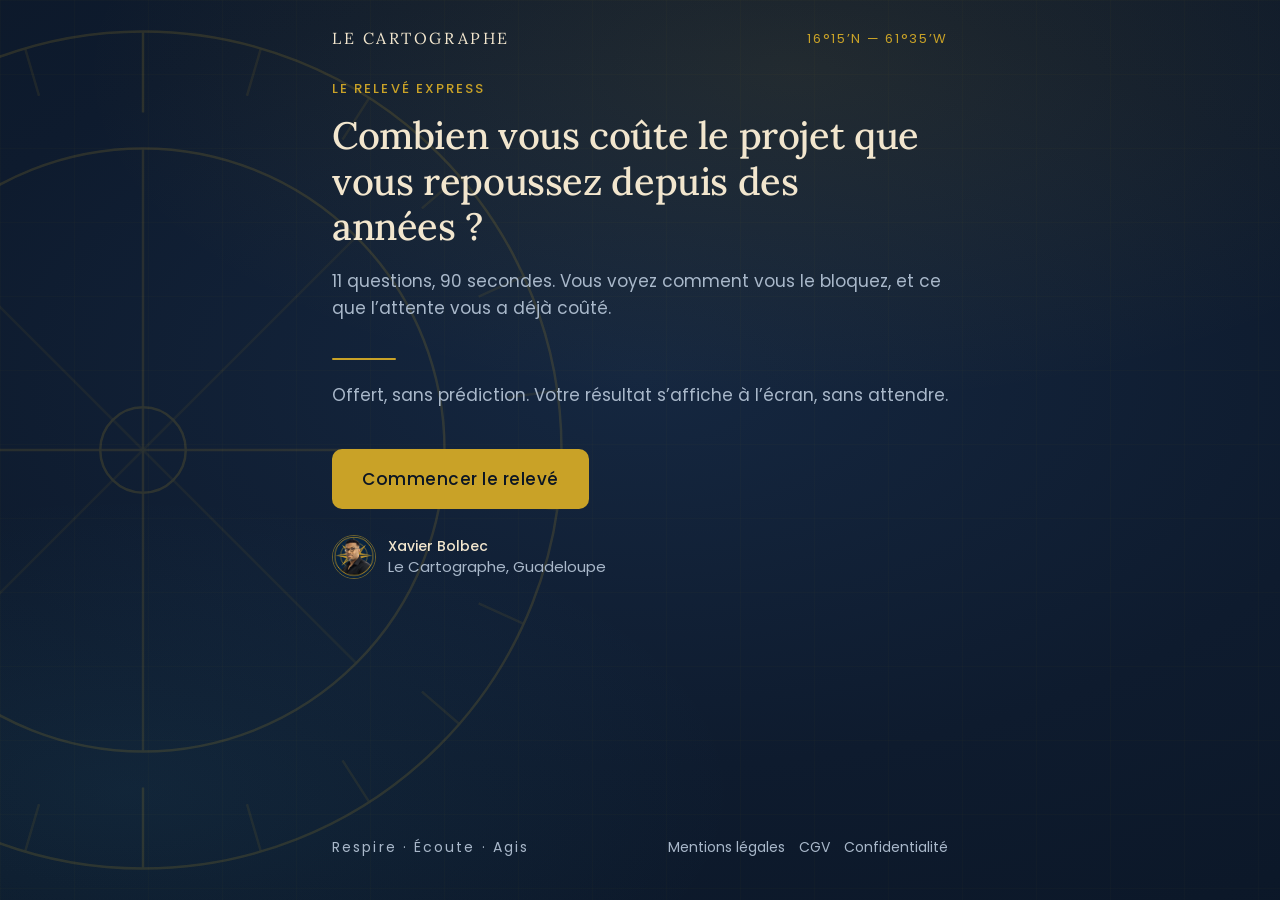
<file: index.html>
<!DOCTYPE html>
<html lang="fr">
<head>
<meta charset="utf-8">
<meta name="viewport" content="width=device-width, initial-scale=1, viewport-fit=cover">
<title>Le Relevé express · Le Cartographe</title>
<meta name="description" content="11 questions, 90 secondes. Pourquoi ce projet n'avance pas, et comment vous bloquez.">
<meta name="robots" content="index, follow">
<meta property="og:title" content="Le Relevé express · Le Cartographe">
<meta property="og:description" content="Combien vous coûte le projet que vous repoussez depuis des années ? 11 questions, 90 secondes, offert.">
<meta property="og:type" content="website">
<meta property="og:url" content="https://lecartographe.netlify.app/">
<meta property="og:image" content="https://lecartographe.netlify.app/apercu.png">
<meta property="og:image:width" content="1200">
<meta property="og:image:height" content="630">
<meta property="og:locale" content="fr_FR">
<meta name="twitter:card" content="summary_large_image">
<meta name="twitter:title" content="Le Relevé express · Le Cartographe">
<meta name="twitter:description" content="Combien vous coûte le projet que vous repoussez depuis des années ? 11 questions, 90 secondes, offert.">
<meta name="twitter:image" content="https://lecartographe.netlify.app/apercu.png">
<link rel="preconnect" href="https://fonts.googleapis.com">
<link rel="preconnect" href="https://fonts.gstatic.com" crossorigin>
<link href="https://fonts.googleapis.com/css2?family=Lora:ital,wght@0,400;0,500;0,600;1,400&family=Poppins:wght@300;400;500&display=swap" rel="stylesheet">
<style>
:root{
  --nuit:#0E1B2E; --nuit-2:#0A1524; --nuit-3:#152740;
  --or:#C9A227; --or-clair:#E3C25C;
  --bleu:#4EC3E8; --creme:#F2E6CE;
  --texte:#E8E2D4; --texte-doux:#A9B8CA;
  --serif:'Lora',Georgia,serif; --sans:'Poppins',-apple-system,BlinkMacSystemFont,sans-serif;
  --max:660px;
}
*{box-sizing:border-box;margin:0;padding:0;-webkit-tap-highlight-color:transparent}
html{-webkit-text-size-adjust:100%}
body{
  background:var(--nuit); color:var(--texte); font-family:var(--sans); font-weight:300;
  line-height:1.62; min-height:100vh; min-height:100dvh;
  background-image:
    radial-gradient(ellipse 90% 60% at 62% 8%, rgba(201,162,39,.10), transparent 62%),
    radial-gradient(ellipse 80% 55% at 10% 88%, rgba(78,195,232,.07), transparent 60%),
    radial-gradient(ellipse 120% 90% at 50% 42%, var(--nuit-3), var(--nuit) 48%, var(--nuit-2) 100%);
  background-attachment:fixed;
}
.grille{position:fixed;inset:0;pointer-events:none;z-index:0;opacity:.5;
  background-image:linear-gradient(rgba(201,162,39,.05) 1px,transparent 1px),
                   linear-gradient(90deg,rgba(201,162,39,.05) 1px,transparent 1px);
  background-size:74px 74px;}
.fond-rose{position:fixed;inset:0;overflow:hidden;pointer-events:none;z-index:0}
.rose-fond{position:absolute;left:-24%;top:50%;transform:translateY(-50%);
  width:150vw;max-width:900px;opacity:.16;pointer-events:none;z-index:0}
.enveloppe{position:relative;z-index:1;max-width:var(--max);margin:0 auto;
  padding:26px 22px calc(40px + env(safe-area-inset-bottom));
  min-height:100vh;min-height:100dvh;display:flex;flex-direction:column}

/* ---------- en-tete ---------- */
header{display:flex;align-items:center;justify-content:space-between;gap:14px;margin-bottom:26px}
.marque{font-family:var(--serif);font-size:15px;letter-spacing:.16em;text-transform:uppercase;color:var(--creme)}
.coord{font-size:11px;letter-spacing:.13em;color:var(--or);white-space:nowrap}

/* ---------- progression ---------- */
.jauge{height:2px;background:rgba(242,230,206,.12);position:relative;margin-bottom:6px;border-radius:2px;overflow:hidden}
.jauge span{position:absolute;inset:0 auto 0 0;width:0;background:linear-gradient(90deg,var(--or),var(--or-clair));
  transition:width .55s cubic-bezier(.22,1,.36,1)}
.etape-num{font-size:11px;letter-spacing:.16em;color:var(--texte-doux);text-transform:uppercase;margin-bottom:30px}

/* ---------- ecrans ---------- */
.ecran{display:none;flex:1;animation:entre .55s cubic-bezier(.22,1,.36,1) both}
.ecran.actif{display:flex;flex-direction:column}
@keyframes entre{from{opacity:0;transform:translateY(14px)}to{opacity:1;transform:none}}
@media (prefers-reduced-motion:reduce){.ecran{animation:none}*{transition:none!important}}

h1{font-family:var(--serif);font-weight:500;font-size:clamp(30px,8vw,42px);line-height:1.16;
  color:var(--creme);margin-bottom:18px;letter-spacing:-.01em}
h2{font-family:var(--serif);font-weight:500;font-size:clamp(21px,5.4vw,27px);line-height:1.3;
  color:var(--creme);margin-bottom:22px}
.chapo{color:var(--texte-doux);font-size:15.5px;margin-bottom:14px}
.filet{width:64px;height:2px;background:var(--or);margin:22px 0;border-radius:2px}
.note{font-size:13px;color:var(--texte-doux);margin-top:14px;font-style:italic;font-family:var(--serif)}

/* ---------- choix ---------- */
.choix{display:flex;flex-direction:column;gap:10px;margin-top:4px}
.opt{display:block;width:100%;text-align:left;background:rgba(242,230,206,.035);
  border:1px solid rgba(242,230,206,.14);border-radius:11px;padding:16px 17px;
  color:var(--texte);font-family:var(--sans);font-size:15.5px;font-weight:300;line-height:1.45;
  cursor:pointer;transition:background .22s,border-color .22s,transform .12s}
.opt:hover{background:rgba(242,230,206,.07);border-color:rgba(201,162,39,.5)}
.opt:active{transform:scale(.985)}
.opt:focus-visible{outline:2px solid var(--or);outline-offset:2px}
.opt.pris{background:rgba(201,162,39,.13);border-color:var(--or)}

/* ---------- champs ---------- */
label.lab{display:block;font-size:12px;letter-spacing:.14em;text-transform:uppercase;
  color:var(--texte-doux);margin-bottom:9px}
input,textarea,select{width:100%;background:rgba(242,230,206,.05);border:1px solid rgba(242,230,206,.18);
  border-radius:10px;padding:14px 15px;color:var(--texte);font-family:var(--sans);font-size:16px;font-weight:300}
input:focus,textarea:focus,select:focus{outline:none;border-color:var(--or);background:rgba(242,230,206,.08)}
textarea{resize:vertical;min-height:96px}
select{appearance:none;background-image:url("data:image/svg+xml;utf8,<svg xmlns='http://www.w3.org/2000/svg' width='12' height='8'><path d='M1 1l5 5 5-5' stroke='%23C9A227' stroke-width='1.6' fill='none'/></svg>");
  background-repeat:no-repeat;background-position:right 14px center}
.date-ligne{display:grid;grid-template-columns:1fr 1.5fr 1.1fr;gap:9px}
.case{display:flex;gap:11px;align-items:flex-start;margin-top:18px;font-size:13px;color:var(--texte-doux)}
.case input{width:19px;height:19px;flex:0 0 19px;margin-top:2px;accent-color:var(--or)}
.case a{color:var(--or)}

/* ---------- boutons ---------- */
.actions{display:flex;gap:12px;align-items:center;margin-top:26px;flex-wrap:wrap}
.btn{background:var(--or);color:#0B1524;border:none;border-radius:10px;padding:15px 30px;
  font-family:var(--sans);font-size:15px;font-weight:500;letter-spacing:.03em;cursor:pointer;
  transition:background .2s,transform .12s}
.btn:hover{background:var(--or-clair)}
.btn:active{transform:scale(.98)}
.btn[disabled]{opacity:.34;cursor:not-allowed}
.btn-fant{background:none;color:var(--texte-doux);border:1px solid rgba(242,230,206,.2)}
.btn-fant:hover{background:rgba(242,230,206,.06);color:var(--texte)}
.lien-retour{background:none;border:none;color:var(--texte-doux);font-family:var(--sans);
  font-size:13.5px;cursor:pointer;padding:6px 0}
.lien-retour:hover{color:var(--or)}
.err{color:#E88A7A;font-size:13.5px;margin-top:11px;min-height:19px}

/* ---------- resultat ---------- */
#resultat h1{font-size:clamp(26px,6.6vw,34px)}
.calcul{display:flex;flex-wrap:wrap;gap:9px;margin:4px 0 24px}
.jeton{border:1px solid rgba(201,162,39,.45);border-radius:999px;padding:7px 15px;
  font-size:12.5px;letter-spacing:.09em;color:var(--or);background:rgba(201,162,39,.07)}
.bloc{margin:0 0 26px}
.bloc .titre{font-size:11px;letter-spacing:.19em;text-transform:uppercase;color:var(--or);
  margin-bottom:11px;display:flex;align-items:center;gap:10px}
.bloc .titre::after{content:"";flex:1;height:1px;background:rgba(201,162,39,.28)}
.bloc p{font-size:16px;margin-bottom:11px}
.bloc p:last-child{margin-bottom:0}
.encadre{border-left:2px solid var(--or);padding:16px 0 16px 18px;background:rgba(201,162,39,.06);
  border-radius:0 10px 10px 0;margin:6px 0 10px}
.encadre .date-cle{font-family:var(--serif);font-size:clamp(21px,5.4vw,26px);color:var(--creme);
  display:block;margin-bottom:9px;line-height:1.28}
.reserve{border:1px solid rgba(242,230,206,.16);border-radius:12px;padding:20px;margin-top:6px;
  background:rgba(10,21,36,.5)}
.envoi{font-size:13.5px;color:var(--texte-doux);margin-top:22px;padding-top:20px;
  border-top:1px solid rgba(242,230,206,.12)}


/* ===== RESULTAT v4 : panneaux encadres ===== */
#resultat{text-align:center}
.pan{background:#13233A;border:1px solid rgba(201,162,39,.28);border-radius:6px;padding:34px 20px 30px;margin:0 -8px 18px}
.carte-int{background:#182B46;border:1px solid rgba(201,162,39,.2);border-radius:6px;padding:28px 18px}
.sep{display:flex;align-items:center;justify-content:center;gap:10px;margin:0 auto 18px}
.sep i{display:block;width:54px;height:1px;background:var(--or)}
.sep svg{width:12px;height:12px}
.sur-titre{font-size:12px;font-weight:500;letter-spacing:.16em;text-transform:uppercase;color:var(--or);margin-bottom:12px}
.p-it{font-family:var(--serif);font-style:italic;font-size:16.5px;color:var(--texte-doux);margin-bottom:6px}
.p-h1{font-family:var(--serif);font-weight:500;font-size:clamp(31px,8.6vw,40px);line-height:1.15;color:var(--creme);margin-bottom:16px}
.p-def{font-family:var(--serif);font-style:italic;font-size:17px;line-height:1.6;color:var(--texte)}
.p-or{font-family:var(--serif);font-style:italic;font-size:17px;line-height:1.55;color:var(--or-clair);margin-top:14px}
.p-h2{font-family:var(--serif);font-weight:500;font-size:clamp(22px,6vw,26px);line-height:1.3;color:var(--creme);margin-bottom:16px}
.pan p.t{font-size:15.5px;line-height:1.75;color:var(--texte);margin-bottom:14px}
.bloc-s{margin-top:34px}
.r-carte{display:block;width:100%;max-width:340px;height:auto;margin:22px auto 0}
.r-carte .courbe{fill:none;stroke:rgba(242,230,206,.12);stroke-width:1}
.r-carte .route{fill:none;stroke:var(--or);stroke-width:2.2;stroke-linecap:round;stroke-linejoin:round}
.r-carte .route-fin{fill:none;stroke:var(--or);stroke-width:1.4;stroke-dasharray:2 7;stroke-linecap:round;opacity:.55}
.r-carte .mur{stroke:var(--creme);stroke-width:5;stroke-linecap:round}
.r-carte .point{fill:var(--or-clair)}
.r-carte .halo{fill:none;stroke:var(--or);stroke-width:1;opacity:.5}
.r-carte text{font-family:var(--serif);font-style:italic;font-size:13px;fill:var(--texte-doux)}
.trace{stroke-dasharray:var(--l);stroke-dashoffset:var(--l);animation:trace 1.8s .3s cubic-bezier(.45,0,.2,1) forwards}
@keyframes trace{to{stroke-dashoffset:0}}
@media (prefers-reduced-motion:reduce){.trace{animation:none;stroke-dashoffset:0}}
.reps{text-align:left;margin:0 0 18px}
.rep{display:grid;grid-template-columns:18px 1fr;gap:6px;background:#182B46;border:1px solid rgba(242,230,206,.07);border-radius:5px;padding:14px 14px;margin-bottom:9px}
.rep svg{width:10px;height:10px;margin-top:7px}
.rep b{display:block;font-weight:400;font-size:15px;color:var(--creme);line-height:1.5}
.rep small{display:block;font-family:var(--serif);font-style:italic;font-size:14px;color:var(--or-clair);margin-top:3px}
.encart{text-align:center;background:#1B2F4C;border-left:2px solid var(--or);border-radius:5px;padding:20px 16px;margin:4px 0 6px}
.encart p{font-size:15.5px;line-height:1.72;margin-bottom:10px}
.encart p:last-child{margin-bottom:0}
.feuille{position:relative;background:#F2E6CE;color:#1B2A40;border-radius:3px;padding:28px 22px 24px;margin:6px 2px 10px;text-align:left;
  box-shadow:0 26px 50px -20px rgba(0,0,0,.7),0 0 0 1px rgba(201,162,39,.35)}
.feuille::before{content:"";position:absolute;inset:8px;border:1px solid rgba(201,162,39,.55);pointer-events:none}
.f-tete{display:flex;justify-content:space-between;align-items:baseline;gap:10px;margin-bottom:16px}
.f-marque{font-family:var(--serif);font-size:12px;letter-spacing:.14em;color:#8A6D12}
.f-coord{font-size:10.5px;color:#8A6D12}
.f-titre{font-family:var(--serif);font-size:24px;line-height:1.2;color:#0E1B2E;margin-bottom:4px}
.f-projet{font-family:var(--serif);font-style:italic;font-size:15px;color:#43526A;margin-bottom:16px}
.f-rub{font-family:var(--serif);font-size:15px;font-weight:600;color:#0E1B2E;margin:14px 0 8px}
.f-rub span{color:#A8841A;font-weight:400;margin-right:6px}
.flou{display:block;height:9px;border-radius:5px;background:rgba(14,27,46,.16);margin:7px 0;filter:blur(2.5px)}
.f-sceau{position:absolute;right:18px;bottom:18px;width:60px;height:60px;opacity:.9}
.compare{border:1px solid rgba(242,230,206,.14);border-radius:5px;overflow:hidden;margin:4px -6px 0;font-size:12.8px;text-align:left}
.c-tete,.c-ligne{display:grid;grid-template-columns:minmax(0,.85fr) minmax(0,1fr) minmax(0,1.15fr)}
.c-tete span,.c-ligne span{overflow-wrap:break-word;hyphens:auto}
.c-tete span,.c-ligne span{padding:11px 9px;border-right:1px solid rgba(242,230,206,.09)}
.c-tete span:last-child,.c-ligne span:last-child{border-right:none}
.c-tete{background:#182B46;font-weight:500;color:var(--creme)}
.c-ligne{border-top:1px solid rgba(242,230,206,.09)}
.c-ligne span:first-child{color:var(--texte-doux)}
@media (max-width:420px){
  .c-tete{grid-template-columns:1fr 1fr}.c-tete span:first-child{display:none}
  .c-ligne{grid-template-columns:1fr 1fr}
  .c-ligne span:first-child{grid-column:1/-1;border-right:none;padding:9px 11px 0;font-size:11.5px;letter-spacing:.08em;text-transform:uppercase}
  .c-ligne span{padding:6px 11px 11px}
}
.c-or{background:rgba(201,162,39,.1);color:var(--creme)}
.c-tete .c-or{color:var(--or-clair)}
.etapes{text-align:left;margin-top:6px}
.etape{display:grid;grid-template-columns:40px 1fr;gap:12px;margin-bottom:18px}
.etape .n{width:34px;height:34px;border:1px solid var(--or);border-radius:50%;display:grid;place-items:center;font-family:var(--serif);color:var(--or);font-size:15px}
.etape b{display:block;font-weight:500;color:var(--creme);font-size:15.5px;margin-bottom:2px}
.etape span{font-size:14.5px;line-height:1.6;color:var(--texte-doux)}
.portrait{display:block;width:140px;height:140px;border-radius:50%;margin:0 auto 20px;object-fit:cover;box-shadow:0 14px 34px -14px rgba(0,0,0,.7)}
.signature{font-family:var(--serif);font-style:italic;font-size:19px;color:var(--or-clair);margin-top:8px}
.offre-titre{font-family:var(--serif);font-style:italic;font-size:clamp(26px,7vw,31px);line-height:1.2;color:var(--or-clair);margin-bottom:10px}
.offre-sous{font-family:var(--serif);font-style:italic;font-size:16px;line-height:1.55;color:var(--texte);margin-bottom:10px}
.vos-reps{margin-top:26px}.vos-reps summary{cursor:pointer;font-family:Poppins,sans-serif;font-size:14px;letter-spacing:.04em;color:var(--or,#C9A227);padding:10px 0;list-style-position:inside}.vos-reps .reps{margin-top:12px}
.calc{display:block;font-size:13px;line-height:1.55;opacity:.75;font-style:italic}
.offre-lieu{font-size:14px;color:var(--texte-doux);margin-bottom:22px}
.prix3{font-family:var(--serif);font-size:42px;color:var(--creme);line-height:1;margin-bottom:6px}
.prix-sous{font-size:13px;color:var(--texte-doux);margin-bottom:22px}
.btn-grand{display:block;width:100%;text-decoration:none;text-align:center;font-size:15px;letter-spacing:.12em;text-transform:uppercase;padding:19px 18px;
  box-shadow:0 12px 30px -10px rgba(201,162,39,.55)}
.garantie3{font-family:var(--serif);font-style:italic;font-size:15px;line-height:1.55;color:var(--creme);margin:20px auto 0;max-width:26em}
.conditions{font-size:12.5px;line-height:1.6;color:var(--texte-doux);margin:10px auto 0;max-width:30em}
.btn-contour{display:block;text-decoration:none;text-align:center;border:1px solid var(--or);color:var(--or-clair);border-radius:10px;padding:15px 18px;font-size:14px;letter-spacing:.1em;text-transform:uppercase;margin-top:16px}
.marque-fin{font-family:var(--serif);font-style:italic;font-size:24px;color:var(--or-clair);margin:26px 0 18px}
.avert{font-size:11.5px;line-height:1.65;color:var(--texte-doux);max-width:34em;margin:0 auto}
footer{margin-top:auto;padding-top:34px;display:flex;justify-content:space-between;
  align-items:center;gap:14px;flex-wrap:wrap}
.devise{font-size:12px;letter-spacing:.15em;color:var(--texte-doux)}
.mentions a{color:var(--texte-doux);font-size:12px;text-decoration:none;margin-left:14px}
.mentions a:hover{color:var(--or)}
.sr{position:absolute;width:1px;height:1px;overflow:hidden;clip:rect(0 0 0 0);white-space:nowrap}
#r-cout b{color:var(--or);font-weight:600}
/* ===== design v5 : hiérarchie, lecture, confiance ===== */
.sur-acc{font-size:12px;font-weight:500;letter-spacing:.16em;text-transform:uppercase;color:var(--or);margin-bottom:14px}
#ecr-0 h1{font-size:clamp(27px,7.4vw,38px);line-height:1.2}
.btn-acc{width:100%;padding:17px 30px;font-size:16px}
@media (min-width:700px){.btn-acc{width:auto}}
.signe-acc{display:flex;align-items:center;gap:12px;margin-top:26px}
.signe-acc img{width:44px;height:44px;border-radius:50%;object-fit:cover;border:1px solid rgba(201,162,39,.5)}
.signe-acc b{display:block;font-weight:500;font-size:14px;color:var(--creme);line-height:1.3}
.signe-acc small{display:block;font-size:12.5px;color:var(--texte-doux)}
.pan p.t,.encart p,#r-synthese p,#r-date p,#r-pourquoi p{text-align:left}
.lien-stripe-2{margin-top:22px}
.sous-cta{font-size:13px;color:var(--texte-doux);margin-top:10px}
</style>
<link rel="stylesheet" href="/lisibilite.css">
</head>
<body>
<div class="grille" aria-hidden="true"></div>
<div class="fond-rose" aria-hidden="true"><svg class="rose-fond" viewBox="0 0 400 400" aria-hidden="true"><g id="rose-src" fill="none" stroke="#C9A227" stroke-width="1.1">
  <circle cx="200" cy="200" r="186"/><circle cx="200" cy="200" r="134"/><circle cx="200" cy="200" r="19"/>
  <g id="grads"></g>
  <path d="M200 66V200M200 200v134M66 200h134M200 200h134" stroke-opacity=".85"/>
  <path d="M200 200 105 105M200 200l95-95M200 200l95 95M200 200l-95 95" stroke-opacity=".45"/>
</g></svg></div>

<div class="enveloppe">
  <header>
    <div class="marque">Le Cartographe</div>
    <div class="coord">16°15&rsquo;N — 61°35&rsquo;W</div>
  </header>

  <div id="progression" hidden>
    <div class="jauge"><span id="jauge-barre"></span></div>
    <div class="etape-num" id="etape-num">Question 1 sur 11</div>
  </div>

  <!-- ========== ACCUEIL ========== -->
  <section class="ecran actif" id="ecr-0">
    <div class="sur-acc">Le Relevé express</div>
    <h1>Combien vous coûte le projet que vous repoussez depuis des années&nbsp;?</h1>
    <p class="chapo">11 questions, 90 secondes. Vous voyez comment vous le bloquez, et ce que l&rsquo;attente vous a déjà coûté.</p>
    <div class="filet"></div>
    <p class="chapo">Offert, sans prédiction. Votre résultat s&rsquo;affiche à l&rsquo;écran, sans attendre.</p>
    <div class="actions"><button class="btn btn-acc" data-va="1">Commencer le relevé</button></div>
    <div class="signe-acc"><img id="acc-portrait" alt="Xavier Bolbec" width="44" height="44"><span><b>Xavier Bolbec</b><small>Le Cartographe, Guadeloupe</small></span></div>
  </section>

  <!-- ========== QUESTIONS ========== -->
  <section class="ecran" id="ecr-1">
    <h2>Votre prénom</h2>
    <label class="lab" for="prenom">Prénom</label>
    <input id="prenom" type="text" autocomplete="given-name" enterkeyhint="next" placeholder="Xavier">
    <p class="err" id="err-1"></p>
    <div class="actions"><button class="btn" data-va="2">Continuer</button>
      <button class="lien-retour" data-va="0">Retour</button></div>
  </section>

  <section class="ecran" id="ecr-2">
    <h2>Votre date de naissance</h2>
    <p class="chapo">Sans elle, il n&rsquo;y a rien à relever. Le reste du questionnaire ne fait que préciser le terrain ; c&rsquo;est cette date qui le dessine.</p>
    <div class="date-ligne">
      <select id="n-jour" aria-label="Jour"></select>
      <select id="n-mois" aria-label="Mois"></select>
      <select id="n-annee" aria-label="Année"></select>
    </div>
    <p class="err" id="err-2"></p>
    <div class="actions"><button class="btn" data-va="3">Continuer</button>
      <button class="lien-retour" data-va="1">Retour</button></div>
  </section>

  <section class="ecran" id="ecr-3">
    <h2>Ce projet que vous repoussez, il touche à quoi&nbsp;?</h2>
    <div class="choix" data-q="relief">
      <button class="opt" data-v="crete">Mon travail, mon activité</button>
      <button class="opt" data-v="faille">Créer ce qui me ressemble : une marque, une chaîne, un livre</button>
      <button class="opt" data-v="versant">Un changement de cap : un métier, un lieu, une formation</button>
      <button class="opt" data-v="brouillard">Je n&rsquo;arrive pas encore à le nommer</button>
    </div>
    <div class="actions"><button class="lien-retour" data-va="2">Retour</button></div>
  </section>

  <section class="ecran" id="ecr-4">
    <h2>Face à ce projet, que se passe-t-il vraiment&nbsp;?</h2>
    <div class="choix" data-q="porte">
      <button class="opt" data-v="passe">Je me lance, puis je fais marche arrière</button>
      <button class="opt" data-v="gue">J&rsquo;y pense sans arrêt, sans jamais trancher</button>
      <button class="opt" data-v="col">J&rsquo;attends un avis, un signe, une validation</button>
      <button class="opt" data-v="seuil">Je sais ce qu&rsquo;il faut faire, mais je ne démarre pas</button>
    </div>
    <div class="actions"><button class="lien-retour" data-va="3">Retour</button></div>
  </section>

  <section class="ecran" id="ecr-4b">
    <h2>La dernière fois que vous avez lâché ce projet, que s&rsquo;est-il passé juste avant&nbsp;?</h2>
    <div class="choix" data-q="cause">
      <button class="opt" data-v="regard">Quelqu&rsquo;un m&rsquo;a demandé où j&rsquo;en étais</button>
      <button class="opt" data-v="chemin">Je ne savais plus quelle était l&rsquo;étape suivante</button>
      <button class="opt" data-v="exigence">Ce que j&rsquo;avais fait ne me semblait pas à la hauteur</button>
      <button class="opt" data-v="priorite">Autre chose est passé devant</button>
    </div>
    <div class="actions"><button class="lien-retour" data-va="4">Retour</button></div>
  </section>

  <section class="ecran" id="ecr-5">
    <h2>Depuis combien de temps le repoussez-vous&nbsp;?</h2>
    <div class="choix" data-q="duree">
      <button class="opt" data-v="court">Moins d&rsquo;un an</button>
      <button class="opt" data-v="moyen">Un à trois ans</button>
      <button class="opt" data-v="long">Trois à dix ans</button>
      <button class="opt" data-v="tres_long">Plus longtemps que je ne veux l&rsquo;admettre</button>
    </div>
    <div class="actions"><button class="lien-retour" data-va="5">Retour</button></div>
  </section>

  <section class="ecran" id="ecr-6">
    <h2>Qu&rsquo;est-ce qui a changé chez vous ces douze derniers mois&nbsp;?</h2>
    <div class="choix" data-q="mouvement">
      <button class="opt" data-v="rien">Rien, et c&rsquo;est précisément ce qui m&rsquo;inquiète</button>
      <button class="opt" data-v="trop">Beaucoup, et trop vite</button>
      <button class="opt" data-v="arret">J&rsquo;ai arrêté quelque chose</button>
      <button class="opt" data-v="debut">J&rsquo;ai commencé quelque chose</button>
    </div>
    <div class="actions"><button class="lien-retour" data-va="6">Retour</button></div>
  </section>

  <section class="ecran" id="ecr-7">
    <h2>Si ce projet n&rsquo;a toujours pas avancé dans un an&nbsp;?</h2>
    <div class="choix" data-q="enjeu">
      <button class="opt" data-v="tenable">Je vivrai avec</button>
      <button class="opt" data-v="couteux">Je le regretterai, mais je ferai avec</button>
      <button class="opt" data-v="casse">Je crois que je l&rsquo;abandonnerai</button>
      <button class="opt" data-v="evite">Je ne veux pas y penser</button>
    </div>
    <div class="actions"><button class="lien-retour" data-va="7">Retour</button></div>
  </section>

  <section class="ecran" id="ecr-7b">
    <h2>Si ce projet tournait, que vous rapporterait-il chaque mois&nbsp;?</h2>
    <div class="choix" data-q="revenu">
      <button class="opt" data-v="rien">Rien, ce n&rsquo;est pas son but</button>
      <button class="opt" data-v="r200">De 200 à 500&nbsp;€</button>
      <button class="opt" data-v="r500">De 500 à 2&nbsp;000&nbsp;€</button>
      <button class="opt" data-v="r2000">Plus de 2&nbsp;000&nbsp;€</button>
    </div>
    <div class="actions"><button class="lien-retour" data-va="8">Retour</button></div>
  </section>

  <section class="ecran" id="ecr-8">
    <h2>En une phrase&nbsp;: le projet que vous repoussez</h2>
    <p class="chapo">Facultatif. Mais si vous l&rsquo;écrivez, je la lis.</p>
    <textarea id="phrase" maxlength="200" placeholder="Une phrase suffit."></textarea>
    <div class="actions"><button class="btn" data-va="11">Continuer</button>
      <button class="lien-retour" data-va="9">Retour</button></div>
  </section>

  <section class="ecran" id="ecr-9">
    <h2>Où vous envoyer votre résultat&nbsp;?</h2>
    <p class="chapo">Votre résultat s&rsquo;affiche tout de suite. L&rsquo;adresse sert à vous l&rsquo;envoyer, puis à quelques messages sur ce projet. Un clic suffit pour ne plus les recevoir.</p>
    <label class="lab" for="email">Adresse électronique</label>
    <input id="email" type="email" autocomplete="email" inputmode="email" enterkeyhint="done" placeholder="vous@exemple.fr">
    <label class="case"><input type="checkbox" id="rgpd">
      <span>J&rsquo;accepte de recevoir mon relevé et les messages du Cartographe. Je peux me désinscrire à tout moment. <a href="/confidentialite.html">Politique de confidentialité</a></span></label>
    <p class="err" id="err-9"></p>
    <p class="note" style="margin-top:6px">Le Relevé express est réservé aux personnes majeures.</p>
    <div class="actions"><button class="btn" id="btn-final">Afficher mon résultat</button>
      <button class="lien-retour" data-va="10">Retour</button></div>
  </section>

  <!-- ========== RESULTAT ========== -->
  <section class="ecran" id="resultat">

    <div class="pan">
      <div class="sep"><i></i><svg viewBox="0 0 12 12"><path d="M6 0l1.4 4.6L12 6l-4.6 1.4L6 12l-1.4-4.6L0 6l4.6-1.4z" fill="#C9A227"/></svg><i></i></div>
      <div class="sur-titre" id="r-sur">Votre résultat</div>
      <p class="p-it" id="r-it"></p>
      <h1 class="p-h1" id="r-titre">Vous êtes ici.</h1>
      <p class="p-def" id="r-porte"></p>
      <p class="p-or" id="r-bonne"></p>
      <svg class="r-carte" id="r-carte" viewBox="0 0 400 170" aria-hidden="true"></svg>

      <div class="bloc-s">
        <div class="sep"><i></i><svg viewBox="0 0 12 12"><path d="M6 0l1.4 4.6L12 6l-4.6 1.4L6 12l-1.4-4.6L0 6l4.6-1.4z" fill="#C9A227"/></svg><i></i></div>
        <h2 class="p-h2">Ce que vos réponses révèlent</h2>
        <div id="r-synthese"></div>
        <details class="vos-reps"><summary>Revoir vos réponses</summary><div class="reps" id="r-reps"></div></details>
      </div>

      <div class="bloc-s">
        <div class="sep"><i></i><svg viewBox="0 0 12 12"><path d="M6 0l1.4 4.6L12 6l-4.6 1.4L6 12l-1.4-4.6L0 6l4.6-1.4z" fill="#C9A227"/></svg><i></i></div>
        <h2 class="p-h2">Ce que votre date de naissance dit de vous</h2>
        <div id="r-date"></div>
      </div>

      <div class="bloc-s">
        <div class="sep"><i></i><svg viewBox="0 0 12 12"><path d="M6 0l1.4 4.6L12 6l-4.6 1.4L6 12l-1.4-4.6L0 6l4.6-1.4z" fill="#C9A227"/></svg><i></i></div>
        <h2 class="p-h2">Pourquoi c&rsquo;est si dur d&rsquo;y arriver seul</h2>
        <div id="r-pourquoi"></div>
      </div>

      <div class="bloc-s">
        <div class="sep"><i></i><svg viewBox="0 0 12 12"><path d="M6 0l1.4 4.6L12 6l-4.6 1.4L6 12l-1.4-4.6L0 6l4.6-1.4z" fill="#C9A227"/></svg><i></i></div>
        <h2 class="p-h2">Ce que l&rsquo;attente vous coûte</h2>
        <div class="encart" id="r-cout"></div>
        <p class="p-or" id="r-cout-or"></p>
        <a class="btn btn-grand lien-stripe-2" href="https://buy.stripe.com/28EeVd0j47Sj1iIbkgb7y00">Je reçois mon Relevé</a>
        <p class="sous-cta">397&nbsp;€, paiement unique. Reçu sous 7 jours après votre questionnaire.</p>
      </div>
    </div>

    <div class="pan">
      <div class="sep"><i></i><svg viewBox="0 0 12 12"><path d="M6 0l1.4 4.6L12 6l-4.6 1.4L6 12l-1.4-4.6L0 6l4.6-1.4z" fill="#C9A227"/></svg><i></i></div>
      <h2 class="p-h2">La page que vous n&rsquo;avez pas encore</h2>
      <p class="t" id="r-bascule">Savoir où l&rsquo;on est ne dit pas par où sortir.</p>
      <div class="feuille" aria-label="Aperçu de votre Relevé">
        <div class="f-tete"><span class="f-marque">LE CARTOGRAPHE</span><span class="f-coord">16°15&rsquo;N 61°35&rsquo;W</span></div>
        <div class="f-titre" id="f-titre">Le Relevé de</div>
        <div class="f-projet" id="f-projet"></div>
        <div class="f-rub"><span>I.</span>Pourquoi ce projet n&rsquo;avance pas</div>
        <i class="flou" style="width:96%"></i><i class="flou" style="width:88%"></i><i class="flou" style="width:62%"></i>
        <div class="f-rub"><span>II.</span>Ce qui doit guider votre choix</div>
        <i class="flou" style="width:92%"></i><i class="flou" style="width:74%"></i>
        <div class="f-rub"><span>III.</span>Votre premier pas, et sa date</div>
        <i class="flou" style="width:84%"></i><i class="flou" style="width:48%"></i>
        <svg class="f-sceau" viewBox="0 0 80 80" aria-hidden="true"><g fill="none" stroke="#A8841A" stroke-width="1.2"><circle cx="40" cy="40" r="36"/><circle cx="40" cy="40" r="27"/><path d="M40 8v64M8 40h64" opacity=".7"/><path d="M40 16l5 24-5 24-5-24z" fill="#A8841A" fill-opacity=".25"/></g></svg>
      </div>
      <p class="p-or">Les trois réponses qui manquent ne se calculent pas d&rsquo;ici. Elles s&rsquo;écrivent à partir de votre questionnaire.</p>

      <div class="bloc-s">
        <div class="sep"><i></i><svg viewBox="0 0 12 12"><path d="M6 0l1.4 4.6L12 6l-4.6 1.4L6 12l-1.4-4.6L0 6l4.6-1.4z" fill="#C9A227"/></svg><i></i></div>
        <h2 class="p-h2">Ce que seul le Relevé vous donne</h2>
        <div class="compare">
          <div class="c-tete"><span></span><span>Relevé express</span><span class="c-or">Le Relevé</span></div>
          <div class="c-ligne"><span>Ce qu&rsquo;il vous dit</span><span>Comment vous bloquez</span><span class="c-or">Pourquoi vous bloquez, et par où sortir</span></div>
          <div class="c-ligne"><span>Sur quoi il repose</span><span>11 réponses rapides</span><span class="c-or">Un questionnaire sur vous et votre projet</span></div>
          <div class="c-ligne"><span>À qui il s&rsquo;adresse</span><span>Un profil partagé avec d&rsquo;autres</span><span class="c-or">Vous seul</span></div>
          <div class="c-ligne"><span>Comment il est produit</span><span>Calculé automatiquement</span><span class="c-or">Écrit par le Cartographe</span></div>
          <div class="c-ligne"><span>Ce que vous en faites</span><span>Vous comprenez</span><span class="c-or">Vous agissez, avec un premier pas daté</span></div>
        </div>
        <p class="p-or">Le Relevé express s&rsquo;arrête au diagnostic. Le Relevé commence là où il s&rsquo;arrête.</p>
      </div>

      <div class="bloc-s">
        <div class="sep"><i></i><svg viewBox="0 0 12 12"><path d="M6 0l1.4 4.6L12 6l-4.6 1.4L6 12l-1.4-4.6L0 6l4.6-1.4z" fill="#C9A227"/></svg><i></i></div>
        <h2 class="p-h2">Je ne m&rsquo;occupe pas de votre projet. Je m&rsquo;occupe de vous face à votre projet.</h2>
        <p class="t">Pas de dossier à monter, pas de démarches à faire. Une lecture de ce qui vous retient, et de la façon dont vous avancez quand vous êtes juste.</p>
      </div>

      <div class="bloc-s">
        <div class="sep"><i></i><svg viewBox="0 0 12 12"><path d="M6 0l1.4 4.6L12 6l-4.6 1.4L6 12l-1.4-4.6L0 6l4.6-1.4z" fill="#C9A227"/></svg><i></i></div>
        <h2 class="p-h2">Ce avec quoi vous repartez</h2>
        <div class="reps"><div class="rep"><svg viewBox="0 0 10 10"><path d="M5 0l5 5-5 5-5-5z" fill="#C9A227"/></svg><div><b>Votre terrain</b><small>Où vous en êtes vraiment, et les forces sur lesquelles vous pouvez vous appuyer pour avancer.</small></div></div><div class="rep"><svg viewBox="0 0 10 10"><path d="M5 0l5 5-5 5-5-5z" fill="#C9A227"/></svg><div><b>Votre temps</b><small>Ce que la période que vous traversez rend plus facile, et ce qu&rsquo;elle rend plus lourd. De quoi caler votre premier geste au lieu de le forcer.</small></div></div><div class="rep"><svg viewBox="0 0 10 10"><path d="M5 0l5 5-5 5-5-5z" fill="#C9A227"/></svg><div><b>Votre premier geste</b><small>Un geste précis, à poser dès le lendemain, avec sa date.</small></div></div></div>
      </div>

      <div class="bloc-s">
        <div class="sep"><i></i><svg viewBox="0 0 12 12"><path d="M6 0l1.4 4.6L12 6l-4.6 1.4L6 12l-1.4-4.6L0 6l4.6-1.4z" fill="#C9A227"/></svg><i></i></div>
        <h2 class="p-h2">Comment ça se déroule</h2>
        <div class="etapes">
          <div class="etape"><div class="n">1</div><div><b>Vous réservez votre Relevé</b><span>Le paiement se fait en une fois, en ligne.</span></div></div>
          <div class="etape"><div class="n">2</div><div><b>Vous répondez au questionnaire</b><span>Il porte sur vous, et sur la façon dont vous vivez ce projet. Vous le remplissez à votre rythme.</span></div></div>
          <div class="etape"><div class="n">3</div><div><b>Votre lecture est écrite</b><span>À partir de vos réponses, de votre projet et de votre date. Rien n&rsquo;est repris d&rsquo;une autre personne.</span></div></div>
          <div class="etape"><div class="n">4</div><div><b>Vous la recevez sous 7 jours</b><span>En PDF, à votre nom&nbsp;: une page de synthèse à garder sous les yeux, puis le détail qui montre d&rsquo;où vient chaque conclusion.</span></div></div>
        </div>
      </div>
    </div>

    <div class="pan">
      <div class="carte-int">
        <div class="sep"><i></i><svg viewBox="0 0 12 12"><path d="M6 0l1.4 4.6L12 6l-4.6 1.4L6 12l-1.4-4.6L0 6l4.6-1.4z" fill="#C9A227"/></svg><i></i></div>
        <img class="portrait" src="[data-uri]" alt="Xavier Bolbec, Le Cartographe" width="140" height="140">
        <h2 class="p-h2">Qui suis-je&nbsp;?</h2>
        <p class="t">En 2007, je poste ma première vidéo. Pendant six ans, la vidéo reste ce que je fais à côté. Mon vrai travail, c&rsquo;est l&rsquo;entreprise où je suis salarié depuis 2003.</p>
        <p class="t">En 2013, elle ferme. Du jour au lendemain, il n&rsquo;y a plus rien à côté duquel garder la vidéo en attente.</p>
        <p class="t">Je me forme au montage pendant deux ans. En 2015, je décide d&rsquo;en faire mon métier. Le projet que je gardais de côté depuis huit ans devient mon travail.</p>
        <p class="t">Ensuite, j&rsquo;ai réalisé, tourné et monté une série devenue virale aux Antilles et en Guyane, puis achetée par France Télévisions. Et depuis 2021, je fais tourner avec mon épouse une entreprise de nettoyage industriel, sur le terrain presque tous les jours. Porter un projet à côté d&rsquo;un quotidien qui prend toute la place, je connais.</p>
        <p class="t">Depuis tout petit, je compte&nbsp;: les dalles du carrelage, puis les chiffres qui reviennent partout. Le montage m&rsquo;a appris le reste&nbsp;: prendre des morceaux éparpillés et en faire une histoire qui tient debout, avec une suite.</p>
        <p class="t">Moi, il a fallu qu&rsquo;une porte se ferme pour que je démarre. Vous n&rsquo;êtes pas obligé d&rsquo;attendre la vôtre.</p>
        <p class="p-or">Je ne prédis pas votre avenir.<br>Je vous aide à faire ce que j&rsquo;ai dû faire moi-même&nbsp;: repartir avec une carte.</p>
        <p class="signature">Xavier Bolbec</p>
      </div>
    </div>

    <div class="pan">
      <div class="carte-int">
        <div class="sur-titre">Votre prochaine étape</div>
        <h2 class="offre-titre">Le Relevé</h2>
        <p class="offre-sous">Sept jours après votre questionnaire, vous savez ce qui bloque ce projet, et le geste précis à poser dès le lendemain. Une lecture écrite pour vous seul.</p>
        <p class="offre-lieu">Réalisé à distance, reçu sous 7 jours après votre questionnaire</p>
        <div class="prix3">397&nbsp;€</div>
        <div class="prix-sous">Paiement unique, sans abonnement</div>
        <a class="btn btn-grand" id="lien-stripe" href="https://buy.stripe.com/28EeVd0j47Sj1iIbkgb7y00">Je reçois mon Relevé</a>
        <p class="garantie3">Si un point de votre lecture reste flou, je vous le clarifie par écrit. Si cela ne suffit pas, je vous rembourse.</p>
        <p class="conditions">Demande écrite dans les 14 jours suivant la réception de votre Relevé, en précisant le point qui reste flou. Je vous réponds d&rsquo;abord par une clarification écrite. Si elle ne suffit pas, vous êtes remboursé intégralement. Conditions détaillées dans les <a href="/cgv">conditions générales de vente</a>.</p>
      </div>
    </div>

    <div class="pan">
      <div class="carte-int">
        <h2 class="p-h2">Un projet plus lourd&nbsp;?</h2>
        <p class="t">S&rsquo;il engage plusieurs années, ou si un écrit seul ne suffira pas, commençons par une Escale&nbsp;: 30 minutes ensemble pour poser votre situation et choisir la formule qui vous convient.</p>
        <p class="t">Avec La Cartographie, vous repartez aussi avec&nbsp;:</p>
        <div class="reps" style="text-align:left"><div class="rep"><svg viewBox="0 0 10 10"><path d="M5 0l5 5-5 5-5-5z" fill="#C9A227"/></svg><div><b>Les forces en présence</b><small>Ce qui tire dans des sens opposés en vous, et pourquoi vous faites deux pas en avant, un pas en arrière.</small></div></div><div class="rep"><svg viewBox="0 0 10 10"><path d="M5 0l5 5-5 5-5-5z" fill="#C9A227"/></svg><div><b>Votre façon de décider</b><small>Le signal auquel vous fier, pour arrêter de trancher contre vous-même.</small></div></div></div>
        <a class="btn-contour" id="lien-calendly" href="/escale">Je réserve mon appel de 30 minutes</a>
        <p class="conditions" style="margin-top:10px">Offert, sans engagement</p>
      </div>
      <p class="marque-fin">Le Cartographe</p>
      <p class="avert">Le Cartographe est un accompagnement à la décision. Il ne prédit pas l&rsquo;avenir, ne constitue ni un soin médical ni un suivi psychologique, et ne garantit aucun résultat financier. Il ne traite ni de santé ni de vie sentimentale. Réservé aux personnes majeures.</p>
    </div>

    <p class="envoi" id="r-envoi">Votre résultat part à l&rsquo;instant sur votre adresse.</p>
  </section>

  <footer>
    <div class="devise">Respire · Écoute · Agis</div>
    <div class="mentions"><a href="/mentions-legales">Mentions légales</a><a href="/cgv">CGV</a><a href="/confidentialite">Confidentialité</a></div>
  </footer>
</div>

<script>
/* ============ rose des vents : 22 graduations ============ */
(function(){
  const g=document.getElementById('grads');
  for(let i=0;i<22;i++){
    const a=2*Math.PI*i/22-Math.PI/2, lg=(i%11===0), r0=lg?150:164;
    const l=document.createElementNS('http://www.w3.org/2000/svg','line');
    l.setAttribute('x1',200+r0*Math.cos(a)); l.setAttribute('y1',200+r0*Math.sin(a));
    l.setAttribute('x2',200+186*Math.cos(a)); l.setAttribute('y2',200+186*Math.sin(a));
    l.setAttribute('stroke-opacity',lg?'1':'.6'); g.appendChild(l);
  }
})();

/* ============ RENOMMAGE : reliefs et portes ============ */
const RELIEFS={
  crete:{dit:'ce projet touche à votre travail, à votre activité.'},
  faille:{dit:'ce projet est quelque chose à créer.'},
  versant:{dit:'ce projet est un changement de cap.'},
  brouillard:{dit:'ce projet, vous n\u2019arrivez pas encore à le nommer.'}
};
const PORTES={
  passe:{nom:'Le Demi-tour', au:'au Demi\u2011tour',
    def:'Vous partez vite, puis vous revenez sur vos pas. Le projet démarre souvent. Il ne s\u2019installe jamais.',
    symptome:'vous vous lancez, puis vous faites marche arrière', faux:'de l\u2019inconstance',
    pourquoi:['Vous avez déjà recommencé. Plusieurs fois.','Et chaque fois, ça s’arrête au même endroit. Tant que vous ne savez pas ce qui vous fait reculer, vous repartirez pour vous arrêter là encore.','Seul, on ne voit pas son propre schéma, parce qu’on est dedans. Quelqu’un de l’extérieur, lui, le voit.']},
  gue:{nom:'Le Rond-point', au:'au Rond\u2011point',
    def:'Vous tournez autour du projet sans jamais prendre de sortie. Chaque matin, la même question revient.',
    symptome:'vous y pensez sans arrêt, sans jamais trancher', faux:'de l\u2019indécision',
    pourquoi:['Vous avez déjà retourné la question dans tous les sens. Pendant des mois, peut-être.','Réfléchir encore ne vous aidera pas. C’est justement votre façon de rester sur place sans vous en rendre compte.','Ce qui vous manque, c’est une règle simple pour choisir. Seul, on n’arrive pas à la poser, parce qu’on veut garder toutes les portes ouvertes.']},
  col:{nom:'Le Feu rouge', au:'au Feu\u00a0rouge',
    def:'Vous êtes prêt à passer. Vous attendez que quelqu\u2019un vous donne le vert.',
    symptome:'vous attendez un avis, un signe, une validation', faux:'un manque de confiance',
    pourquoi:['Vous avez déjà demandé conseil. Plusieurs fois, sans doute.','Le problème, c’est que chaque avis vous fait douter un peu plus. Vous attendez un oui, et personne autour de vous ne peut le dire à votre place.','Il vous faut savoir ce que vous, vous voulez. Une fois que c’est clair, vous n’avez plus besoin d’attendre personne.']},
  seuil:{nom:'Le Pied du mur', au:'au Pied du\u00a0mur',
    def:'Vous savez ce qu\u2019il faut faire. Le premier geste, lui, ne vient pas.',
    symptome:'vous savez ce qu\u2019il faut faire, mais vous ne démarrez pas', faux:'un manque de courage',
    pourquoi:['Vous savez quoi faire. Vous avez peut-être même un plan.','Un plan de plus n’y changera rien : vous savez déjà quoi faire. Ce qui manque, c’est le démarrage.','Ce qui aide, c’est un premier geste tout petit, avec une date, et quelqu’un à qui vous l’avez dit. Seul, on trouve toujours une bonne raison de remettre à demain.']}
};

const QUESTIONS={
  relief:['Ce projet que vous repoussez touche à',{crete:'votre travail, votre activité',faille:'quelque chose à créer',versant:'un changement de cap',brouillard:'quelque chose que vous n’arrivez pas encore à nommer'}],
  porte:['Face à ce projet, ce qui se passe vraiment',{passe:'je me lance, puis je fais marche arrière',gue:'j’y pense sans arrêt, sans jamais trancher',col:'j’attends un avis, un signe, une validation',seuil:'je sais ce qu’il faut faire, mais je ne démarre pas'}],
  cause:['Juste avant de lâcher ce projet, la dernière fois',{regard:'quelqu’un m’a demandé où j’en étais',chemin:'je ne savais plus quelle était l’étape suivante',exigence:'ce que j’avais fait ne me semblait pas à la hauteur',priorite:'autre chose est passé devant'}],
  duree:['Depuis combien de temps vous le repoussez',{court:'moins d’un an',moyen:'un à trois ans',long:'trois à dix ans',tres_long:'plus longtemps que je ne veux l’admettre'}],
  mouvement:['Ce qui a changé chez vous ces douze derniers mois',{rien:'rien, et c’est précisément ce qui m’inquiète',trop:'beaucoup, et trop vite',arret:'j’ai arrêté quelque chose',debut:'j’ai commencé quelque chose'}],
  revenu:['Ce que ce projet vous rapporterait chaque mois',{rien:'rien, ce n’est pas son but',r200:'de 200 à 500 €',r500:'de 500 à 2 000 €',r2000:'plus de 2 000 €'}],
  enjeu:['Si ce projet n’a toujours pas avancé dans un an',{tenable:'je vivrai avec',couteux:'je le regretterai, mais je ferai avec',casse:'je crois que je l’abandonnerai',evite:'je ne veux pas y penser'}]
};
const CAUSES={
  passe:{
    regard:'Vous ne reculez pas devant le projet, vous reculez au moment où il devient visible. Tant qu’il reste secret, vous avancez.',
    chemin:'Vous démarrez sur l’élan, et l’élan s’arrête là où la carte s’arrête. Ce n’est pas la volonté qui lâche, c’est la deuxième étape qui n’existe pas.',
    exigence:'Vous reculez quand le résultat réel rencontre l’image que vous en aviez. Le projet ne s’arrête pas, il se fait juger trop tôt.',
    priorite:'Chaque reprise cède à la première urgence, parce que rien dans votre semaine ne lui appartient. Le projet n’a pas de place, il a des restes.'},
  gue:{
    regard:'Vous ne cherchez pas la bonne option, vous cherchez celle qu’on ne pourra pas vous reprocher. Elle n’existe pas, d’où la boucle.',
    chemin:'Vous comparez des destinations sans savoir à quoi ressemble le premier pas de chacune. On ne tranche pas entre deux brouillards.',
    exigence:'Tant que rien n’est choisi, rien ne peut être raté. La réflexion est devenue l’endroit où le projet reste parfait.',
    priorite:'Ce projet attend une décision qui n’a pas de date. Les urgences, elles, en ont toutes une.'},
  col:{
    regard:'Ce feu vert est une permission. Personne ne vous la donnera, parce que personne ne sait que vous l’attendez.',
    chemin:'Vous attendez qu’on vous montre la route, et vous appelez cette attente de la prudence.',
    exigence:'Vous attendez d’être prêt, et la barre monte chaque fois que vous l’approchez.',
    priorite:'Vous attendez le bon moment, mais votre agenda décide à votre place que ce n’est jamais maintenant.'},
  seuil:{
    regard:'Ce qui vous arrête n’est pas la tâche, c’est ce que la faire dirait de vous aux yeux des autres.',
    chemin:'Vous connaissez la destination, pas le premier geste. « Savoir quoi faire » est encore trop vague pour commencer.',
    exigence:'Vous savez déjà que la première version sera imparfaite. C’est elle que vous évitez, pas le projet.',
    priorite:'Vous ne manquez ni de clarté ni d’envie. Le projet perd simplement chaque arbitrage face à ce qui crie plus fort.'}
};
/* projet pas encore nommé : ce qui change dans le résultat */
const BROUILLARD={
  def:{seuil:'Vous sentez qu\u2019il faut bouger. Le premier geste, lui, ne vient pas.'},
  cause:{seuil:{chemin:'Vous ne voyez pas encore la destination. Sans elle, aucun premier geste ne paraît le bon, alors aucun ne vient.'}},
  pourquoi:{seuil:['Vous sentez que quelque chose doit changer, sans pouvoir encore dire quoi.','En y pensant seul, on compare des idées floues entre elles, et la comparaison tourne en rond.','Ce qui aide, c\u2019est un regard extérieur sur ce que vous faites déjà, puis un premier geste tout petit, avec une date.']},
  synthese:'Et ce projet n\u2019a pas encore de nom. C\u2019est fréquent à ce stade. C\u2019est aussi ce qui alourdit le reste&nbsp;: on ne démarre pas, on ne tranche pas, on ne demande pas d\u2019avis sur quelque chose de flou.'
};
const BONNE={passe:'Bonne nouvelle : vous savez démarrer. C’est la moitié du chemin.',gue:'Bonne nouvelle : un rond-point a toujours une sortie.',col:'Bonne nouvelle : le feu peut passer au vert sans attendre personne.',seuil:'Bonne nouvelle : devant un mur, on sait déjà où l’on est.'};
const DUREE_COURTE_FICHE={court:'moins d\u2019un an',moyen:'1 à 3 ans',long:'3 à 10 ans',tres_long:'plus de 10 ans'};
const DUREE_COURTE={court:'moins d’un an',moyen:'un à trois ans',long:'trois à dix ans',tres_long:'plus longtemps que vous ne voulez l’admettre'};
const COURBES='<path class="courbe" d="M-10 40C60 20 120 58 200 38S330 12 410 34"/><path class="courbe" d="M-10 78C70 60 140 96 220 76S340 50 410 70"/><path class="courbe" d="M-10 118C80 100 150 136 230 116S350 92 410 110"/><path class="courbe" d="M-10 152C90 138 160 166 240 150S360 130 410 146"/>';
const CARTES={
  passe:'<path class="route trace" style="--l:420" d="M24 132H250C300 132 322 108 322 88S300 46 250 46H150"/><path class="route-fin" d="M150 46H70"/><circle class="halo" cx="150" cy="46" r="11"/><circle class="point" cx="150" cy="46" r="5"/><text x="136" y="24">vous êtes ici</text>',
  gue:'<path class="route trace" style="--l:380" d="M24 132H160C184 132 196 112 196 88m0 0a44 44 0 1 0 88 0a44 44 0 1 0-88 0"/><path class="route-fin" d="M284 88H390"/><circle class="halo" cx="240" cy="44" r="11"/><circle class="point" cx="240" cy="44" r="5"/><text x="258" y="30">vous êtes ici</text>',
  col:'<path class="route trace" style="--l:260" d="M24 132H120C170 132 190 96 236 96"/><path class="route-fin" d="M254 96H390"/><circle class="halo" cx="244" cy="96" r="11"/><circle class="point" cx="244" cy="96" r="5"/><text x="214" y="74">vous êtes ici</text>',
  seuil:'<path class="route trace" style="--l:300" d="M24 132H140C200 132 220 92 282 92"/><line class="mur" x1="304" y1="56" x2="304" y2="128"/><path class="route-fin" d="M320 92H390"/><circle class="halo" cx="286" cy="92" r="11"/><circle class="point" cx="286" cy="92" r="5"/><text x="230" y="150">vous êtes ici</text>'
};

/* ============ duree, enjeu, verdict ============ */
const DUREES={
  court:'moins d\u2019un an. C\u2019est encore récent&nbsp;: le projet n\u2019a pas eu le temps de devenir un reproche.',
  moyen:'un à trois ans. C\u2019est la durée à partir de laquelle un projet repoussé cesse d\u2019être un projet et devient une habitude.',
  long:'trois à dix ans. À cette échelle, le projet ne se remarque plus&nbsp;: il est devenu le décor.',
  tres_long:'plus longtemps que vous ne voulez l\u2019admettre. Cette formulation est déjà votre réponse&nbsp;; la durée exacte importe peu.'
};
const ENJEUX={
  tenable:'vous dites que vous vivrez avec.',
  couteux:'vous dites que vous le regretterez, mais que vous ferez avec.',
  casse:'vous dites que vous l\u2019abandonnerez sans doute.',
  evite:'vous dites que vous ne voulez pas y penser.'
};
const ANS_MIN={court:0,moyen:1,long:3,tres_long:3};
const REVENU_MIN={r200:200,r500:500,r2000:2000};
const NOMBRES=['zéro','un','deux','trois','quatre','cinq','six','sept','huit','neuf','dix','onze','douze','treize','quatorze','quinze'];
const SOURCE_VISITE=((new URLSearchParams(location.search).get('src')||'direct').toLowerCase().replace(/[^a-z0-9_-]/g,'').slice(0,40))||'direct';
function euros(n){return n.toLocaleString('fr-FR').replace(/\s/g,'\u00a0')+'\u00a0€';}
function coutAttente(){
  const auj=new Date(); let age=auj.getFullYear()-R.a;
  if((auj.getMonth()+1)<R.m || ((auj.getMonth()+1)===R.m && auj.getDate()<R.j)) age--;
  const y=ANS_MIN[R.duree]??0, horizon=5, ageH=age+horizon, projetH=y+horizon;
  const pm=REVENU_MIN[R.revenu], L=[];
  L.push(y>0
    ? 'Vous repoussez ce projet depuis au moins '+NOMBRES[y]+(y>1?' ans':' an')+'. '+(y>1?'Au moins '+NOMBRES[y]+' 1<sup>er</sup> janvier':'Au moins un 1<sup>er</sup> janvier')+' où vous vous êtes dit&nbsp;: cette année, c’est la bonne.'
    : 'Vous repoussez ce projet depuis moins d’un an. C’est le seul moment où l’attente ne coûte presque rien. Elle commence à coûter dès maintenant.');
  if(pm){
    L.push('Vous estimez qu’il vous rapporterait au moins <b>'+euros(pm)+'</b> par mois. Chaque année d’attente, c’est donc au moins <b>'+euros(pm*12)+'</b> qui n’arrivent pas.'
      +(y>1?' Depuis que vous le repoussez&nbsp;: au moins <b>'+euros(pm*12*y)+'</b>.':''));
  }
  L.push('Vous avez '+age+' ans. Si rien ne change, à '+ageH+' ans, ce projet aura au moins '+NOMBRES[projetH]+' ans et sera exactement là où il est ce soir.'
    +(pm?' Ce qu’il ne vous aura pas rapporté dépassera alors <b>'+euros(pm*12*projetH)+'</b>.':''));
  if(pm) L.push('<small class="calc">Le calcul prend le bas de la fourchette que vous avez choisie, chaque mois, à partir d’aujourd’hui. C’est une estimation, pas une promesse.</small>');
  return L.map(t=>'<p>'+t+'</p>').join('');
}
function verdict(duree,enjeu){
  const longue = (duree==='long' || duree==='tres_long');
  if(enjeu==='evite')
    return '« Je ne veux pas y penser » dit déjà quelque chose&nbsp;: on n\u2019évite que ce qu\u2019on a déjà évalué, et trouvé lourd.';
  if(enjeu==='casse')
    return longue
      ? 'Un projet porté depuis des années, et que l\u2019on s\u2019apprête à abandonner, finit par s\u2019user tout seul. Reste à savoir qui choisit la date&nbsp;: vous, ou l\u2019usure.'
      : 'Un projet encore récent que vous pensez déjà abandonner&nbsp;: c\u2019est le seul moment où la décision vous appartient encore entièrement.';
  if(enjeu==='couteux')
    return '« Je le regretterai, mais je ferai avec » est la phrase la plus chère du relevé&nbsp;: elle transforme un projet en regret par abonnement.';
  return longue
    ? 'Vivre avec pendant des années, c\u2019est possible. Mais vivre avec ne se confond pas avec choisir&nbsp;: on garde aussi ce qu\u2019on n\u2019a jamais décidé de porter.'
    : 'Récent, et vous vivrez avec&nbsp;: rien ne presse. C\u2019est exactement le moment où l\u2019on décide le mieux, et celui où l\u2019on décide le moins.';
}

/* ============ mouvement croise avec l'annee personnelle ============ */
const ANNEES_QUI_POUSSENT=[1,3,5,8];
const MOUVEMENTS={
  rien:{
    concordance:'Vous dites que rien n’a bougé ces douze derniers mois. Ça colle avec votre année : elle ne pousse pas à bouger. C’est son rythme.',
    dissonance:'Vous dites que rien n’a bougé ces douze derniers mois. Pourtant, votre année pousse à avancer. Soit quelque chose a bougé sans que vous le remarquiez, soit vous vous retenez.'
  },
  trop:{
    concordance:'Vous dites que beaucoup de choses ont changé, et trop vite. Ça colle avec votre année : elle va vite. Reste à choisir ce que vous voulez garder.',
    dissonance:'Vous dites que beaucoup de choses ont changé, et trop vite. Pourtant, votre année est plutôt calme. Cette vitesse vient donc d’ailleurs : vous suivez peut-être le rythme de quelqu’un d’autre.'
  },
  arret:{
    concordance:'Vous avez arrêté quelque chose cette année. Ça colle avec votre année : c’est une année où l’on fait de la place. C’était sans doute le bon geste.',
    dissonance:'Vous avez arrêté quelque chose cette année, alors que votre année pousse plutôt à commencer. Regardez ce que cet arrêt vous a libéré : souvent, c’est de la place pour autre chose.'
  },
  debut:{
    concordance:'Vous avez commencé quelque chose cette année. Ça colle avec votre année : elle pousse à commencer. Vous allez dans le bon sens.',
    dissonance:'Vous avez commencé quelque chose cette année, alors que votre année pousse plutôt à finir. Cela explique pourquoi les choses démarrent plus lentement que prévu.'
  }
};
function calendrier(mouvement,valeurAnnee,nature){
  const m=MOUVEMENTS[mouvement]; if(!m) return '';
  const pousse=ANNEES_QUI_POUSSENT.indexOf(valeurAnnee)!==-1;
  const attendu=(mouvement==='rien'||mouvement==='arret') ? !pousse : pousse;
  return (attendu?m.concordance:m.dissonance).replace('{n}',nature);
}

/* ============ chemin de vie ============ */
const CV={
  1:'Votre date de naissance montre quelqu’un qui ouvre la voie. Vous aimez aller devant, quitte à être seul. Le revers : attendre les autres vous coûte beaucoup.',
  2:'Votre date de naissance montre quelqu’un qui ressent les choses avant les autres. C’est une force. Le revers : vous captez aussi ce qui ne vous concerne pas.',
  3:'Votre date de naissance montre quelqu’un qui s’exprime facilement. Les mots viennent tout seuls. Le revers : avancer en silence, sans en parler, vous est plus difficile.',
  4:'Votre date de naissance montre quelqu’un qui construit, pas à pas. Vous aimez ce qui est solide. Le revers : ce qui vous rassure peut aussi vous enfermer.',
  5:'Votre date de naissance montre quelqu’un qui a besoin de bouger. La routine vous pèse. Le revers : rester sur place vous coûte plus qu’aux autres.',
  6:'Votre date de naissance montre quelqu’un sur qui les autres comptent. Vous portez beaucoup. Le revers : vos propres projets passent souvent après.',
  7:'Votre date de naissance montre quelqu’un qui a besoin de comprendre avant d’agir. Prendre du recul, c’est votre façon de faire. Le revers : quand le recul dure trop, il devient une pause sans fin.',
  8:'Votre date de naissance montre quelqu’un fait pour les grands enjeux. Vous visez haut. Le revers : plus l’enjeu est gros, plus on hésite à se lancer.',
  9:'Votre date de naissance montre quelqu’un qui sait terminer les choses. Le revers : vous passez parfois plus de temps à finir pour les autres qu’à commencer pour vous.',
  11:'Votre date de naissance montre quelqu’un de très intuitif. Vous sentez les choses avant de pouvoir les expliquer. Le revers : faire comprendre aux autres ce que vous voulez vous demande beaucoup d’efforts.',
  22:'Votre date de naissance montre quelqu’un qui voit grand et sait bâtir. Vos projets dépassent souvent ce que votre entourage trouve raisonnable. Le revers : un projet très grand est plus dur à commencer.',
  33:'Votre date de naissance montre quelqu’un qui transmet. Ce que vous faites, vous le faites rarement pour vous seul. Le revers : votre projet à vous passe souvent après celui des autres.'
};

/* ============ annee personnelle ============ */
const AP={
  1:{annee:'une année pour commencer', nature:'ouverture', vrai:'une période d\u2019ouverture ne consolide pas : elle amorce, et l\u2019amorce est toujours mal assurée'},
  2:{annee:'une année pour prendre son temps', nature:'lenteur',   vrai:'une période de lenteur ne se force pas : elle mûrit, et le mûrissement ressemble beaucoup à l\u2019immobilité'},
  3:{annee:'une année où l’on part dans plusieurs directions', nature:'dispersion',vrai:'une période de dispersion ouvre plusieurs directions à la fois : le doute y est un effet du nombre, pas du jugement'},
  4:{annee:'une année pour construire', nature:'travail',   vrai:'une période de travail demande de poser des fondations, et poser des fondations ne produit rien de visible pendant longtemps'},
  5:{annee:'une année de changements', nature:'mouvement', vrai:'une période de mouvement pousse au déplacement : rester en place y devient réellement coûteux'},
  6:{annee:'une année où l’on s’occupe beaucoup des autres', nature:'charge',    vrai:'une période de charge ramène vers les autres, et ce qui vous appartient en propre y devient difficile à distinguer'},
  7:{annee:'une année pour prendre du recul', nature:'retrait',   vrai:'une période de retrait demande du recul, et le recul se confond aisément avec le blocage'},
  8:{annee:'une année où l’on s’engage pour de bon', nature:'engagement',vrai:'une période d\u2019engagement met des enjeux réels sur la table : l\u2019hésitation y est proportionnelle à ce qui est en jeu'},
  9:{annee:'une année pour terminer', nature:'fin',       vrai:'une période de fin ne se démarre pas : elle se termine, et on ne tranche pas de la même manière selon qu\u2019on ouvre ou qu\u2019on solde'}
};

const SIGNES=[[1,20,'Capricorne'],[2,19,'Verseau'],[3,21,'Poissons'],[4,20,'Bélier'],[5,21,'Taureau'],
  [6,21,'Gémeaux'],[7,23,'Cancer'],[8,23,'Lion'],[9,23,'Vierge'],[10,23,'Balance'],
  [11,22,'Scorpion'],[12,22,'Sagittaire'],[12,32,'Capricorne']];
const MOIS=['janvier','février','mars','avril','mai','juin','juillet','août','septembre','octobre','novembre','décembre'];

function reduire(n){ while(n>9 && n!==11 && n!==22 && n!==33){ n=String(n).split('').reduce((s,c)=>s+ +c,0);} return n; }
function cheminDeVie(j,m,a){ return reduire((''+j+m+a).split('').reduce((s,c)=>s+ +c,0)); }
function signe(j,m){ for(const [mm,jj,nom] of SIGNES){ if(m<mm||(m===mm&&j<jj)) return nom; } return 'Capricorne'; }

/* annee personnelle ancree sur l'anniversaire */
function anneePerso(j,m){
  const now=new Date(), an=now.getFullYear();
  const passe = (now.getMonth()+1>m)||(now.getMonth()+1===m && now.getDate()>=j);
  const ref = passe?an:an-1;
  const val = reduire((''+j+m+ref).split('').reduce((s,c)=>s+ +c,0));
  return { valeur: val>9?reduire(String(val).split('').reduce((s,c)=>s+ +c,0)):val, anneeRef:ref };
}

/* ============ etat et navigation ============ */
const R={};
let ecranCourant=0;
const ORDRE=['ecr-0','ecr-1','ecr-2','ecr-3','ecr-4','ecr-4b','ecr-5','ecr-6','ecr-7','ecr-7b','ecr-8','ecr-9'];

function aller(i){
  document.querySelectorAll('.ecran').forEach(e=>e.classList.remove('actif'));
  document.getElementById(ORDRE[i]).classList.add('actif');
  ecranCourant=i;
  const prog=document.getElementById('progression');
  prog.hidden = (i===0);
  if(i>0){
    document.getElementById('jauge-barre').style.width = Math.round(i/11*100)+'%';
    document.getElementById('etape-num').textContent = 'Question '+i+' sur 11';
  }
  window.scrollTo({top:0,behavior:'smooth'});
}

document.querySelectorAll('[data-va]').forEach(b=>b.addEventListener('click',()=>{
  const cible=+b.dataset.va;
  if(cible>ecranCourant && !valider(ecranCourant)) return;
  aller(cible);
}));

document.querySelectorAll('.choix').forEach(g=>{
  g.querySelectorAll('.opt').forEach(o=>o.addEventListener('click',()=>{
    g.querySelectorAll('.opt').forEach(x=>x.classList.remove('pris'));
    o.classList.add('pris');
    R[g.dataset.q]=o.dataset.v;
    setTimeout(()=>aller(ecranCourant+1),260);
  }));
});

function valider(i){
  if(i===1){
    const v=document.getElementById('prenom').value.trim();
    document.getElementById('err-1').textContent = v?'':'Votre prénom, simplement.';
    if(!v) return false; R.prenom=v; return true;
  }
  if(i===2){
    const j=+document.getElementById('n-jour').value, m=+document.getElementById('n-mois').value, a=+document.getElementById('n-annee').value;
    const d=new Date(a,m-1,j), ok = j&&m&&a && d.getDate()===j && d.getMonth()===m-1;
    document.getElementById('err-2').textContent = ok?'':'Cette date n\u2019existe pas. Vérifiez le jour.';
    if(!ok) return false;
    const auj=new Date(); let age=auj.getFullYear()-a; const ecart=(auj.getMonth()+1)-m;
    if(ecart<0 || (ecart===0 && auj.getDate()<j)) age--;
    if(age<18){
      document.getElementById('err-2').textContent='Le Relevé express est réservé aux personnes majeures.';
      return false;
    }
    R.j=j; R.m=m; R.a=a; return true;
  }
  if(i===10){ R.phrase=document.getElementById('phrase').value.trim(); return true; }
  return true;
}

/* selects de date */
(function(){
  const sj=document.getElementById('n-jour'), sm=document.getElementById('n-mois'), sa=document.getElementById('n-annee');
  sj.innerHTML='<option value="">Jour</option>'; sm.innerHTML='<option value="">Mois</option>'; sa.innerHTML='<option value="">Année</option>';
  for(let d=1;d<=31;d++) sj.add(new Option(d,d));
  MOIS.forEach((n,i)=>sm.add(new Option(n,i+1)));
  const an=new Date().getFullYear();
  for(let y=an-18;y>=an-95;y--) sa.add(new Option(y,y));
})();

function echap(t){return t.replace(/[&<>"]/g,c=>({'&':'&amp;','<':'&lt;','>':'&gt;','"':'&quot;'}[c]));}

/* ============ generation du releve ============ */
document.getElementById('btn-final').addEventListener('click', async ()=>{
  const em=document.getElementById('email').value.trim();
  const ok=/^[^\s@]+@[^\s@]+\.[^\s@]{2,}$/.test(em);
  const consent=document.getElementById('rgpd').checked;
  const e=document.getElementById('err-9');
  if(!ok){ e.textContent='Cette adresse ne semble pas valide.'; return; }
  if(!consent){ e.textContent='Il me faut votre accord pour vous écrire.'; return; }
  e.textContent=''; R.email=em;

  const cv=cheminDeVie(R.j,R.m,R.a);
  const ap=anneePerso(R.j,R.m);
  const sg=signe(R.j,R.m);
  const rel=RELIEFS[R.relief], por=PORTES[R.porte];
  const apd=AP[ap.valeur]||AP[9];
  const flou=(R.relief==='brouillard');

  document.getElementById('r-carte').innerHTML = COURBES + CARTES[R.porte];
  document.getElementById('r-sur').textContent = 'Votre résultat : '+por.nom;
  document.getElementById('r-it').textContent = R.prenom+', voici où vous en êtes.';
  document.getElementById('r-titre').textContent = 'Vous êtes '+por.au;
  document.getElementById('r-porte').textContent = (flou && BROUILLARD.def[R.porte]) || por.def;
  document.getElementById('r-bonne').textContent = BONNE[R.porte];

  const D='<svg viewBox="0 0 10 10"><path d="M5 0l5 5-5 5-5-5z" fill="#C9A227"/></svg>';
  document.getElementById('r-reps').innerHTML = ['relief','porte','cause','duree','mouvement','enjeu','revenu']
    .filter(k=>R[k]).map(k=>'<div class="rep">'+D+'<div><b>'+QUESTIONS[k][0]+'</b><small>Vous avez répondu : '+QUESTIONS[k][1][R[k]]+'</small></div></div>').join('')
    + (R.phrase ? '<div class="rep">'+D+'<div><b>Votre projet, dans vos mots</b><small>« '+echap(R.phrase)+' »</small></div></div>' : '');
  document.getElementById('r-synthese').innerHTML =
    '<p class="t">Vos réponses montrent un projet que vous portez depuis '+(DUREE_COURTE[R.duree]||'longtemps')+', et une façon précise de le laisser en suspens&nbsp;: '+por.symptome+'.</p>'+
    (flou ? '<p class="t">'+BROUILLARD.synthese+'</p>' : '')+
    (CAUSES[R.porte]&&CAUSES[R.porte][R.cause]
      ? '<p class="t" style="margin-top:22px"><b>Ce que vous n’avez pas dit</b></p><p class="p-or">'+((flou && BROUILLARD.cause[R.porte] && BROUILLARD.cause[R.porte][R.cause]) || CAUSES[R.porte][R.cause])+'</p>'
      : '<p class="t">Ce n’est peut-être pas '+por.faux+'. C’est qu’'+apd.vrai+'.</p>');

  document.getElementById('r-date').innerHTML =
    '<p class="t">'+CV[cv]+'</p>'+
    '<p class="t">Cette année, pour vous, c’est '+apd.annee+'. '+calendrier(R.mouvement, ap.valeur, apd.nature)+'</p>'+
    '<p class="p-or">Il n’y a rien de cassé chez vous. Il y a juste un rythme que personne ne vous a jamais montré.</p>';

  document.getElementById('r-pourquoi').innerHTML = ((flou && BROUILLARD.pourquoi[R.porte]) || por.pourquoi).map(t=>'<p class="t">'+t+'</p>').join('')+'<p class="p-or">Vous n’avez pas à le porter seul.</p><p class="t">C’est mon travail dans Le Relevé : regarder de l’extérieur ce que vous ne pouvez pas voir de l’intérieur, et vous donner le premier geste.</p>';

  document.getElementById('r-cout').innerHTML =
    coutAttente()+'<p>'+verdict(R.duree,R.enjeu)+'</p>';
  document.getElementById('r-cout-or').textContent =
    'Quelque part, il y a encore la personne qui rêvait de ce projet. Elle attend toujours que vous lui donniez raison.';

  const dBasc=new Date(ap.anneeRef, R.m-1, R.j);
  document.getElementById('r-bascule').textContent = 'Vous savez maintenant que vous êtes '+por.au+'. Savoir où l’on est ne dit pas par où sortir.';
  document.getElementById('lien-stripe').href = 'https://buy.stripe.com/28EeVd0j47Sj1iIbkgb7y00?prefilled_email='+encodeURIComponent(R.email);
  document.querySelectorAll('.lien-stripe-2').forEach(a=>{a.href=document.getElementById('lien-stripe').href;});
  document.getElementById('f-titre').textContent = 'Le Relevé de '+R.prenom;
  document.getElementById('lien-calendly').href = '/escale?'+new URLSearchParams({
    prenom:R.prenom, email:R.email, profil:por.nom, cause:(QUESTIONS.cause[1][R.cause]||''),
    duree:(QUESTIONS.duree[1][R.duree]||''), revenu:(QUESTIONS.revenu[1][R.revenu]||''), projet:(R.phrase||'')
  }).toString();
  document.getElementById('f-projet').textContent = R.phrase ? '« '+R.phrase+' »' : (flou ? 'Le projet qui n\u2019a pas encore de nom' : 'Votre projet, '+por.au);

  aller(0);
  document.querySelectorAll('.ecran').forEach(x=>x.classList.remove('actif'));
  document.getElementById('progression').hidden=true;
  document.getElementById('resultat').classList.add('actif');
  window.scrollTo({top:0,behavior:'smooth'});

  /* envoi Brevo via la fonction Netlify */
  try{
    const rep = await fetch('/.netlify/functions/subscribe',{
      method:'POST', headers:{'Content-Type':'application/json'},
      body: JSON.stringify({
        email:R.email, PRENOM:R.prenom, SOURCE:SOURCE_VISITE,
        DATE_NAISSANCE: R.a+'-'+String(R.m).padStart(2,'0')+'-'+String(R.j).padStart(2,'0'),
        CHEMIN_VIE:cv, ANNEE_PERSO:ap.valeur,
        DATE_BASCULE: dBasc.getFullYear()+'-'+String(R.m).padStart(2,'0')+'-'+String(R.j).padStart(2,'0'),
        SIGNE:sg, RELIEF:R.relief, PORTE:R.porte, CAUSE:R.cause||'', REVENU:R.revenu||'',
        DUREE:R.duree||'', MOUVEMENT:R.mouvement||'', ENJEU:R.enjeu||'', PHRASE:R.phrase||''
      })
    });
    document.getElementById('r-envoi').textContent = rep.ok
      ? 'Votre résultat part à l\u2019instant sur '+R.email+'.'
      : 'Votre résultat est affiché, mais l\u2019envoi n\u2019a pas abouti. Réessayez plus tard, ou écrivez-moi.';
  }catch(err){
    document.getElementById('r-envoi').textContent = 'Votre résultat est affiché, mais l\u2019envoi n\u2019a pas abouti.';
  }
});
</script>
<script>(function(){var p=document.querySelector('.portrait'),a=document.getElementById('acc-portrait');if(p&&a)a.src=p.src;})();</script>
</body>
</html>
</file>
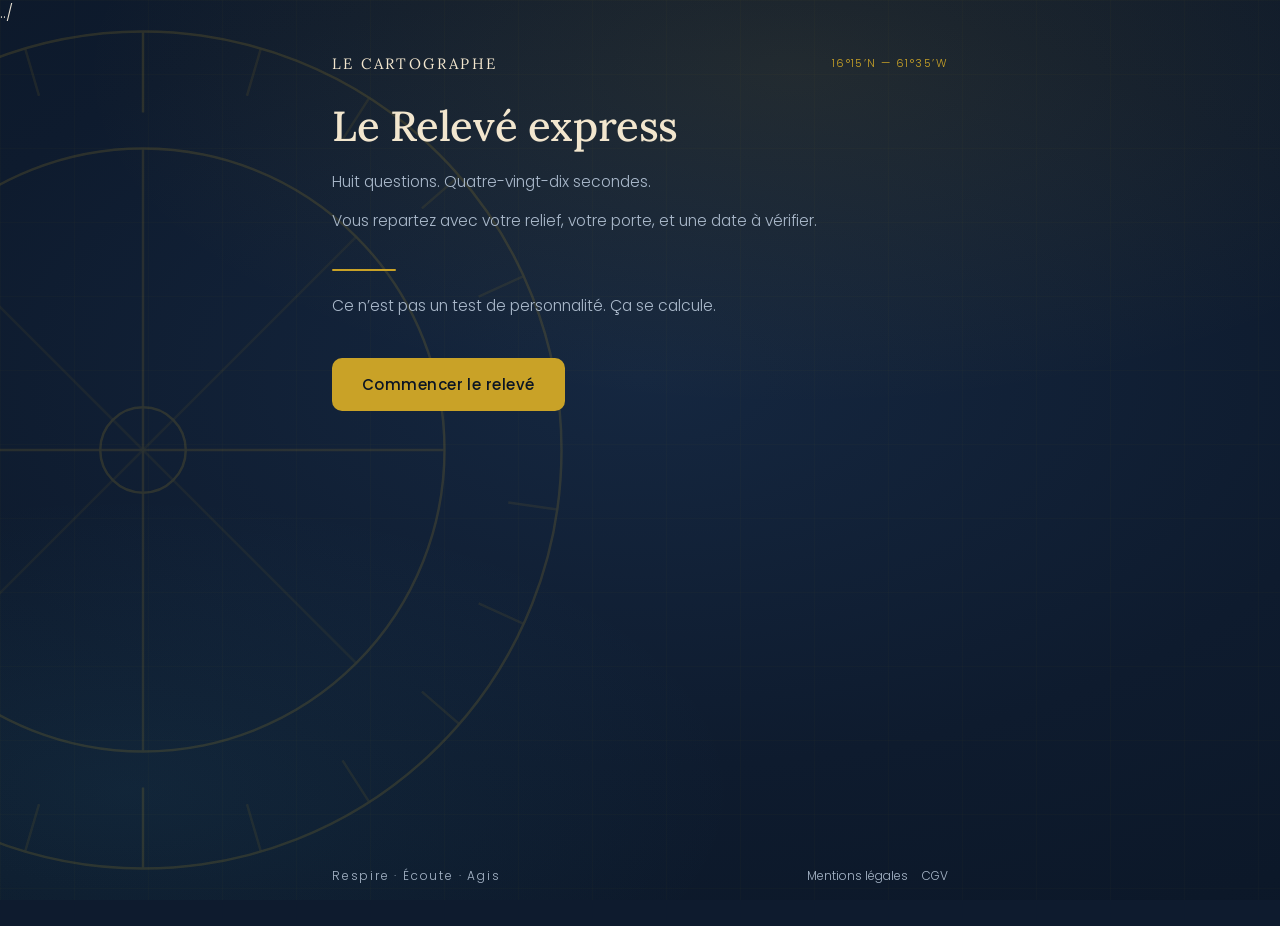
<file: netlify/index.html>
../<!DOCTYPE html>
<html lang="fr">
<head>
<meta charset="utf-8">
<meta name="viewport" content="width=device-width, initial-scale=1, viewport-fit=cover">
<title>Le Relevé express — Le Cartographe</title>
<meta name="description" content="Huit questions, quatre-vingt-dix secondes. Votre relief, votre porte, et une date à vérifier.">
<meta name="robots" content="index, follow">
<meta property="og:title" content="Le Relevé express — Le Cartographe">
<meta property="og:description" content="Ce n'est pas un test de personnalité. Ça se calcule.">
<meta property="og:type" content="website">
<link rel="preconnect" href="https://fonts.googleapis.com">
<link rel="preconnect" href="https://fonts.gstatic.com" crossorigin>
<link href="https://fonts.googleapis.com/css2?family=Lora:ital,wght@0,400;0,500;0,600;1,400&family=Poppins:wght@300;400;500&display=swap" rel="stylesheet">
<style>
:root{
  --nuit:#0E1B2E; --nuit-2:#0A1524; --nuit-3:#152740;
  --or:#C9A227; --or-clair:#E3C25C;
  --bleu:#4EC3E8; --creme:#F2E6CE;
  --texte:#E8E2D4; --texte-doux:#A9B8CA;
  --serif:'Lora',Georgia,serif; --sans:'Poppins',-apple-system,BlinkMacSystemFont,sans-serif;
  --max:660px;
}
*{box-sizing:border-box;margin:0;padding:0;-webkit-tap-highlight-color:transparent}
html{-webkit-text-size-adjust:100%}
body{
  background:var(--nuit); color:var(--texte); font-family:var(--sans); font-weight:300;
  line-height:1.62; min-height:100vh; min-height:100dvh;
  background-image:
    radial-gradient(ellipse 90% 60% at 62% 8%, rgba(201,162,39,.10), transparent 62%),
    radial-gradient(ellipse 80% 55% at 10% 88%, rgba(78,195,232,.07), transparent 60%),
    radial-gradient(ellipse 120% 90% at 50% 42%, var(--nuit-3), var(--nuit) 48%, var(--nuit-2) 100%);
  background-attachment:fixed;
}
.grille{position:fixed;inset:0;pointer-events:none;z-index:0;opacity:.5;
  background-image:linear-gradient(rgba(201,162,39,.05) 1px,transparent 1px),
                   linear-gradient(90deg,rgba(201,162,39,.05) 1px,transparent 1px);
  background-size:74px 74px;}
.rose-fond{position:fixed;left:-24%;top:50%;transform:translateY(-50%);
  width:150vw;max-width:900px;opacity:.16;pointer-events:none;z-index:0}
.enveloppe{position:relative;z-index:1;max-width:var(--max);margin:0 auto;
  padding:26px 22px calc(40px + env(safe-area-inset-bottom));
  min-height:100vh;min-height:100dvh;display:flex;flex-direction:column}

/* ---------- en-tete ---------- */
header{display:flex;align-items:center;justify-content:space-between;gap:14px;margin-bottom:26px}
.marque{font-family:var(--serif);font-size:15px;letter-spacing:.16em;text-transform:uppercase;color:var(--creme)}
.coord{font-size:11px;letter-spacing:.13em;color:var(--or);white-space:nowrap}

/* ---------- progression ---------- */
.jauge{height:2px;background:rgba(242,230,206,.12);position:relative;margin-bottom:6px;border-radius:2px;overflow:hidden}
.jauge span{position:absolute;inset:0 auto 0 0;width:0;background:linear-gradient(90deg,var(--or),var(--or-clair));
  transition:width .55s cubic-bezier(.22,1,.36,1)}
.etape-num{font-size:11px;letter-spacing:.16em;color:var(--texte-doux);text-transform:uppercase;margin-bottom:30px}

/* ---------- ecrans ---------- */
.ecran{display:none;flex:1;animation:entre .55s cubic-bezier(.22,1,.36,1) both}
.ecran.actif{display:flex;flex-direction:column}
@keyframes entre{from{opacity:0;transform:translateY(14px)}to{opacity:1;transform:none}}
@media (prefers-reduced-motion:reduce){.ecran{animation:none}*{transition:none!important}}

h1{font-family:var(--serif);font-weight:500;font-size:clamp(30px,8vw,42px);line-height:1.16;
  color:var(--creme);margin-bottom:18px;letter-spacing:-.01em}
h2{font-family:var(--serif);font-weight:500;font-size:clamp(21px,5.4vw,27px);line-height:1.3;
  color:var(--creme);margin-bottom:22px}
.chapo{color:var(--texte-doux);font-size:15.5px;margin-bottom:14px}
.filet{width:64px;height:2px;background:var(--or);margin:22px 0;border-radius:2px}
.note{font-size:13px;color:var(--texte-doux);margin-top:14px;font-style:italic;font-family:var(--serif)}

/* ---------- choix ---------- */
.choix{display:flex;flex-direction:column;gap:10px;margin-top:4px}
.opt{display:block;width:100%;text-align:left;background:rgba(242,230,206,.035);
  border:1px solid rgba(242,230,206,.14);border-radius:11px;padding:16px 17px;
  color:var(--texte);font-family:var(--sans);font-size:15.5px;font-weight:300;line-height:1.45;
  cursor:pointer;transition:background .22s,border-color .22s,transform .12s}
.opt:hover{background:rgba(242,230,206,.07);border-color:rgba(201,162,39,.5)}
.opt:active{transform:scale(.985)}
.opt:focus-visible{outline:2px solid var(--or);outline-offset:2px}
.opt.pris{background:rgba(201,162,39,.13);border-color:var(--or)}

/* ---------- champs ---------- */
label.lab{display:block;font-size:12px;letter-spacing:.14em;text-transform:uppercase;
  color:var(--texte-doux);margin-bottom:9px}
input,textarea,select{width:100%;background:rgba(242,230,206,.05);border:1px solid rgba(242,230,206,.18);
  border-radius:10px;padding:14px 15px;color:var(--texte);font-family:var(--sans);font-size:16px;font-weight:300}
input:focus,textarea:focus,select:focus{outline:none;border-color:var(--or);background:rgba(242,230,206,.08)}
textarea{resize:vertical;min-height:96px}
select{appearance:none;background-image:url("data:image/svg+xml;utf8,<svg xmlns='http://www.w3.org/2000/svg' width='12' height='8'><path d='M1 1l5 5 5-5' stroke='%23C9A227' stroke-width='1.6' fill='none'/></svg>");
  background-repeat:no-repeat;background-position:right 14px center}
.date-ligne{display:grid;grid-template-columns:1fr 1.5fr 1.1fr;gap:9px}
.case{display:flex;gap:11px;align-items:flex-start;margin-top:18px;font-size:13px;color:var(--texte-doux)}
.case input{width:19px;height:19px;flex:0 0 19px;margin-top:2px;accent-color:var(--or)}
.case a{color:var(--or)}

/* ---------- boutons ---------- */
.actions{display:flex;gap:12px;align-items:center;margin-top:26px;flex-wrap:wrap}
.btn{background:var(--or);color:#0B1524;border:none;border-radius:10px;padding:15px 30px;
  font-family:var(--sans);font-size:15px;font-weight:500;letter-spacing:.03em;cursor:pointer;
  transition:background .2s,transform .12s}
.btn:hover{background:var(--or-clair)}
.btn:active{transform:scale(.98)}
.btn[disabled]{opacity:.34;cursor:not-allowed}
.btn-fant{background:none;color:var(--texte-doux);border:1px solid rgba(242,230,206,.2)}
.btn-fant:hover{background:rgba(242,230,206,.06);color:var(--texte)}
.lien-retour{background:none;border:none;color:var(--texte-doux);font-family:var(--sans);
  font-size:13.5px;cursor:pointer;padding:6px 0}
.lien-retour:hover{color:var(--or)}
.err{color:#E88A7A;font-size:13.5px;margin-top:11px;min-height:19px}

/* ---------- resultat ---------- */
#resultat h1{font-size:clamp(26px,6.6vw,34px)}
.calcul{display:flex;flex-wrap:wrap;gap:9px;margin:4px 0 24px}
.jeton{border:1px solid rgba(201,162,39,.45);border-radius:999px;padding:7px 15px;
  font-size:12.5px;letter-spacing:.09em;color:var(--or);background:rgba(201,162,39,.07)}
.bloc{margin:0 0 26px}
.bloc .titre{font-size:11px;letter-spacing:.19em;text-transform:uppercase;color:var(--or);
  margin-bottom:11px;display:flex;align-items:center;gap:10px}
.bloc .titre::after{content:"";flex:1;height:1px;background:rgba(201,162,39,.28)}
.bloc p{font-size:16px;margin-bottom:11px}
.bloc p:last-child{margin-bottom:0}
.encadre{border-left:2px solid var(--or);padding:16px 0 16px 18px;background:rgba(201,162,39,.06);
  border-radius:0 10px 10px 0;margin:6px 0 10px}
.encadre .date-cle{font-family:var(--serif);font-size:clamp(21px,5.4vw,26px);color:var(--creme);
  display:block;margin-bottom:9px;line-height:1.28}
.reserve{border:1px solid rgba(242,230,206,.16);border-radius:12px;padding:20px;margin-top:6px;
  background:rgba(10,21,36,.5)}
.envoi{font-size:13.5px;color:var(--texte-doux);margin-top:22px;padding-top:20px;
  border-top:1px solid rgba(242,230,206,.12)}

footer{margin-top:auto;padding-top:34px;display:flex;justify-content:space-between;
  align-items:center;gap:14px;flex-wrap:wrap}
.devise{font-size:12px;letter-spacing:.15em;color:var(--texte-doux)}
.mentions a{color:var(--texte-doux);font-size:12px;text-decoration:none;margin-left:14px}
.mentions a:hover{color:var(--or)}
.sr{position:absolute;width:1px;height:1px;overflow:hidden;clip:rect(0 0 0 0);white-space:nowrap}
</style>
</head>
<body>
<div class="grille" aria-hidden="true"></div>
<svg class="rose-fond" viewBox="0 0 400 400" aria-hidden="true"><g id="rose-src" fill="none" stroke="#C9A227" stroke-width="1.1">
  <circle cx="200" cy="200" r="186"/><circle cx="200" cy="200" r="134"/><circle cx="200" cy="200" r="19"/>
  <g id="grads"></g>
  <path d="M200 66V200M200 200v134M66 200h134M200 200h134" stroke-opacity=".85"/>
  <path d="M200 200 105 105M200 200l95-95M200 200l95 95M200 200l-95 95" stroke-opacity=".45"/>
</g></svg>

<div class="enveloppe">
  <header>
    <div class="marque">Le Cartographe</div>
    <div class="coord">16°15&rsquo;N — 61°35&rsquo;W</div>
  </header>

  <div id="progression" hidden>
    <div class="jauge"><span id="jauge-barre"></span></div>
    <div class="etape-num" id="etape-num">Question 1 sur 9</div>
  </div>

  <!-- ========== ACCUEIL ========== -->
  <section class="ecran actif" id="ecr-0">
    <h1>Le Relevé express</h1>
    <p class="chapo">Huit questions. Quatre-vingt-dix secondes.</p>
    <p class="chapo">Vous repartez avec votre relief, votre porte, et une date à vérifier.</p>
    <div class="filet"></div>
    <p class="chapo">Ce n&rsquo;est pas un test de personnalité. Ça se calcule.</p>
    <div class="actions"><button class="btn" data-va="1">Commencer le relevé</button></div>
  </section>

  <!-- ========== QUESTIONS ========== -->
  <section class="ecran" id="ecr-1">
    <h2>Votre prénom</h2>
    <label class="lab" for="prenom">Prénom</label>
    <input id="prenom" type="text" autocomplete="given-name" enterkeyhint="next" placeholder="Xavier">
    <p class="err" id="err-1"></p>
    <div class="actions"><button class="btn" data-va="2">Continuer</button>
      <button class="lien-retour" data-va="0">Retour</button></div>
  </section>

  <section class="ecran" id="ecr-2">
    <h2>Votre date de naissance</h2>
    <p class="chapo">Sans elle, il n&rsquo;y a rien à relever. Le reste du questionnaire ne fait que préciser le terrain ; c&rsquo;est cette date qui le dessine.</p>
    <div class="date-ligne">
      <select id="n-jour" aria-label="Jour"></select>
      <select id="n-mois" aria-label="Mois"></select>
      <select id="n-annee" aria-label="Année"></select>
    </div>
    <p class="err" id="err-2"></p>
    <div class="actions"><button class="btn" data-va="3">Continuer</button>
      <button class="lien-retour" data-va="1">Retour</button></div>
  </section>

  <section class="ecran" id="ecr-3">
    <h2>En ce moment, où se situe la tension&nbsp;?</h2>
    <div class="choix" data-q="relief">
      <button class="opt" data-v="crete">Dans mon activité, mon travail</button>
      <button class="opt" data-v="faille">Dans une décision que je repousse</button>
      <button class="opt" data-v="versant">Dans un rapport à quelqu&rsquo;un — associé, équipe, famille</button>
      <button class="opt" data-v="brouillard">Dans quelque chose que je n&rsquo;arrive pas encore à nommer</button>
    </div>
    <div class="actions"><button class="lien-retour" data-va="2">Retour</button></div>
  </section>

  <section class="ecran" id="ecr-4">
    <h2>Quand vous devez trancher, qu&rsquo;est-ce qui se passe réellement&nbsp;?</h2>
    <div class="choix" data-q="porte">
      <button class="opt" data-v="passe">Je décide vite, et je doute après</button>
      <button class="opt" data-v="gue">Je pèse longtemps, et je finis par ne pas trancher</button>
      <button class="opt" data-v="col">J&rsquo;attends que quelqu&rsquo;un me confirme</button>
      <button class="opt" data-v="seuil">Je sais déjà, mais je n&rsquo;ose pas</button>
    </div>
    <div class="actions"><button class="lien-retour" data-va="3">Retour</button></div>
  </section>

  <section class="ecran" id="ecr-5">
    <h2>Depuis combien de temps ça dure&nbsp;?</h2>
    <div class="choix" data-q="duree">
      <button class="opt" data-v="court">Moins de trois mois</button>
      <button class="opt" data-v="moyen">Entre trois mois et un an</button>
      <button class="opt" data-v="long">Un à trois ans</button>
      <button class="opt" data-v="tres_long">Plus longtemps que je ne veux l&rsquo;admettre</button>
    </div>
    <div class="actions"><button class="lien-retour" data-va="4">Retour</button></div>
  </section>

  <section class="ecran" id="ecr-6">
    <h2>Qu&rsquo;est-ce qui a changé chez vous ces douze derniers mois&nbsp;?</h2>
    <div class="choix" data-q="mouvement">
      <button class="opt" data-v="rien">Rien, et c&rsquo;est précisément ce qui m&rsquo;inquiète</button>
      <button class="opt" data-v="trop">Beaucoup, et trop vite</button>
      <button class="opt" data-v="arret">J&rsquo;ai arrêté quelque chose</button>
      <button class="opt" data-v="debut">J&rsquo;ai commencé quelque chose</button>
    </div>
    <div class="actions"><button class="lien-retour" data-va="5">Retour</button></div>
  </section>

  <section class="ecran" id="ecr-7">
    <h2>Si rien ne bouge d&rsquo;ici un an&nbsp;?</h2>
    <div class="choix" data-q="enjeu">
      <button class="opt" data-v="tenable">Ce sera tenable</button>
      <button class="opt" data-v="couteux">Ce sera coûteux, mais je ferai avec</button>
      <button class="opt" data-v="casse">Quelque chose va casser</button>
      <button class="opt" data-v="evite">Je ne veux pas y penser</button>
    </div>
    <div class="actions"><button class="lien-retour" data-va="6">Retour</button></div>
  </section>

  <section class="ecran" id="ecr-8">
    <h2>En une phrase&nbsp;: la décision que vous portez en ce moment</h2>
    <p class="chapo">Facultatif. Mais si vous l&rsquo;écrivez, je la lis.</p>
    <textarea id="phrase" maxlength="200" placeholder="Une phrase suffit."></textarea>
    <div class="actions"><button class="btn" data-va="9">Continuer</button>
      <button class="lien-retour" data-va="7">Retour</button></div>
  </section>

  <section class="ecran" id="ecr-9">
    <h2>Où vous envoyer le relevé&nbsp;?</h2>
    <p class="chapo">Le relevé s&rsquo;affiche tout de suite. L&rsquo;adresse sert à vous l&rsquo;envoyer, et à rien d&rsquo;autre.</p>
    <label class="lab" for="email">Adresse électronique</label>
    <input id="email" type="email" autocomplete="email" inputmode="email" enterkeyhint="done" placeholder="vous@exemple.fr">
    <label class="case"><input type="checkbox" id="rgpd">
      <span>J&rsquo;accepte de recevoir mon relevé et les messages du Cartographe. Je peux me désinscrire à tout moment. <a href="/confidentialite.html">Politique de confidentialité</a></span></label>
    <p class="err" id="err-9"></p>
    <div class="actions"><button class="btn" id="btn-final">Afficher mon relevé</button>
      <button class="lien-retour" data-va="8">Retour</button></div>
  </section>

  <!-- ========== RESULTAT ========== -->
  <section class="ecran" id="resultat">
    <h1 id="r-titre">Votre relevé</h1>
    <div class="calcul" id="r-jetons"></div>

    <div class="bloc"><div class="titre">Ce que la date donne</div><div id="r-date"></div></div>
    <div class="bloc"><div class="titre">Ce que vous avez dit</div><div id="r-dit"></div></div>
    <div class="bloc"><div class="titre">La convergence</div><div id="r-conv"></div></div>
    <div class="bloc"><div class="titre">La date à vérifier</div>
      <div class="encadre" id="r-bascule"></div>
      <p class="note">Si vous ne voyez rien&nbsp;: c&rsquo;est une information, pas un échec du relevé.</p>
    </div>
    <div class="bloc"><div class="titre">Ce que je ne peux pas poser d&rsquo;ici</div>
      <div class="reserve" id="r-reserve"></div></div>

    <p class="envoi" id="r-envoi">Votre relevé part à l&rsquo;instant sur votre adresse.</p>
  </section>

  <footer>
    <div class="devise">Respire · Écoute · Agis</div>
    <div class="mentions"><a href="/mentions-legales.html">Mentions légales</a><a href="/cgv.html">CGV</a></div>
  </footer>
</div>

<script>
/* ============ rose des vents : 22 graduations ============ */
(function(){
  const g=document.getElementById('grads');
  for(let i=0;i<22;i++){
    const a=2*Math.PI*i/22-Math.PI/2, lg=(i%11===0), r0=lg?150:164;
    const l=document.createElementNS('http://www.w3.org/2000/svg','line');
    l.setAttribute('x1',200+r0*Math.cos(a)); l.setAttribute('y1',200+r0*Math.sin(a));
    l.setAttribute('x2',200+186*Math.cos(a)); l.setAttribute('y2',200+186*Math.sin(a));
    l.setAttribute('stroke-opacity',lg?'1':'.6'); g.appendChild(l);
  }
})();

/* ============ RENOMMAGE : reliefs et portes ============ */
const RELIEFS={
  crete:{nom:'La Crête', dit:'la tension se tient dans votre activité — là où vous produisez, là où l\u2019on vous attend.'},
  faille:{nom:'La Faille', dit:'la tension se tient dans une décision que vous repoussez.'},
  versant:{nom:'Le Versant', dit:'la tension se tient dans un rapport à quelqu\u2019un.'},
  brouillard:{nom:'Le Brouillard', dit:'la tension se tient quelque part que vous n\u2019arrivez pas encore à nommer.'}
};
const PORTES={
  passe:{nom:'La Passe', symptome:'vous décidez vite et vous doutez après', faux:'de l\u2019impulsivité'},
  gue:{nom:'Le Gué', symptome:'vous pesez longtemps et vous finissez par ne pas trancher', faux:'de l\u2019indécision'},
  col:{nom:'Le Col', symptome:'vous attendez que quelqu\u2019un vous confirme', faux:'un manque de confiance'},
  seuil:{nom:'Le Seuil', symptome:'vous savez déjà, mais vous n\u2019osez pas', faux:'un manque de courage'}
};

/* ============ chemin de vie ============ */
const CV={
  1:'Un chemin de vie 1 pose le terrain de quelqu\u2019un qui ouvre. Qui va devant, souvent seul, et à qui on demande ensuite pourquoi il n\u2019attend pas.',
  2:'Un chemin de vie 2 pose le terrain de quelqu\u2019un qui perçoit avant les autres. Cette finesse a un coût : elle capte aussi ce qui ne le regarde pas.',
  3:'Un chemin de vie 3 pose le terrain de quelqu\u2019un qui exprime. La parole vient facilement — ce qui rend le silence, quand il s\u2019impose, particulièrement difficile à tenir.',
  4:'Un chemin de vie 4 pose le terrain de quelqu\u2019un qui construit. La structure rassure, et la même structure enferme quand elle n\u2019est plus interrogée.',
  5:'Un chemin de vie 5 pose le terrain de quelqu\u2019un qui a besoin d\u2019air. L\u2019immobilité y coûte plus cher qu\u2019ailleurs.',
  6:'Un chemin de vie 6 pose le terrain de quelqu\u2019un vers qui les autres se tournent. On y porte, souvent sans avoir été consulté.',
  7:'Un chemin de vie 7 pose le terrain de quelqu\u2019un qui cherche à comprendre avant d\u2019agir. Le retrait y est une méthode, pas une fuite — sauf quand il dure.',
  8:'Un chemin de vie 8 pose le terrain de quelqu\u2019un qui compose avec le pouvoir et la matière. Les enjeux y sont rarement petits.',
  9:'Un chemin de vie 9 pose le terrain de quelqu\u2019un qui termine ce que d\u2019autres ont laissé ouvert. On y solde beaucoup.',
  11:'Un chemin de vie 11 pose un terrain à haute tension. La perception y est en avance sur les mots, ce qui rend l\u2019explication épuisante.',
  22:'Un chemin de vie 22 pose le terrain du bâtisseur. L\u2019échelle des projets y dépasse souvent ce que l\u2019entourage juge raisonnable.',
  33:'Un chemin de vie 33 pose un terrain de transmission. Ce qui est porté l\u2019est rarement pour soi seul.'
};

/* ============ annee personnelle ============ */
const AP={
  1:{nature:'ouverture', vrai:'une année 1 ne consolide pas — elle amorce, et l\u2019amorce est toujours mal assurée'},
  2:{nature:'lenteur',   vrai:'une année 2 ne se force pas — elle mûrit, et le mûrissement ressemble beaucoup à l\u2019immobilité'},
  3:{nature:'dispersion',vrai:'une année 3 ouvre plusieurs directions à la fois — le doute y est un effet du nombre, pas du jugement'},
  4:{nature:'travail',   vrai:'une année 4 demande de poser des fondations — et poser des fondations ne produit rien de visible pendant longtemps'},
  5:{nature:'mouvement', vrai:'une année 5 pousse au déplacement — rester en place y devient physiquement coûteux'},
  6:{nature:'charge',    vrai:'une année 6 ramène vers les autres — ce qui vous appartient en propre y devient difficile à distinguer'},
  7:{nature:'retrait',   vrai:'une année 7 demande du recul — et le recul se confond aisément avec le blocage'},
  8:{nature:'engagement',vrai:'une année 8 met des enjeux réels sur la table — l\u2019hésitation y est proportionnelle à ce qui est en jeu'},
  9:{nature:'fin',       vrai:'une année 9 ne se démarre pas — elle se termine, et on ne tranche pas de la même manière selon qu\u2019on ouvre ou qu\u2019on solde'}
};

const SIGNES=[[1,20,'Capricorne'],[2,19,'Verseau'],[3,21,'Poissons'],[4,20,'Bélier'],[5,21,'Taureau'],
  [6,21,'Gémeaux'],[7,23,'Cancer'],[8,23,'Lion'],[9,23,'Vierge'],[10,23,'Balance'],
  [11,22,'Scorpion'],[12,22,'Sagittaire'],[12,32,'Capricorne']];
const MOIS=['janvier','février','mars','avril','mai','juin','juillet','août','septembre','octobre','novembre','décembre'];

function reduire(n){ while(n>9 && n!==11 && n!==22 && n!==33){ n=String(n).split('').reduce((s,c)=>s+ +c,0);} return n; }
function cheminDeVie(j,m,a){ return reduire((''+j+m+a).split('').reduce((s,c)=>s+ +c,0)); }
function signe(j,m){ for(const [mm,jj,nom] of SIGNES){ if(m<mm||(m===mm&&j<jj)) return nom; } return 'Capricorne'; }

/* annee personnelle ancree sur l'anniversaire */
function anneePerso(j,m){
  const now=new Date(), an=now.getFullYear();
  const passe = (now.getMonth()+1>m)||(now.getMonth()+1===m && now.getDate()>=j);
  const ref = passe?an:an-1;
  const val = reduire((''+j+m+ref).split('').reduce((s,c)=>s+ +c,0));
  return { valeur: val>9?reduire(String(val).split('').reduce((s,c)=>s+ +c,0)):val, anneeRef:ref };
}

/* ============ etat et navigation ============ */
const R={};
let ecranCourant=0;
const ORDRE=['ecr-0','ecr-1','ecr-2','ecr-3','ecr-4','ecr-5','ecr-6','ecr-7','ecr-8','ecr-9'];

function aller(i){
  document.querySelectorAll('.ecran').forEach(e=>e.classList.remove('actif'));
  document.getElementById(ORDRE[i]).classList.add('actif');
  ecranCourant=i;
  const prog=document.getElementById('progression');
  prog.hidden = (i===0);
  if(i>0){
    document.getElementById('jauge-barre').style.width = Math.round(i/9*100)+'%';
    document.getElementById('etape-num').textContent = 'Question '+i+' sur 9';
  }
  window.scrollTo({top:0,behavior:'smooth'});
}

document.querySelectorAll('[data-va]').forEach(b=>b.addEventListener('click',()=>{
  const cible=+b.dataset.va;
  if(cible>ecranCourant && !valider(ecranCourant)) return;
  aller(cible);
}));

document.querySelectorAll('.choix').forEach(g=>{
  g.querySelectorAll('.opt').forEach(o=>o.addEventListener('click',()=>{
    g.querySelectorAll('.opt').forEach(x=>x.classList.remove('pris'));
    o.classList.add('pris');
    R[g.dataset.q]=o.dataset.v;
    setTimeout(()=>aller(ecranCourant+1),260);
  }));
});

function valider(i){
  if(i===1){
    const v=document.getElementById('prenom').value.trim();
    document.getElementById('err-1').textContent = v?'':'Votre prénom, simplement.';
    if(!v) return false; R.prenom=v; return true;
  }
  if(i===2){
    const j=+document.getElementById('n-jour').value, m=+document.getElementById('n-mois').value, a=+document.getElementById('n-annee').value;
    const d=new Date(a,m-1,j), ok = j&&m&&a && d.getDate()===j && d.getMonth()===m-1;
    document.getElementById('err-2').textContent = ok?'':'Cette date n\u2019existe pas. Vérifiez le jour.';
    if(!ok) return false;
    R.j=j; R.m=m; R.a=a; return true;
  }
  if(i===8){ R.phrase=document.getElementById('phrase').value.trim(); return true; }
  return true;
}

/* selects de date */
(function(){
  const sj=document.getElementById('n-jour'), sm=document.getElementById('n-mois'), sa=document.getElementById('n-annee');
  sj.innerHTML='<option value="">Jour</option>'; sm.innerHTML='<option value="">Mois</option>'; sa.innerHTML='<option value="">Année</option>';
  for(let d=1;d<=31;d++) sj.add(new Option(d,d));
  MOIS.forEach((n,i)=>sm.add(new Option(n,i+1)));
  const an=new Date().getFullYear();
  for(let y=an-16;y>=an-95;y--) sa.add(new Option(y,y));
})();

/* ============ generation du releve ============ */
document.getElementById('btn-final').addEventListener('click', async ()=>{
  const em=document.getElementById('email').value.trim();
  const ok=/^[^\s@]+@[^\s@]+\.[^\s@]{2,}$/.test(em);
  const consent=document.getElementById('rgpd').checked;
  const e=document.getElementById('err-9');
  if(!ok){ e.textContent='Cette adresse ne semble pas valide.'; return; }
  if(!consent){ e.textContent='Il me faut votre accord pour vous écrire.'; return; }
  e.textContent=''; R.email=em;

  const cv=cheminDeVie(R.j,R.m,R.a);
  const ap=anneePerso(R.j,R.m);
  const sg=signe(R.j,R.m);
  const rel=RELIEFS[R.relief], por=PORTES[R.porte];
  const apd=AP[ap.valeur]||AP[9];

  document.getElementById('r-titre').textContent = R.prenom+', voici votre relevé.';
  document.getElementById('r-jetons').innerHTML =
    ['Chemin de vie '+cv, 'Année personnelle '+ap.valeur, sg, rel.nom, por.nom]
      .map(t=>'<span class="jeton">'+t+'</span>').join('');

  document.getElementById('r-date').innerHTML =
    '<p>'+CV[cv]+'</p><p>Vous êtes en <strong>année personnelle '+ap.valeur+'</strong> — une année de '+apd.nature+'.</p>';

  document.getElementById('r-dit').innerHTML =
    '<p>Vous avez répondu que '+rel.dit+'</p><p>Et que, lorsqu\u2019il faut trancher, '+por.symptome+'.</p>';

  document.getElementById('r-conv').innerHTML =
    '<p>Une année '+ap.valeur+' est une année de '+apd.nature+'. Et vous me dites que '+por.symptome+'.</p>'+
    '<p>Ce n\u2019est peut-être pas '+por.faux+'. C\u2019est que '+apd.vrai+'.</p>'+
    '<p>Ce que vous prenez pour un défaut de caractère est peut-être un calendrier qui n\u2019est pas le vôtre.</p>';

  const dBasc=new Date(ap.anneeRef, R.m-1, R.j);
  document.getElementById('r-bascule').innerHTML =
    '<span class="date-cle">Votre année a basculé le '+R.j+'&nbsp;'+MOIS[R.m-1]+'&nbsp;'+ap.anneeRef+'.</span>'+
    '<p>Repensez à ce qui s\u2019est passé chez vous dans les trois semaines autour de cette date. Une décision, un renoncement, une fatigue soudaine, un silence.</p>';

  document.getElementById('r-reserve').innerHTML =
    '<p>Il me manque votre heure et votre lieu de naissance. Sans eux, je vois le terrain mais pas la manière dont vous y circulez.</p>'+
    '<p>C\u2019est la différence entre savoir qu\u2019il y a une pente, et savoir de quel côté vous tombez quand vous êtes fatigué.</p>';

  aller(0);
  document.querySelectorAll('.ecran').forEach(x=>x.classList.remove('actif'));
  document.getElementById('progression').hidden=true;
  document.getElementById('resultat').classList.add('actif');
  window.scrollTo({top:0,behavior:'smooth'});

  /* envoi Brevo via la fonction Netlify */
  try{
    const rep = await fetch('/.netlify/functions/subscribe',{
      method:'POST', headers:{'Content-Type':'application/json'},
      body: JSON.stringify({
        email:R.email, PRENOM:R.prenom,
        DATE_NAISSANCE: R.a+'-'+String(R.m).padStart(2,'0')+'-'+String(R.j).padStart(2,'0'),
        CHEMIN_VIE:cv, ANNEE_PERSO:ap.valeur,
        DATE_BASCULE: dBasc.getFullYear()+'-'+String(R.m).padStart(2,'0')+'-'+String(R.j).padStart(2,'0'),
        SIGNE:sg, RELIEF:rel.nom, PORTE:por.nom,
        DUREE:R.duree||'', MOUVEMENT:R.mouvement||'', ENJEU:R.enjeu||'', PHRASE:R.phrase||''
      })
    });
    document.getElementById('r-envoi').textContent = rep.ok
      ? 'Votre relevé part à l\u2019instant sur '+R.email+'. Le second paragraphe de lecture s\u2019y trouve — il n\u2019est pas sur cet écran.'
      : 'Le relevé est affiché, mais l\u2019envoi n\u2019a pas abouti. Réessayez plus tard, ou écrivez-moi.';
  }catch(err){
    document.getElementById('r-envoi').textContent = 'Le relevé est affiché, mais l\u2019envoi n\u2019a pas abouti.';
  }
});
</script>
</body>
</html>
</file>
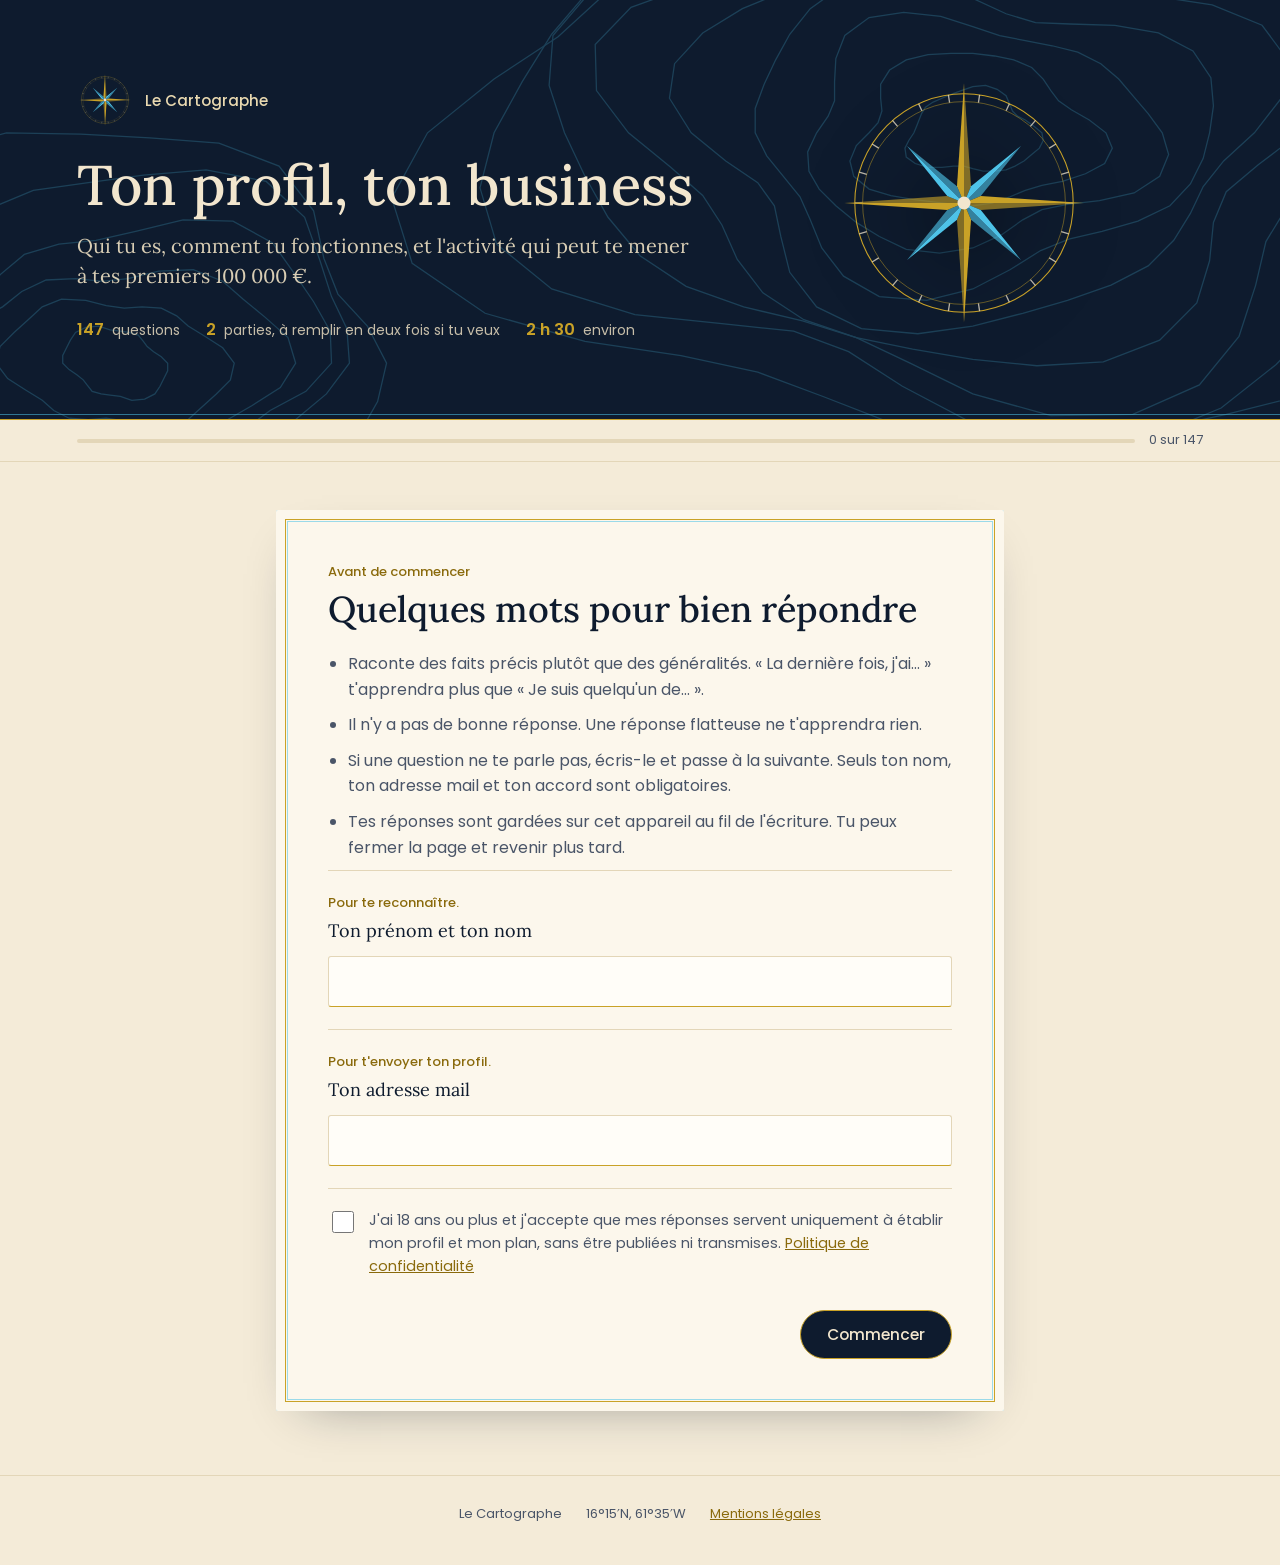
<file: profil/index.html>
<!DOCTYPE html>
<html lang="fr"><head><meta charset="utf-8">
<meta name="viewport" content="width=device-width, initial-scale=1">
<title>Ton profil, ton business</title>
<meta name="robots" content="noindex">
<link rel="preconnect" href="https://fonts.googleapis.com"><link rel="preconnect" href="https://fonts.gstatic.com" crossorigin>
<link href="https://fonts.googleapis.com/css2?family=Lora:ital,wght@0,400;0,500;0,600;1,400&family=Poppins:wght@400;500;600&display=swap" rel="stylesheet">
<style>/* VOICE  calme, posé, haut de gamme : un carnet de relevé qu'on remplit avec soin
   IDEA   le carnet de terrain d'un cartographe, une page à la fois
   PICTURE rose des vents à huit branches et courbes de niveau sur bleu nuit
   COLOUR bleu nuit et crème de la charte, or pour le fil, bleu ciel pour l'attention
   TYPE   Lora pour les questions, Poppins pour les repères ; LAYOUT une colonne calme, une section par écran */
:root{color-scheme:light dark;
--bg:light-dark(#F4EBD8,#0B1524);--paper:light-dark(#FCF7EC,#111F33);--ink:light-dark(#0E1B2E,#F2E6CE);
--soft:light-dark(#4A5568,#B9C2CF);--gold:#C9A227;--goldt:light-dark(#8A6A0C,#D9B84A);--sky:#4EC3E8;
--line:light-dark(#E3D6B8,#26364E);--field:light-dark(#FFFDF8,#0E1A2B)}
:root[data-theme=light]{color-scheme:light}:root[data-theme=dark]{color-scheme:dark}
*{box-sizing:border-box;min-width:0}
body{margin:0;background:var(--bg);color:var(--ink);font:16px/1.6 Poppins,system-ui,sans-serif;overflow-x:clip}
.hero{position:relative;overflow:hidden;background:#0E1B2E;color:#F2E6CE;padding:clamp(28px,6vw,72px) max(6vw,18px) clamp(36px,6vw,80px);display:grid;grid-template-columns:minmax(0,1.3fr) minmax(0,1fr);align-items:center;gap:24px;border-bottom:1px solid var(--gold)}
.hero::after{content:"";position:absolute;left:0;right:0;bottom:4px;height:1px;background:var(--sky);opacity:.55}
.topo{position:absolute;inset:0;width:100%;height:100%}
.hero-in{position:relative;max-width:620px}
.mark{display:flex;align-items:center;gap:12px;font:500 15px Poppins,sans-serif;color:#E9D9B0;margin-bottom:28px}
.hero h1{font:500 clamp(36px,6vw,56px)/1.05 Lora,Georgia,serif;margin:0 0 16px;text-wrap:balance;color:#F2E6CE}
.lead{font:400 clamp(17px,2.2vw,20px)/1.5 Lora,Georgia,serif;color:#D8CDB4;margin:0 0 26px;max-width:34em}
.facts{list-style:none;padding:0;margin:0;display:flex;flex-wrap:wrap;gap:10px 26px;font-size:14px;color:#C7BEA9}
.facts b{color:var(--gold);font-weight:600;font-size:16px;margin-right:4px}
.hero-rose{position:relative;justify-self:center}
.hero-rose .rose{width:min(260px,38vw);height:auto;filter:drop-shadow(0 10px 30px rgba(0,0,0,.45));animation:turn 60s linear infinite}
@keyframes turn{to{transform:rotate(360deg)}}
@media(prefers-reduced-motion:reduce){.hero-rose .rose{animation:none}}
.bar{position:sticky;top:0;z-index:5;display:flex;align-items:center;gap:14px;padding:10px max(6vw,18px);background:color-mix(in srgb,var(--bg) 92%,transparent);backdrop-filter:blur(6px);border-bottom:1px solid var(--line);font-size:13px;color:var(--soft)}
.bar-in{flex:1;height:4px;border-radius:4px;background:var(--line);overflow:hidden}
.bar-in i{display:block;height:100%;width:0;background:linear-gradient(90deg,var(--gold),#E4C25A);transition:width .4s}
#count{white-space:nowrap;font-variant-numeric:tabular-nums}
.sheet{max-width:760px;margin:clamp(20px,4vw,48px) auto 64px;padding:0 16px}
.step{border:0;margin:0;padding:clamp(24px,5vw,52px);background:var(--paper);outline:1px solid var(--gold);outline-offset:-10px;box-shadow:inset 0 0 0 11px var(--paper),inset 0 0 0 12px color-mix(in srgb,var(--sky) 55%,transparent),0 18px 50px -28px rgba(14,27,46,.45);border-radius:2px}
.step[hidden]{display:none}
legend{display:contents}
.where{display:block;font-size:13px;color:var(--goldt);font-weight:500;margin-bottom:6px}
.stitle{display:block;font:500 clamp(27px,4.4vw,36px)/1.12 Lora,Georgia,serif;margin-bottom:22px;text-wrap:balance}
.intro{font:italic 400 17px/1.6 Lora,Georgia,serif;color:var(--soft);margin:-6px 0 26px;padding-left:14px;border-left:1px solid var(--gold)}
.q{padding:22px 0;border-top:1px solid var(--line)}
.q label{display:block;font:400 18px/1.5 Lora,Georgia,serif;margin-bottom:12px}
.num{display:block;font:500 13px Poppins,sans-serif;color:var(--goldt);margin-bottom:4px}
textarea,input[type=text],input[type=email],input[type=date]{width:100%;font:16px/1.55 Poppins,sans-serif;color:var(--ink);background:var(--field);border:1px solid var(--line);border-bottom:1.5px solid var(--gold);border-radius:3px;padding:12px 14px;min-height:48px;transition:border-color .2s,box-shadow .2s}
textarea{resize:vertical;min-height:120px}
textarea:focus,input:focus{outline:none;border-color:var(--sky);box-shadow:0 0 0 3px color-mix(in srgb,var(--sky) 28%,transparent)}
.rules{margin:0 0 10px;padding-left:20px;color:var(--soft)}.rules li{margin-bottom:10px}
.consent{display:flex;gap:12px;align-items:flex-start;padding:20px 0 4px;border-top:1px solid var(--line);font-size:14.5px;color:var(--soft);cursor:pointer}
.consent input{width:22px;height:22px;margin-top:2px;flex:none;accent-color:#0E1B2E}
a{color:var(--goldt)}
.nav{display:flex;justify-content:space-between;align-items:center;gap:12px;margin-top:28px;flex-wrap:wrap}
.btn{font:500 15.5px Poppins,sans-serif;min-height:48px;padding:12px 26px;border-radius:999px;border:1px solid var(--gold);background:#0E1B2E;color:#F2E6CE;cursor:pointer;transition:transform .15s,background .2s}
.btn:hover{background:#16294A}.btn:active{transform:translateY(1px)}
.btn:focus-visible{outline:3px solid var(--sky);outline-offset:3px}
.btn.ghost{background:transparent;color:var(--ink);border-color:var(--line)}
.btn[disabled]{opacity:.6;cursor:wait}
.saved{font-size:13px;color:var(--soft);margin:18px 0 0;text-align:right}
.err{color:#B4431F;font-size:14.5px;margin:14px 0 0}
.hp{position:absolute;left:-9999px}
.done{text-align:center}.done .rose{margin:0 auto 10px;display:block}
.done h2{font:500 34px/1.1 Lora,Georgia,serif;margin:6px 0 12px}.done p{color:var(--soft);max-width:30em;margin:0 auto}
.note{font-size:13.5px;color:var(--soft);text-align:center;margin-top:16px}
footer{display:flex;flex-wrap:wrap;justify-content:center;gap:8px 24px;padding:28px 16px 40px;font-size:13px;color:var(--soft);border-top:1px solid var(--line)}
@media(max-width:640px){.hero{grid-template-columns:minmax(0,1fr)}.hero-rose{position:absolute;right:-60px;top:18px;opacity:.35}.hero-rose .rose{width:200px}.step{outline-offset:-7px;box-shadow:inset 0 0 0 8px var(--paper),inset 0 0 0 9px color-mix(in srgb,var(--sky) 55%,transparent)}.q label{font-size:17px}.nav .btn{flex:1}}
</style></head><body>
<header class="hero"><svg class="topo" viewBox="0 0 1000 420" preserveAspectRatio="xMidYMid slice" aria-hidden="true"><g fill="none" stroke="#4EC3E8" stroke-width="1" opacity=".22"><polygon points="814,150 815,156 812,162 806,167 800,172 793,176 786,179 777,180 768,180 760,178 753,176 745,176 736,177 725,177 715,174 708,169 707,162 710,156 714,150 716,145 718,140 720,135 723,130 729,126 736,123 743,120 751,117 760,114 770,113 779,116 786,121 789,128 791,133 795,137 801,140 808,145 814,150"/><polygon points="864,150 869,162 863,174 848,182 830,188 814,191 801,195 789,200 775,205 760,207 745,206 729,204 713,202 696,199 679,194 667,184 664,172 669,160 679,150 686,142 689,133 688,123 688,112 695,101 708,93 725,89 743,88 760,88 777,90 792,93 806,99 815,108 821,117 827,125 837,132 851,140 864,150"/><polygon points="908,150 913,167 906,184 886,197 859,203 834,206 814,210 799,218 782,230 760,240 734,244 708,241 687,231 669,220 653,207 640,194 632,180 631,165 638,150 647,137 652,125 652,110 653,92 660,74 679,60 706,56 735,59 760,67 781,74 801,78 822,82 842,87 860,96 874,108 885,121 897,135 908,150"/><polygon points="945,150 940,170 930,190 914,207 889,219 861,227 835,233 813,242 789,257 760,272 724,281 687,278 659,262 642,240 633,218 625,200 612,184 599,168 590,150 590,131 597,112 606,93 617,73 633,53 657,36 691,29 728,33 760,45 786,57 809,64 836,65 871,66 905,72 932,86 946,107 948,129 945,150"/><polygon points="980,150 956,172 940,192 930,213 917,234 897,254 868,269 834,281 799,291 760,301 717,307 673,303 638,286 617,259 610,231 605,207 592,189 567,172 540,150 523,123 527,96 549,72 580,53 614,39 648,26 684,16 722,13 760,19 793,29 824,38 858,42 900,43 947,50 986,66 1006,93 1001,123 980,150"/><polygon points="1016,150 983,175 958,196 948,220 945,250 935,283 906,312 862,329 810,332 760,327 713,319 669,310 628,296 596,275 576,249 564,222 549,199 524,177 491,150 466,117 465,81 493,52 543,34 597,26 644,21 682,13 719,1 760,-9 804,-11 849,-6 891,5 934,17 979,33 1019,54 1043,84 1041,118 1016,150"/><polygon points="1051,150 1030,180 1006,207 989,235 981,269 968,309 937,347 885,370 821,371 760,354 711,330 669,310 627,297 581,286 536,270 500,246 475,216 457,184 441,150 429,113 432,74 461,40 514,18 576,10 632,9 677,3 715,-13 760,-37 816,-55 878,-57 932,-41 973,-13 1003,19 1028,51 1048,83 1058,116 1051,150"/><polygon points="1081,150 1092,187 1084,226 1061,261 1031,296 997,331 954,365 896,389 827,394 760,377 705,348 663,321 620,305 564,299 496,292 431,272 388,237 375,193 386,150 408,110 431,73 460,39 499,10 550,-10 606,-21 658,-29 706,-44 760,-68 826,-90 901,-97 967,-80 1011,-41 1029,6 1033,49 1041,85 1060,116 1081,150"/><polygon points="1114,150 1154,194 1169,245 1146,293 1093,329 1026,353 958,370 893,384 827,393 760,392 697,377 643,356 592,337 532,324 457,313 379,291 322,252 306,201 334,150 386,108 436,75 471,43 495,8 524,-30 568,-62 626,-85 692,-98 760,-107 833,-114 910,-114 982,-96 1033,-58 1055,-8 1055,41 1055,81 1075,115 1114,150"/><polygon points="131,330 131,336 128,342 125,348 121,354 113,358 103,359 94,356 86,355 79,354 72,352 68,347 65,343 60,339 54,335 49,330 49,324 52,318 55,312 59,306 67,302 77,301 86,304 94,305 101,306 108,308 112,313 115,317 120,321 126,325 131,330"/><polygon points="183,330 180,343 169,354 158,364 147,374 132,380 113,379 97,375 83,373 69,374 54,373 42,367 33,359 20,351 6,342 -3,330 0,317 11,306 22,296 33,286 48,280 67,281 83,285 97,287 111,286 126,287 138,293 147,301 160,309 174,318 183,330"/><polygon points="231,330 219,349 197,363 178,374 163,386 144,395 121,396 100,394 80,396 56,402 29,403 6,394 -10,380 -27,366 -45,350 -51,330 -39,311 -17,297 2,286 17,274 36,265 59,264 80,266 100,264 124,258 151,257 174,266 190,280 207,294 225,310 231,330"/><polygon points="259,330 239,352 211,367 192,381 180,399 161,415 134,423 105,426 74,433 37,442 -2,441 -33,424 -50,400 -65,378 -78,355 -79,330 -59,308 -31,293 -12,279 0,261 19,245 46,237 75,234 106,227 143,218 182,219 213,236 230,260 245,282 258,305 259,330"/><polygon points="273,330 255,354 231,374 219,395 211,423 190,450 154,465 111,471 68,477 19,481 -28,472 -58,444 -70,410 -79,382 -91,357 -93,330 -75,306 -51,286 -39,265 -31,237 -10,210 26,195 69,189 112,183 161,179 208,188 238,216 250,250 259,278 271,303 273,330"/><polygon points="302,330 295,360 279,388 269,420 259,460 228,495 175,510 117,509 63,506 9,502 -38,484 -65,449 -73,412 -84,384 -107,359 -122,330 -115,300 -99,272 -89,240 -79,200 -48,165 5,150 63,151 117,154 171,158 218,176 245,211 253,248 264,276 287,301 302,330"/></g></svg>
<div class="hero-in">
<div class="mark"><svg class="rose" width="56" height="56" viewBox="0 0 200 200" aria-hidden="true"><circle cx="100" cy="100" r="84" fill="none" stroke="#C9A227" stroke-width=".8"/><circle cx="100" cy="100" r="78" fill="none" stroke="#C9A227" stroke-width=".5" opacity=".7"/><g stroke="#F2E6CE" stroke-width="1" opacity=".75"><line x1="178.0" y1="100.0" x2="184.0" y2="100.0"/><line x1="174.8" y1="122.0" x2="180.6" y2="123.7"/><line x1="165.6" y1="142.2" x2="170.7" y2="145.4"/><line x1="151.1" y1="158.9" x2="155.0" y2="163.5"/><line x1="132.4" y1="171.0" x2="134.9" y2="176.4"/><line x1="111.1" y1="177.2" x2="112.0" y2="183.1"/><line x1="88.9" y1="177.2" x2="88.0" y2="183.1"/><line x1="67.6" y1="171.0" x2="65.1" y2="176.4"/><line x1="48.9" y1="158.9" x2="45.0" y2="163.5"/><line x1="34.4" y1="142.2" x2="29.3" y2="145.4"/><line x1="25.2" y1="122.0" x2="19.4" y2="123.7"/><line x1="22.0" y1="100.0" x2="16.0" y2="100.0"/><line x1="25.2" y1="78.0" x2="19.4" y2="76.3"/><line x1="34.4" y1="57.8" x2="29.3" y2="54.6"/><line x1="48.9" y1="41.1" x2="45.0" y2="36.5"/><line x1="67.6" y1="29.0" x2="65.1" y2="23.6"/><line x1="88.9" y1="22.8" x2="88.0" y2="16.9"/><line x1="111.1" y1="22.8" x2="112.0" y2="16.9"/><line x1="132.4" y1="29.0" x2="134.9" y2="23.6"/><line x1="151.1" y1="41.1" x2="155.0" y2="36.5"/><line x1="165.6" y1="57.8" x2="170.7" y2="54.6"/><line x1="174.8" y1="78.0" x2="180.6" y2="76.3"/></g><path d="M100,100 L94.6,87.1 L100.0,8.0 Z" fill="#C9A227"/><path d="M100,100 L105.4,87.1 L100.0,8.0 Z" fill="#C9A227" opacity=".62"/><path d="M100,100 L105.4,87.1 L143.8,56.2 Z" fill="#4EC3E8"/><path d="M100,100 L112.9,94.6 L143.8,56.2 Z" fill="#4EC3E8" opacity=".62"/><path d="M100,100 L112.9,94.6 L192.0,100.0 Z" fill="#C9A227"/><path d="M100,100 L112.9,105.4 L192.0,100.0 Z" fill="#C9A227" opacity=".62"/><path d="M100,100 L112.9,105.4 L143.8,143.8 Z" fill="#4EC3E8"/><path d="M100,100 L105.4,112.9 L143.8,143.8 Z" fill="#4EC3E8" opacity=".62"/><path d="M100,100 L105.4,112.9 L100.0,192.0 Z" fill="#C9A227"/><path d="M100,100 L94.6,112.9 L100.0,192.0 Z" fill="#C9A227" opacity=".62"/><path d="M100,100 L94.6,112.9 L56.2,143.8 Z" fill="#4EC3E8"/><path d="M100,100 L87.1,105.4 L56.2,143.8 Z" fill="#4EC3E8" opacity=".62"/><path d="M100,100 L87.1,105.4 L8.0,100.0 Z" fill="#C9A227"/><path d="M100,100 L87.1,94.6 L8.0,100.0 Z" fill="#C9A227" opacity=".62"/><path d="M100,100 L87.1,94.6 L56.2,56.2 Z" fill="#4EC3E8"/><path d="M100,100 L94.6,87.1 L56.2,56.2 Z" fill="#4EC3E8" opacity=".62"/><circle cx="100" cy="100" r="5" fill="#F2E6CE"/></svg><span>Le Cartographe</span></div>
<h1>Ton profil, ton business</h1>
<p class="lead">Qui tu es, comment tu fonctionnes, et l'activité qui peut te mener à tes premiers 100&nbsp;000&nbsp;€.</p>
<ul class="facts"><li><b>147</b> questions</li><li><b>2</b> parties, à remplir en deux fois si tu veux</li><li><b>2&nbsp;h&nbsp;30</b> environ</li></ul>
</div>
<div class="hero-rose"><svg class="rose" width="260" height="260" viewBox="0 0 200 200" aria-hidden="true"><circle cx="100" cy="100" r="84" fill="none" stroke="#C9A227" stroke-width=".8"/><circle cx="100" cy="100" r="78" fill="none" stroke="#C9A227" stroke-width=".5" opacity=".7"/><g stroke="#F2E6CE" stroke-width="1" opacity=".75"><line x1="178.0" y1="100.0" x2="184.0" y2="100.0"/><line x1="174.8" y1="122.0" x2="180.6" y2="123.7"/><line x1="165.6" y1="142.2" x2="170.7" y2="145.4"/><line x1="151.1" y1="158.9" x2="155.0" y2="163.5"/><line x1="132.4" y1="171.0" x2="134.9" y2="176.4"/><line x1="111.1" y1="177.2" x2="112.0" y2="183.1"/><line x1="88.9" y1="177.2" x2="88.0" y2="183.1"/><line x1="67.6" y1="171.0" x2="65.1" y2="176.4"/><line x1="48.9" y1="158.9" x2="45.0" y2="163.5"/><line x1="34.4" y1="142.2" x2="29.3" y2="145.4"/><line x1="25.2" y1="122.0" x2="19.4" y2="123.7"/><line x1="22.0" y1="100.0" x2="16.0" y2="100.0"/><line x1="25.2" y1="78.0" x2="19.4" y2="76.3"/><line x1="34.4" y1="57.8" x2="29.3" y2="54.6"/><line x1="48.9" y1="41.1" x2="45.0" y2="36.5"/><line x1="67.6" y1="29.0" x2="65.1" y2="23.6"/><line x1="88.9" y1="22.8" x2="88.0" y2="16.9"/><line x1="111.1" y1="22.8" x2="112.0" y2="16.9"/><line x1="132.4" y1="29.0" x2="134.9" y2="23.6"/><line x1="151.1" y1="41.1" x2="155.0" y2="36.5"/><line x1="165.6" y1="57.8" x2="170.7" y2="54.6"/><line x1="174.8" y1="78.0" x2="180.6" y2="76.3"/></g><path d="M100,100 L94.6,87.1 L100.0,8.0 Z" fill="#C9A227"/><path d="M100,100 L105.4,87.1 L100.0,8.0 Z" fill="#C9A227" opacity=".62"/><path d="M100,100 L105.4,87.1 L143.8,56.2 Z" fill="#4EC3E8"/><path d="M100,100 L112.9,94.6 L143.8,56.2 Z" fill="#4EC3E8" opacity=".62"/><path d="M100,100 L112.9,94.6 L192.0,100.0 Z" fill="#C9A227"/><path d="M100,100 L112.9,105.4 L192.0,100.0 Z" fill="#C9A227" opacity=".62"/><path d="M100,100 L112.9,105.4 L143.8,143.8 Z" fill="#4EC3E8"/><path d="M100,100 L105.4,112.9 L143.8,143.8 Z" fill="#4EC3E8" opacity=".62"/><path d="M100,100 L105.4,112.9 L100.0,192.0 Z" fill="#C9A227"/><path d="M100,100 L94.6,112.9 L100.0,192.0 Z" fill="#C9A227" opacity=".62"/><path d="M100,100 L94.6,112.9 L56.2,143.8 Z" fill="#4EC3E8"/><path d="M100,100 L87.1,105.4 L56.2,143.8 Z" fill="#4EC3E8" opacity=".62"/><path d="M100,100 L87.1,105.4 L8.0,100.0 Z" fill="#C9A227"/><path d="M100,100 L87.1,94.6 L8.0,100.0 Z" fill="#C9A227" opacity=".62"/><path d="M100,100 L87.1,94.6 L56.2,56.2 Z" fill="#4EC3E8"/><path d="M100,100 L94.6,87.1 L56.2,56.2 Z" fill="#4EC3E8" opacity=".62"/><circle cx="100" cy="100" r="5" fill="#F2E6CE"/></svg></div>
</header>
<div class="bar" aria-hidden="true"><div class="bar-in"><i id="fill"></i></div><span id="count">0 sur 147</span></div>
<main class="sheet">
<form name="profil-partie-1" id="f1" method="POST" data-netlify="true" netlify-honeypot="bot-field" novalidate>
<input type="hidden" name="form-name" value="profil-partie-1">
<p class="hp"><label>Ne pas remplir <input name="bot-field"></label></p>
<fieldset class="step" data-step="1-start">
<legend><span class="where">Avant de commencer</span><span class="stitle">Quelques mots pour bien répondre</span></legend>
<ul class="rules">
<li>Raconte des faits précis plutôt que des généralités. « La dernière fois, j'ai… » t'apprendra plus que « Je suis quelqu'un de… ».</li>
<li>Il n'y a pas de bonne réponse. Une réponse flatteuse ne t'apprendra rien.</li>
<li>Si une question ne te parle pas, écris-le et passe à la suivante. Seuls ton nom, ton adresse mail et ton accord sont obligatoires.</li>
<li>Tes réponses sont gardées sur cet appareil au fil de l'écriture. Tu peux fermer la page et revenir plus tard.</li>
</ul>
<div class="q"><label for="prenom_nom"><span class="num">Pour te reconnaître.</span> Ton prénom et ton nom</label><input id="prenom_nom" name="prenom_nom" type="text" autocomplete="name" required></div>
<div class="q"><label for="email"><span class="num">Pour t'envoyer ton profil.</span> Ton adresse mail</label><input id="email" name="email" type="email" autocomplete="email" inputmode="email" required></div>
<label class="consent"><input type="checkbox" name="consentement" value="oui" id="consent" required><span>J'ai 18 ans ou plus et j'accepte que mes réponses servent uniquement à établir mon profil et mon plan, sans être publiées ni transmises. <a href="/confidentialite.html">Politique de confidentialité</a></span></label>
<p class="err" id="err" hidden></p>
<div class="nav"><span></span><button type="button" class="btn" data-next>Commencer</button></div>
</fieldset>
<fieldset class="step" data-step="1-0" hidden><legend><span class="where">Partie 1, section 1 sur 17</span><span class="stitle">Ton identité</span></legend><p class="intro">Ces informations servent à affiner ton profil. Sois le plus exact possible.</p><div class="q"><label for="q001"><span class="num">Question 1.</span> Tes nom et prénoms complets, tels qu&#x27;ils figurent sur ton acte de naissance (tous les prénoms, dans l&#x27;ordre).</label><input id="q001" name="q001" type="text" autocomplete="off"></div><div class="q"><label for="q002"><span class="num">Question 2.</span> Ton nom de naissance et, s&#x27;il est différent, le nom que tu utilises aujourd&#x27;hui (nom d&#x27;usage, surnom par lequel tout le monde t&#x27;appelle).</label><input id="q002" name="q002" type="text" autocomplete="off"></div><div class="q"><label for="q003"><span class="num">Question 3.</span> Ta date de naissance.</label><input id="q003" name="q003" type="date"></div><div class="q"><label for="q004"><span class="num">Question 4.</span> Ton heure de naissance, la plus précise possible. Indique d&#x27;où vient l&#x27;information (acte de naissance, carnet, souvenir d&#x27;un parent) ou écris « inconnue ».</label><input id="q004" name="q004" type="text" autocomplete="off"></div><div class="q"><label for="q005"><span class="num">Question 5.</span> Ta ville et ton pays de naissance.</label><input id="q005" name="q005" type="text" autocomplete="off"></div><div class="q"><label for="q006"><span class="num">Question 6.</span> Où tu vis aujourd&#x27;hui, et ta situation familiale (enfants, personnes à charge).</label><input id="q006" name="q006" type="text" autocomplete="off"></div><div class="nav"><button type="button" class="btn ghost" data-prev>Précédent</button><button type="button" class="btn" data-next>Section suivante</button></div><p class="saved" aria-live="polite">Tes réponses sont gardées sur cet appareil.</p></fieldset><fieldset class="step" data-step="1-1" hidden><legend><span class="where">Partie 1, section 2 sur 17</span><span class="stitle">Ton histoire</span></legend><div class="q"><label for="q007"><span class="num">Question 7.</span> Si ta vie était un livre, quels en seraient les chapitres ? Donne un titre à chacun, avec les âges approximatifs.</label><textarea id="q007" name="q007" rows="4"></textarea></div><div class="q"><label for="q008"><span class="num">Question 8.</span> Raconte le meilleur moment de ta vie jusqu&#x27;ici. Où étais-tu, que se passait-il, qu&#x27;as-tu ressenti ?</label><textarea id="q008" name="q008" rows="4"></textarea></div><div class="q"><label for="q009"><span class="num">Question 9.</span> Raconte le moment le plus dur, en partageant seulement ce que tu veux. Qu&#x27;est-ce qui t&#x27;a permis de le traverser ?</label><textarea id="q009" name="q009" rows="4"></textarea></div><div class="q"><label for="q010"><span class="num">Question 10.</span> Raconte un tournant : un moment après lequel tu n&#x27;as plus été le même. Qu&#x27;est-ce qui a changé concrètement ensuite ? En quelle année c&#x27;était ?</label><textarea id="q010" name="q010" rows="4"></textarea></div><div class="q"><label for="q011"><span class="num">Question 11.</span> Enfant, à quoi pouvais-tu passer des heures sans qu&#x27;on te le demande ?</label><textarea id="q011" name="q011" rows="4"></textarea></div><div class="q"><label for="q012"><span class="num">Question 12.</span> Que disaient de toi les adultes qui t&#x27;entouraient quand tu étais enfant ? Avec le recul, qu&#x27;est-ce qui était juste, et qu&#x27;est-ce qui était faux ?</label><textarea id="q012" name="q012" rows="4"></textarea></div><div class="q"><label for="q013"><span class="num">Question 13.</span> Qui t&#x27;a le plus marqué dans ta vie, en bien ou en mal, et qu&#x27;as-tu gardé de cette personne ?</label><textarea id="q013" name="q013" rows="4"></textarea></div><div class="q"><label for="q014"><span class="num">Question 14.</span> Quels métiers ou activités as-tu exercés jusqu&#x27;ici ? Pour chacun : les années, ce que tu as aimé, ce qui t&#x27;a fait partir.</label><textarea id="q014" name="q014" rows="4"></textarea></div><div class="q"><label for="q015"><span class="num">Question 15.</span> Quelle situation revient régulièrement dans ta vie, comme un scénario qui se répète ? Donne deux exemples.</label><textarea id="q015" name="q015" rows="4"></textarea></div><div class="q"><label for="q016"><span class="num">Question 16.</span> D&#x27;après toi, quel chapitre commence maintenant ? Comment voudrais-tu l&#x27;appeler ?</label><textarea id="q016" name="q016" rows="4"></textarea></div><div class="nav"><button type="button" class="btn ghost" data-prev>Précédent</button><button type="button" class="btn" data-next>Section suivante</button></div><p class="saved" aria-live="polite">Tes réponses sont gardées sur cet appareil.</p></fieldset><fieldset class="step" data-step="1-2" hidden><legend><span class="where">Partie 1, section 3 sur 17</span><span class="stitle">Ton énergie et ton rythme</span></legend><div class="q"><label for="q017"><span class="num">Question 17.</span> Raconte une journée récente où tu as fini sans plus aucun élan. Qu&#x27;avais-tu fait, et avec qui ?</label><textarea id="q017" name="q017" rows="4"></textarea></div><div class="q"><label for="q018"><span class="num">Question 18.</span> Raconte une journée où tu avais encore de l&#x27;élan le soir. Qu&#x27;est-ce qui était différent ?</label><textarea id="q018" name="q018" rows="4"></textarea></div><div class="q"><label for="q019"><span class="num">Question 19.</span> Quand tu travailles sur quelque chose qui te plaît, combien d&#x27;heures peux-tu tenir d&#x27;affilée ? Et sur quelque chose qui ne te plaît pas ?</label><textarea id="q019" name="q019" rows="4"></textarea></div><div class="q"><label for="q020"><span class="num">Question 20.</span> Ton énergie est-elle plutôt régulière, ou fonctionne-t-elle par grands élans suivis de creux ? Décris la dernière fois que ça s&#x27;est vu.</label><textarea id="q020" name="q020" rows="4"></textarea></div><div class="q"><label for="q021"><span class="num">Question 21.</span> Les meilleures choses de ta vie sont-elles arrivées parce que tu les as lancées toi-même, parce qu&#x27;on te les a proposées, ou parce que tu as saisi une occasion qui passait ? Donne un exemple de chaque si tu peux.</label><textarea id="q021" name="q021" rows="4"></textarea></div><div class="q"><label for="q022"><span class="num">Question 22.</span> La dernière fois que tu as lancé quelque chose sans prévenir personne, comment ont réagi les gens autour de toi ?</label><textarea id="q022" name="q022" rows="4"></textarea></div><div class="q"><label for="q023"><span class="num">Question 23.</span> T&#x27;a-t-on déjà reconnu ou sollicité pour un talent que tu n&#x27;avais pas mis en avant ? Raconte. Comment ça s&#x27;est passé, comparé aux fois où tu as proposé ton aide de toi-même ?</label><textarea id="q023" name="q023" rows="4"></textarea></div><div class="q"><label for="q024"><span class="num">Question 24.</span> Comment te sens-tu après plusieurs heures dans un lieu très fréquenté ? Et le soir même ?</label><textarea id="q024" name="q024" rows="4"></textarea></div><div class="q"><label for="q025"><span class="num">Question 25.</span> Les personnes qui t&#x27;entourent influencent-elles fortement ton humeur ou ton énergie ? Raconte une situation précise.</label><textarea id="q025" name="q025" rows="4"></textarea></div><div class="q"><label for="q026"><span class="num">Question 26.</span> À quel moment de la journée es-tu le plus efficace ? Et à quel moment vaut-il mieux ne rien te demander ?</label><textarea id="q026" name="q026" rows="4"></textarea></div><div class="nav"><button type="button" class="btn ghost" data-prev>Précédent</button><button type="button" class="btn" data-next>Section suivante</button></div><p class="saved" aria-live="polite">Tes réponses sont gardées sur cet appareil.</p></fieldset><fieldset class="step" data-step="1-3" hidden><legend><span class="where">Partie 1, section 4 sur 17</span><span class="stitle">Comment tu décides</span></legend><div class="q"><label for="q027"><span class="num">Question 27.</span> Raconte ta dernière vraie décision importante. À quel moment précis as-tu su que c&#x27;était oui, ou non ?</label><textarea id="q027" name="q027" rows="4"></textarea></div><div class="q"><label for="q028"><span class="num">Question 28.</span> Quand tu dois choisir, sais-tu tout de suite, ou te faut-il du temps ? Combien de temps, en général ?</label><textarea id="q028" name="q028" rows="4"></textarea></div><div class="q"><label for="q029"><span class="num">Question 29.</span> As-tu déjà eu une réponse immédiate, une certitude ou un « oui » qui sort tout seul avant même de réfléchir ? Raconte la dernière fois. As-tu suivi cette réponse, et qu&#x27;est-ce que ça a donné ?</label><textarea id="q029" name="q029" rows="4"></textarea></div><div class="q"><label for="q030"><span class="num">Question 30.</span> As-tu déjà dit oui dans l&#x27;enthousiasme, puis regretté quelques jours plus tard ? Ou dit non dans un moment de baisse, puis regretté ? Raconte.</label><textarea id="q030" name="q030" rows="4"></textarea></div><div class="q"><label for="q031"><span class="num">Question 31.</span> As-tu déjà eu une intuition soudaine et discrète qui s&#x27;est révélée juste, alors que tu ne pouvais pas l&#x27;expliquer ? Raconte.</label><textarea id="q031" name="q031" rows="4"></textarea></div><div class="q"><label for="q032"><span class="num">Question 32.</span> As-tu besoin d&#x27;en parler à quelqu&#x27;un pour savoir ce que tu penses vraiment ? À qui, et comment ça se passe ?</label><textarea id="q032" name="q032" rows="4"></textarea></div><div class="q"><label for="q033"><span class="num">Question 33.</span> Raconte une décision que tu regrettes. Qu&#x27;est-ce qui t&#x27;a poussé à la prendre à ce moment-là ?</label><textarea id="q033" name="q033" rows="4"></textarea></div><div class="q"><label for="q034"><span class="num">Question 34.</span> Raconte une décision dont tu es fier. Qu&#x27;est-ce qui était différent dans ta manière de la prendre ?</label><textarea id="q034" name="q034" rows="4"></textarea></div><div class="q"><label for="q035"><span class="num">Question 35.</span> Quand quelqu&#x27;un te presse de répondre vite, que fais-tu ?</label><textarea id="q035" name="q035" rows="4"></textarea></div><div class="q"><label for="q036"><span class="num">Question 36.</span> De 1 à 10, à quel point fais-tu confiance à tes propres décisions aujourd&#x27;hui ? Qu&#x27;est-ce qui te fait mettre cette note plutôt qu&#x27;un point de moins ?</label><textarea id="q036" name="q036" rows="4"></textarea></div><div class="nav"><button type="button" class="btn ghost" data-prev>Précédent</button><button type="button" class="btn" data-next>Section suivante</button></div><p class="saved" aria-live="polite">Tes réponses sont gardées sur cet appareil.</p></fieldset><fieldset class="step" data-step="1-4" hidden><legend><span class="where">Partie 1, section 5 sur 17</span><span class="stitle">Ton fonctionnement au quotidien</span></legend><div class="q"><label for="q037"><span class="num">Question 37.</span> Quelle est la dernière chose nouvelle que tu as apprise sans y être obligé ? Comment t&#x27;y es-tu pris ?</label><textarea id="q037" name="q037" rows="4"></textarea></div><div class="q"><label for="q038"><span class="num">Question 38.</span> Raconte un projet que tu as mené jusqu&#x27;au bout. Puis un que tu as abandonné. Qu&#x27;est-ce qui a fait la différence ?</label><textarea id="q038" name="q038" rows="4"></textarea></div><div class="q"><label for="q039"><span class="num">Question 39.</span> À quel moment d&#x27;un projet prends-tu le plus de plaisir : l&#x27;idée, le lancement, la construction, la tenue dans la durée, l&#x27;amélioration ? Et à quel moment décroches-tu ?</label><textarea id="q039" name="q039" rows="4"></textarea></div><div class="q"><label for="q040"><span class="num">Question 40.</span> Comment s&#x27;organise ta semaine type ? Suis-tu un planning, ou fonctionnes-tu au jour le jour ?</label><textarea id="q040" name="q040" rows="4"></textarea></div><div class="q"><label for="q041"><span class="num">Question 41.</span> Après une journée passée avec beaucoup de monde, que fais-tu ?</label><textarea id="q041" name="q041" rows="4"></textarea></div><div class="q"><label for="q042"><span class="num">Question 42.</span> Préfères-tu travailler seul, à deux, en petite équipe ou devant un public ? Appuie-toi sur des expériences vécues.</label><textarea id="q042" name="q042" rows="4"></textarea></div><div class="q"><label for="q043"><span class="num">Question 43.</span> La dernière fois que tu n&#x27;étais pas d&#x27;accord avec quelqu&#x27;un d&#x27;important pour toi, comment ça s&#x27;est passé ?</label><textarea id="q043" name="q043" rows="4"></textarea></div><div class="q"><label for="q044"><span class="num">Question 44.</span> Quand quelque chose tourne mal, que se passe-t-il en toi dans l&#x27;heure qui suit ? Et le lendemain ?</label><textarea id="q044" name="q044" rows="4"></textarea></div><div class="q"><label for="q045"><span class="num">Question 45.</span> Qu&#x27;est-ce qui te met en colère à coup sûr ? Donne un exemple récent.</label><textarea id="q045" name="q045" rows="4"></textarea></div><div class="q"><label for="q046"><span class="num">Question 46.</span> Quelle tâche repousses-tu toujours, et qu&#x27;est-ce qui finit par te la faire faire ?</label><textarea id="q046" name="q046" rows="4"></textarea></div><div class="q"><label for="q047"><span class="num">Question 47.</span> Comment réagis-tu quand on te donne une consigne précise, avec des règles à suivre ?</label><textarea id="q047" name="q047" rows="4"></textarea></div><div class="q"><label for="q048"><span class="num">Question 48.</span> Préfères-tu avoir la vue d&#x27;ensemble ou entrer dans les détails ? Raconte une situation où ça s&#x27;est vu.</label><textarea id="q048" name="q048" rows="4"></textarea></div><div class="q"><label for="q049"><span class="num">Question 49.</span> Avances-tu mieux quand quelqu&#x27;un compte sur toi, quand tu es en compétition, ou quand personne ne regarde ? Donne un exemple.</label><textarea id="q049" name="q049" rows="4"></textarea></div><div class="q"><label for="q050"><span class="num">Question 50.</span> Que te reprochent le plus souvent tes proches ? Et que te demandent-ils le plus souvent ?</label><textarea id="q050" name="q050" rows="4"></textarea></div><div class="nav"><button type="button" class="btn ghost" data-prev>Précédent</button><button type="button" class="btn" data-next>Section suivante</button></div><p class="saved" aria-live="polite">Tes réponses sont gardées sur cet appareil.</p></fieldset><fieldset class="step" data-step="1-5" hidden><legend><span class="where">Partie 1, section 6 sur 17</span><span class="stitle">Tes valeurs et tes moteurs</span></legend><div class="q"><label for="q051"><span class="num">Question 51.</span> Dans quoi perds-tu la notion du temps ?</label><textarea id="q051" name="q051" rows="4"></textarea></div><div class="q"><label for="q052"><span class="num">Question 52.</span> Qu&#x27;est-ce que tu fais uniquement parce qu&#x27;il le faut ?</label><textarea id="q052" name="q052" rows="4"></textarea></div><div class="q"><label for="q053"><span class="num">Question 53.</span> Raconte un choix où tu as dû renoncer à quelque chose d&#x27;important pour autre chose. Qu&#x27;as-tu choisi, et qu&#x27;as-tu laissé ?</label><textarea id="q053" name="q053" rows="4"></textarea></div><div class="q"><label for="q054"><span class="num">Question 54.</span> Classe ces mots du plus important au moins important pour toi aujourd&#x27;hui : liberté, sécurité, reconnaissance, argent, famille, transmission, créativité, pouvoir d&#x27;agir, harmonie, sens. Puis dis ce qui te fait mettre le premier en tête et le dernier en bas.</label><textarea id="q054" name="q054" rows="4"></textarea></div><div class="q"><label for="q055"><span class="num">Question 55.</span> Qu&#x27;est-ce qui te rend fier de toi, en dehors de toute réussite matérielle ?</label><textarea id="q055" name="q055" rows="4"></textarea></div><div class="q"><label for="q056"><span class="num">Question 56.</span> Quel problème du monde te touche au point que tu voudrais agir dessus ?</label><textarea id="q056" name="q056" rows="4"></textarea></div><div class="q"><label for="q057"><span class="num">Question 57.</span> Si tu avais tout l&#x27;argent nécessaire, que ferais-tu de tes journées au bout de six mois, une fois les vacances passées ?</label><textarea id="q057" name="q057" rows="4"></textarea></div><div class="q"><label for="q058"><span class="num">Question 58.</span> Qu&#x27;est-ce que tu refuses de faire, même pour beaucoup d&#x27;argent ?</label><textarea id="q058" name="q058" rows="4"></textarea></div><div class="q"><label for="q059"><span class="num">Question 59.</span> Dans vingt ans, qu&#x27;aimerais-tu qu&#x27;on dise de toi ?</label><textarea id="q059" name="q059" rows="4"></textarea></div><div class="q"><label for="q060"><span class="num">Question 60.</span> Qu&#x27;est-ce qui te manque le plus aujourd&#x27;hui dans ta vie ?</label><textarea id="q060" name="q060" rows="4"></textarea></div><div class="nav"><button type="button" class="btn ghost" data-prev>Précédent</button><button type="button" class="btn" data-next>Section suivante</button></div><p class="saved" aria-live="polite">Tes réponses sont gardées sur cet appareil.</p></fieldset><fieldset class="step" data-step="1-6" hidden><legend><span class="where">Partie 1, section 7 sur 17</span><span class="stitle">Tes épreuves devenues force</span></legend><p class="intro">Partage uniquement ce que tu veux. Le but n&#x27;est pas de revivre ces moments, mais de repérer ce que tu en as tiré.</p><div class="q"><label for="q061"><span class="num">Question 61.</span> Quelle difficulté as-tu surmontée que la plupart des gens autour de toi n&#x27;ont pas vécue ?</label><textarea id="q061" name="q061" rows="4"></textarea></div><div class="q"><label for="q062"><span class="num">Question 62.</span> Qu&#x27;as-tu appris à faire, concrètement, pour t&#x27;en sortir ?</label><textarea id="q062" name="q062" rows="4"></textarea></div><div class="q"><label for="q063"><span class="num">Question 63.</span> Aujourd&#x27;hui, des gens viennent-ils te demander conseil sur ce sujet ? Qui, et sur quoi exactement ?</label><textarea id="q063" name="q063" rows="4"></textarea></div><div class="q"><label for="q064"><span class="num">Question 64.</span> Qu&#x27;aurais-tu aimé qu&#x27;on te dise ou qu&#x27;on t&#x27;apporte à ce moment-là ?</label><textarea id="q064" name="q064" rows="4"></textarea></div><div class="q"><label for="q065"><span class="num">Question 65.</span> Quelle peur revient le plus souvent quand tu penses à ton avenir professionnel ? Quand l&#x27;as-tu ressentie la dernière fois ?</label><textarea id="q065" name="q065" rows="4"></textarea></div><div class="q"><label for="q066"><span class="num">Question 66.</span> Qu&#x27;est-ce qui t&#x27;a déjà bloqué au moment de passer à l&#x27;action ? Donne un exemple précis.</label><textarea id="q066" name="q066" rows="4"></textarea></div><div class="q"><label for="q067"><span class="num">Question 67.</span> Quelle idée sur toi-même as-tu abandonnée avec le temps ? Qu&#x27;est-ce qui l&#x27;a fait tomber ?</label><textarea id="q067" name="q067" rows="4"></textarea></div><div class="q"><label for="q068"><span class="num">Question 68.</span> Quelle phrase te dis-tu quand ça va mal ? Si cette phrase était vraie, qu&#x27;est-ce que ça voudrait dire pour toi ?</label><textarea id="q068" name="q068" rows="4"></textarea></div><div class="nav"><button type="button" class="btn ghost" data-prev>Précédent</button><button type="button" class="btn" data-next>Section suivante</button></div><p class="saved" aria-live="polite">Tes réponses sont gardées sur cet appareil.</p></fieldset><fieldset class="step" data-step="1-7" hidden><legend><span class="where">Partie 1, section 8 sur 17</span><span class="stitle">Toi et les autres</span></legend><div class="q"><label for="q069"><span class="num">Question 69.</span> Quand tu as besoin d&#x27;aide, vers qui vas-tu, et comment le demandes-tu ?</label><textarea id="q069" name="q069" rows="4"></textarea></div><div class="q"><label for="q070"><span class="num">Question 70.</span> Quel rôle prends-tu naturellement dans un groupe : celui qui lance, qui organise, qui conseille, qui détend l&#x27;atmosphère, qui observe, qui exécute ? Donne un exemple récent.</label><textarea id="q070" name="q070" rows="4"></textarea></div><div class="q"><label for="q071"><span class="num">Question 71.</span> Pour quoi les gens viennent-ils spontanément te voir ? Cite trois demandes récentes.</label><textarea id="q071" name="q071" rows="4"></textarea></div><div class="q"><label for="q072"><span class="num">Question 72.</span> Quel genre de personnes t&#x27;épuise ? Et avec qui te sens-tu à ta place ?</label><textarea id="q072" name="q072" rows="4"></textarea></div><div class="q"><label for="q073"><span class="num">Question 73.</span> Raconte la dernière fois que tu as dû dire non à quelqu&#x27;un. Comment t&#x27;y es-tu pris ?</label><textarea id="q073" name="q073" rows="4"></textarea></div><div class="q"><label for="q074"><span class="num">Question 74.</span> Comment réagis-tu aux compliments ? Et aux critiques ?</label><textarea id="q074" name="q074" rows="4"></textarea></div><div class="q"><label for="q075"><span class="num">Question 75.</span> Préfères-tu aider quelqu&#x27;un en tête à tête, en groupe, ou à distance par du contenu (vidéos, textes, produits) ?</label><textarea id="q075" name="q075" rows="4"></textarea></div><div class="q"><label for="q076"><span class="num">Question 76.</span> Quelle personne admires-tu le plus dans sa manière de travailler ou de gagner sa vie ? Que fait-elle que tu ne fais pas encore ?</label><textarea id="q076" name="q076" rows="4"></textarea></div><div class="nav"><button type="button" class="btn ghost" data-prev>Précédent</button><button type="submit" class="btn">Envoyer la partie 1</button></div><p class="saved" aria-live="polite">Tes réponses sont gardées sur cet appareil.</p></fieldset>
</form>
<form name="profil-partie-2" id="f2" method="POST" data-netlify="true" netlify-honeypot="bot-field" novalidate>
<input type="hidden" name="form-name" value="profil-partie-2">
<input type="hidden" name="prenom_nom"><input type="hidden" name="email">
<p class="hp"><label>Ne pas remplir <input name="bot-field"></label></p>
<fieldset class="step" data-step="2-start" hidden>
<legend><span class="where">Partie 1 reçue</span><span class="stitle">Merci. Place à ton business.</span></legend>
<p class="intro">La première partie est bien arrivée. La seconde porte sur ce que tu sais faire, les gens que tu peux aider, l'argent et tes contraintes réelles. Tu peux la commencer maintenant ou revenir plus tard sur cette même page.</p>
<div class="nav"><span></span><button type="button" class="btn" data-next>Commencer la partie 2</button></div>
</fieldset>
<fieldset class="step" data-step="2-0" hidden><legend><span class="where">Partie 2, section 9 sur 17</span><span class="stitle">Ton capital invisible</span></legend><div class="q"><label for="q077"><span class="num">Question 77.</span> Liste tout ce que tu sais faire, même ce qui te paraît banal : métiers, logiciels, techniques, langues, savoirs pratiques.</label><textarea id="q077" name="q077" rows="4"></textarea></div><div class="q"><label for="q078"><span class="num">Question 78.</span> Quels diplômes, formations ou certifications as-tu ? Lesquels t&#x27;ont réellement servi ?</label><textarea id="q078" name="q078" rows="4"></textarea></div><div class="q"><label for="q079"><span class="num">Question 79.</span> Qu&#x27;est-ce que tu fais facilement et que les autres trouvent difficile ? Comment le sais-tu ?</label><textarea id="q079" name="q079" rows="4"></textarea></div><div class="q"><label for="q080"><span class="num">Question 80.</span> Pour quoi t&#x27;a-t-on déjà payé, même une seule fois, même un petit montant ? Liste tout, avec les montants.</label><textarea id="q080" name="q080" rows="4"></textarea></div><div class="q"><label for="q081"><span class="num">Question 81.</span> Qu&#x27;est-ce que tu fais gratuitement pour ton entourage et qui pourrait se faire payer ?</label><textarea id="q081" name="q081" rows="4"></textarea></div><div class="q"><label for="q082"><span class="num">Question 82.</span> Sur quel sujet pourrais-tu parler pendant une heure sans préparation ?</label><textarea id="q082" name="q082" rows="4"></textarea></div><div class="q"><label for="q083"><span class="num">Question 83.</span> Quels résultats concrets as-tu déjà obtenus, pour toi ou pour d&#x27;autres ? Avec des chiffres si possible (temps gagné, argent économisé, clients trouvés, objectif atteint).</label><textarea id="q083" name="q083" rows="4"></textarea></div><div class="q"><label for="q084"><span class="num">Question 84.</span> Quelles expériences de vie particulières as-tu (pays, milieux, métiers, épreuves) que peu de gens ont ?</label><textarea id="q084" name="q084" rows="4"></textarea></div><div class="q"><label for="q085"><span class="num">Question 85.</span> Quels contacts as-tu : réseau professionnel, communautés, associations, personnes influentes que tu peux appeler ?</label><textarea id="q085" name="q085" rows="4"></textarea></div><div class="q"><label for="q086"><span class="num">Question 86.</span> Combien de personnes te suivent sur les réseaux sociaux, ou figurent dans tes contacts téléphone et mail, à peu près ?</label><input id="q086" name="q086" type="text" autocomplete="off"></div><div class="q"><label for="q087"><span class="num">Question 87.</span> Quel matériel, local, véhicule ou outil possèdes-tu déjà qui pourrait servir à une activité ?</label><textarea id="q087" name="q087" rows="4"></textarea></div><div class="q"><label for="q088"><span class="num">Question 88.</span> Qu&#x27;as-tu envie d&#x27;apprendre dans les deux ans à venir, même si ça demande du temps ?</label><textarea id="q088" name="q088" rows="4"></textarea></div><div class="nav"><button type="button" class="btn ghost" data-prev>Précédent</button><button type="button" class="btn" data-next>Section suivante</button></div><p class="saved" aria-live="polite">Tes réponses sont gardées sur cet appareil.</p></fieldset><fieldset class="step" data-step="2-1" hidden><legend><span class="where">Partie 2, section 10 sur 17</span><span class="stitle">Les gens que tu comprends et le problème qui paie</span></legend><div class="q"><label for="q089"><span class="num">Question 89.</span> Quel type de personnes comprends-tu mieux que la plupart, parce que tu as été à leur place ?</label><textarea id="q089" name="q089" rows="4"></textarea></div><div class="q"><label for="q090"><span class="num">Question 90.</span> Décris l&#x27;une de ces personnes précisément : âge, situation, journée type, ce qui l&#x27;inquiète le soir.</label><textarea id="q090" name="q090" rows="4"></textarea></div><div class="q"><label for="q091"><span class="num">Question 91.</span> Quel problème de ces personnes saurais-tu résoudre ou alléger ?</label><textarea id="q091" name="q091" rows="4"></textarea></div><div class="q"><label for="q092"><span class="num">Question 92.</span> Comment ces personnes essaient-elles de régler ce problème aujourd&#x27;hui, et qu&#x27;est-ce qui ne marche pas ?</label><textarea id="q092" name="q092" rows="4"></textarea></div><div class="q"><label for="q093"><span class="num">Question 93.</span> Combien dépensent-elles déjà, en argent ou en temps, pour essayer de le régler ? Comment le sais-tu ?</label><textarea id="q093" name="q093" rows="4"></textarea></div><div class="q"><label for="q094"><span class="num">Question 94.</span> Quelqu&#x27;un t&#x27;a-t-il déjà demandé de l&#x27;aide sur ce problème précis ? Combien de fois cette année ?</label><textarea id="q094" name="q094" rows="4"></textarea></div><div class="q"><label for="q095"><span class="num">Question 95.</span> Où se retrouvent ces personnes : lieux, groupes, réseaux sociaux, événements, médias ?</label><textarea id="q095" name="q095" rows="4"></textarea></div><div class="q"><label for="q096"><span class="num">Question 96.</span> Préfères-tu travailler pour des particuliers, des indépendants ou des entreprises ? Qu&#x27;est-ce qui, dans ton expérience, te fait pencher d&#x27;un côté ?</label><textarea id="q096" name="q096" rows="4"></textarea></div><div class="q"><label for="q097"><span class="num">Question 97.</span> Avec quel type de clients ne veux-tu surtout pas travailler ?</label><textarea id="q097" name="q097" rows="4"></textarea></div><div class="q"><label for="q098"><span class="num">Question 98.</span> Quel résultat ces personnes seraient-elles prêtes à payer cher pour obtenir ? Formule-le avec leurs mots à elles.</label><textarea id="q098" name="q098" rows="4"></textarea></div><div class="q"><label for="q099"><span class="num">Question 99.</span> Connais-tu des gens qui gagnent déjà leur vie en répondant à ce problème ? Qui, et à quel prix vendent-ils ?</label><textarea id="q099" name="q099" rows="4"></textarea></div><div class="q"><label for="q100"><span class="num">Question 100.</span> Si tu devais trouver trois clients d&#x27;ici la fin du mois, à qui écrirais-tu demain ?</label><textarea id="q100" name="q100" rows="4"></textarea></div><div class="nav"><button type="button" class="btn ghost" data-prev>Précédent</button><button type="button" class="btn" data-next>Section suivante</button></div><p class="saved" aria-live="polite">Tes réponses sont gardées sur cet appareil.</p></fieldset><fieldset class="step" data-step="2-2" hidden><legend><span class="where">Partie 2, section 11 sur 17</span><span class="stitle">Ton histoire avec l&#x27;argent</span></legend><div class="q"><label for="q101"><span class="num">Question 101.</span> Que disait-on de l&#x27;argent chez toi quand tu étais enfant ? Une phrase précise si tu t&#x27;en souviens.</label><textarea id="q101" name="q101" rows="4"></textarea></div><div class="q"><label for="q102"><span class="num">Question 102.</span> Quelle est la plus grosse somme que tu aies gagnée en un mois ? Comment ?</label><textarea id="q102" name="q102" rows="4"></textarea></div><div class="q"><label for="q103"><span class="num">Question 103.</span> Quelle est ta situation financière aujourd&#x27;hui : revenus réguliers, épargne disponible, charges fixes importantes ? Donne des ordres de grandeur, seulement ce que tu veux partager.</label><textarea id="q103" name="q103" rows="4"></textarea></div><div class="q"><label for="q104"><span class="num">Question 104.</span> Combien te faut-il chaque mois pour vivre correctement ? Et pour vivre bien ?</label><input id="q104" name="q104" type="text" autocomplete="off"></div><div class="q"><label for="q105"><span class="num">Question 105.</span> La dernière fois que tu as annoncé un prix à quelqu&#x27;un, comment ça s&#x27;est passé ? Qu&#x27;as-tu ressenti ?</label><textarea id="q105" name="q105" rows="4"></textarea></div><div class="q"><label for="q106"><span class="num">Question 106.</span> As-tu déjà baissé ton prix ou travaillé gratuitement alors que tu ne le voulais pas ? Raconte.</label><textarea id="q106" name="q106" rows="4"></textarea></div><div class="q"><label for="q107"><span class="num">Question 107.</span> Que représenteraient 100 000 € pour toi ? Qu&#x27;est-ce que ça changerait concrètement dans ta vie ?</label><textarea id="q107" name="q107" rows="4"></textarea></div><div class="q"><label for="q108"><span class="num">Question 108.</span> Ces 100 000 €, les vois-tu comme l&#x27;argent encaissé par ton activité, ou comme ce qu&#x27;il te reste une fois les frais et les charges payés ?</label><textarea id="q108" name="q108" rows="4"></textarea></div><div class="q"><label for="q109"><span class="num">Question 109.</span> Quelle somme peux-tu investir pour lancer ton activité sans mettre ta famille en difficulté ?</label><input id="q109" name="q109" type="text" autocomplete="off"></div><div class="q"><label for="q110"><span class="num">Question 110.</span> Combien de mois peux-tu tenir sans revenu de cette nouvelle activité ?</label><input id="q110" name="q110" type="text" autocomplete="off"></div><div class="nav"><button type="button" class="btn ghost" data-prev>Précédent</button><button type="button" class="btn" data-next>Section suivante</button></div><p class="saved" aria-live="polite">Tes réponses sont gardées sur cet appareil.</p></fieldset><fieldset class="step" data-step="2-3" hidden><legend><span class="where">Partie 2, section 12 sur 17</span><span class="stitle">Tes ressources et tes contraintes réelles</span></legend><div class="q"><label for="q111"><span class="num">Question 111.</span> Combien d&#x27;heures par semaine peux-tu réellement consacrer à ton projet ? À quels moments ?</label><textarea id="q111" name="q111" rows="4"></textarea></div><div class="q"><label for="q112"><span class="num">Question 112.</span> Quelle est ta situation professionnelle actuelle : salarié, indépendant, sans emploi, étudiant, autre ? As-tu déjà une entreprise, et sous quelle forme ?</label><textarea id="q112" name="q112" rows="4"></textarea></div><div class="q"><label for="q113"><span class="num">Question 113.</span> Quelles obligations ne peux-tu pas déplacer (enfants, proches à aider, autre emploi, trajets) ?</label><textarea id="q113" name="q113" rows="4"></textarea></div><div class="q"><label for="q114"><span class="num">Question 114.</span> Ton entourage soutient-il ton projet ? Qui est pour, qui est contre, et que disent-ils ?</label><textarea id="q114" name="q114" rows="4"></textarea></div><div class="q"><label for="q115"><span class="num">Question 115.</span> Peux-tu te déplacer pour travailler, ou dois-tu travailler depuis chez toi ? Jusqu&#x27;où peux-tu aller ?</label><textarea id="q115" name="q115" rows="4"></textarea></div><div class="q"><label for="q116"><span class="num">Question 116.</span> De quel matériel informatique disposes-tu, et à quel point es-tu à l&#x27;aise avec les outils numériques ?</label><textarea id="q116" name="q116" rows="4"></textarea></div><div class="q"><label for="q117"><span class="num">Question 117.</span> Quelles langues parles-tu assez bien pour travailler ?</label><input id="q117" name="q117" type="text" autocomplete="off"></div><div class="q"><label for="q118"><span class="num">Question 118.</span> Quelles limites veux-tu poser dès maintenant : jours sans travail, horaires, types de tâches ?</label><textarea id="q118" name="q118" rows="4"></textarea></div><div class="nav"><button type="button" class="btn ghost" data-prev>Précédent</button><button type="button" class="btn" data-next>Section suivante</button></div><p class="saved" aria-live="polite">Tes réponses sont gardées sur cet appareil.</p></fieldset><fieldset class="step" data-step="2-4" hidden><legend><span class="where">Partie 2, section 13 sur 17</span><span class="stitle">Ton style naturel de travail et de vente</span></legend><div class="q"><label for="q119"><span class="num">Question 119.</span> Classe ces activités de celle que tu préfères à celle que tu aimes le moins : parler, écrire, filmer, enseigner, fabriquer, organiser, conseiller.</label><textarea id="q119" name="q119" rows="4"></textarea></div><div class="q"><label for="q120"><span class="num">Question 120.</span> Te montrer en public, en vidéo ou en photo : c&#x27;est facile, possible avec effort, ou exclu ?</label><textarea id="q120" name="q120" rows="4"></textarea></div><div class="q"><label for="q121"><span class="num">Question 121.</span> Quand tu dois convaincre quelqu&#x27;un, comment t&#x27;y prends-tu ? Raconte la dernière fois que ça a marché.</label><textarea id="q121" name="q121" rows="4"></textarea></div><div class="q"><label for="q122"><span class="num">Question 122.</span> As-tu déjà démarché des clients qui ne te connaissaient pas ? Comment ça s&#x27;est passé ?</label><textarea id="q122" name="q122" rows="4"></textarea></div><div class="q"><label for="q123"><span class="num">Question 123.</span> Préfères-tu vendre beaucoup de petites choses à beaucoup de gens, ou peu de choses chères à peu de personnes ?</label><textarea id="q123" name="q123" rows="4"></textarea></div><div class="q"><label for="q124"><span class="num">Question 124.</span> Préfères-tu un travail qui se répète et que tu perfectionnes, ou un travail toujours différent ?</label><textarea id="q124" name="q124" rows="4"></textarea></div><div class="q"><label for="q125"><span class="num">Question 125.</span> Une fois ton activité lancée, qu&#x27;aimerais-tu confier à quelqu&#x27;un d&#x27;autre en premier ?</label><textarea id="q125" name="q125" rows="4"></textarea></div><div class="q"><label for="q126"><span class="num">Question 126.</span> Quel lien veux-tu avec tes clients : proche et suivi dans la durée, ponctuel, ou presque aucun contact ?</label><textarea id="q126" name="q126" rows="4"></textarea></div><div class="nav"><button type="button" class="btn ghost" data-prev>Précédent</button><button type="button" class="btn" data-next>Section suivante</button></div><p class="saved" aria-live="polite">Tes réponses sont gardées sur cet appareil.</p></fieldset><fieldset class="step" data-step="2-5" hidden><legend><span class="where">Partie 2, section 14 sur 17</span><span class="stitle">La vie que tu veux</span></legend><div class="q"><label for="q127"><span class="num">Question 127.</span> Décris une journée de travail idéale dans trois ans, du réveil au coucher. Où es-tu, avec qui, que fais-tu ?</label><textarea id="q127" name="q127" rows="4"></textarea></div><div class="q"><label for="q128"><span class="num">Question 128.</span> Combien veux-tu gagner par mois dans un an ? Et dans trois ans ?</label><input id="q128" name="q128" type="text" autocomplete="off"></div><div class="q"><label for="q129"><span class="num">Question 129.</span> En combien de temps aimerais-tu atteindre tes premiers 100 000 € ? Qu&#x27;est-ce qui te fait choisir ce délai ?</label><textarea id="q129" name="q129" rows="4"></textarea></div><div class="q"><label for="q130"><span class="num">Question 130.</span> Qu&#x27;es-tu prêt à sacrifier pendant cette période (loisirs, confort, temps libre) ? Et à quoi refuses-tu de renoncer ?</label><textarea id="q130" name="q130" rows="4"></textarea></div><div class="q"><label for="q131"><span class="num">Question 131.</span> Préfères-tu une activité qui reste petite et maîtrisée, ou une activité qui grandit avec une équipe ?</label><textarea id="q131" name="q131" rows="4"></textarea></div><div class="q"><label for="q132"><span class="num">Question 132.</span> Dans cinq ans, qu&#x27;est-ce qui te ferait dire que tu as échoué, même avec de l&#x27;argent ?</label><textarea id="q132" name="q132" rows="4"></textarea></div><div class="nav"><button type="button" class="btn ghost" data-prev>Précédent</button><button type="button" class="btn" data-next>Section suivante</button></div><p class="saved" aria-live="polite">Tes réponses sont gardées sur cet appareil.</p></fieldset><fieldset class="step" data-step="2-6" hidden><legend><span class="where">Partie 2, section 15 sur 17</span><span class="stitle">Ton rapport à l&#x27;action</span></legend><div class="q"><label for="q133"><span class="num">Question 133.</span> Combien de projets as-tu commencés ces trois dernières années ? Où en est chacun ?</label><textarea id="q133" name="q133" rows="4"></textarea></div><div class="q"><label for="q134"><span class="num">Question 134.</span> Qu&#x27;est-ce qui t&#x27;a fait avancer les fois où tu es allé au bout ?</label><textarea id="q134" name="q134" rows="4"></textarea></div><div class="q"><label for="q135"><span class="num">Question 135.</span> Pour passer à l&#x27;action, as-tu besoin d&#x27;une échéance, d&#x27;une personne qui te suit, d&#x27;un engagement public, ou de rien de tout ça ? Donne un exemple.</label><textarea id="q135" name="q135" rows="4"></textarea></div><div class="q"><label for="q136"><span class="num">Question 136.</span> Quand tu bloques, combien de temps ça dure en général, et qu&#x27;est-ce qui te débloque ?</label><textarea id="q136" name="q136" rows="4"></textarea></div><div class="q"><label for="q137"><span class="num">Question 137.</span> Si on te donnait un plan précis, semaine par semaine, à quel moment risquerais-tu de lâcher ? Sur quoi te bases-tu pour le dire ?</label><textarea id="q137" name="q137" rows="4"></textarea></div><div class="q"><label for="q138"><span class="num">Question 138.</span> Qu&#x27;as-tu fait, concrètement, pour ton projet ces trente derniers jours ?</label><textarea id="q138" name="q138" rows="4"></textarea></div><div class="nav"><button type="button" class="btn ghost" data-prev>Précédent</button><button type="button" class="btn" data-next>Section suivante</button></div><p class="saved" aria-live="polite">Tes réponses sont gardées sur cet appareil.</p></fieldset><fieldset class="step" data-step="2-7" hidden><legend><span class="where">Partie 2, section 16 sur 17</span><span class="stitle">Ton projet actuel</span></legend><div class="q"><label for="q139"><span class="num">Question 139.</span> As-tu déjà une idée d&#x27;activité ? Décris-la en trois phrases. Si tu n&#x27;en as pas, écris « aucune » et passe à la question 143.</label><textarea id="q139" name="q139" rows="4"></textarea></div><div class="q"><label for="q140"><span class="num">Question 140.</span> Pour qui est-elle, et quel problème règle-t-elle ?</label><textarea id="q140" name="q140" rows="4"></textarea></div><div class="q"><label for="q141"><span class="num">Question 141.</span> Qu&#x27;as-tu déjà fait pour cette idée : clients, ventes, essais, page, nom, logo ?</label><textarea id="q141" name="q141" rows="4"></textarea></div><div class="q"><label for="q142"><span class="num">Question 142.</span> Qu&#x27;est-ce qui te fait douter de cette idée ?</label><textarea id="q142" name="q142" rows="4"></textarea></div><div class="q"><label for="q143"><span class="num">Question 143.</span> Y a-t-il une autre idée qui revient régulièrement et que tu n&#x27;as jamais osé lancer ?</label><textarea id="q143" name="q143" rows="4"></textarea></div><div class="q"><label for="q144"><span class="num">Question 144.</span> Quel nom, quelle image ou quelle ambiance aimerais-tu pour ton activité ?</label><textarea id="q144" name="q144" rows="4"></textarea></div><div class="nav"><button type="button" class="btn ghost" data-prev>Précédent</button><button type="button" class="btn" data-next>Section suivante</button></div><p class="saved" aria-live="polite">Tes réponses sont gardées sur cet appareil.</p></fieldset><fieldset class="step" data-step="2-8" hidden><legend><span class="where">Partie 2, section 17 sur 17</span><span class="stitle">Pour finir</span></legend><div class="q"><label for="q145"><span class="num">Question 145.</span> Qu&#x27;est-ce que je ne t&#x27;ai pas demandé et qui compte ?</label><textarea id="q145" name="q145" rows="4"></textarea></div><div class="q"><label for="q146"><span class="num">Question 146.</span> Quelle question de ce questionnaire t&#x27;a le plus dérangé ? Qu&#x27;est-ce qu&#x27;elle a touché ?</label><textarea id="q146" name="q146" rows="4"></textarea></div><div class="q"><label for="q147"><span class="num">Question 147.</span> Qu&#x27;attends-tu en premier de ce travail ?</label><textarea id="q147" name="q147" rows="4"></textarea></div><div class="nav"><button type="button" class="btn ghost" data-prev>Précédent</button><button type="submit" class="btn">Envoyer la partie 2</button></div><p class="saved" aria-live="polite">Tes réponses sont gardées sur cet appareil.</p></fieldset>
</form>
<section class="step done" data-step="end" hidden>
<svg class="rose" width="84" height="84" viewBox="0 0 200 200" aria-hidden="true"><circle cx="100" cy="100" r="84" fill="none" stroke="#C9A227" stroke-width=".8"/><circle cx="100" cy="100" r="78" fill="none" stroke="#C9A227" stroke-width=".5" opacity=".7"/><g stroke="#F2E6CE" stroke-width="1" opacity=".75"><line x1="178.0" y1="100.0" x2="184.0" y2="100.0"/><line x1="174.8" y1="122.0" x2="180.6" y2="123.7"/><line x1="165.6" y1="142.2" x2="170.7" y2="145.4"/><line x1="151.1" y1="158.9" x2="155.0" y2="163.5"/><line x1="132.4" y1="171.0" x2="134.9" y2="176.4"/><line x1="111.1" y1="177.2" x2="112.0" y2="183.1"/><line x1="88.9" y1="177.2" x2="88.0" y2="183.1"/><line x1="67.6" y1="171.0" x2="65.1" y2="176.4"/><line x1="48.9" y1="158.9" x2="45.0" y2="163.5"/><line x1="34.4" y1="142.2" x2="29.3" y2="145.4"/><line x1="25.2" y1="122.0" x2="19.4" y2="123.7"/><line x1="22.0" y1="100.0" x2="16.0" y2="100.0"/><line x1="25.2" y1="78.0" x2="19.4" y2="76.3"/><line x1="34.4" y1="57.8" x2="29.3" y2="54.6"/><line x1="48.9" y1="41.1" x2="45.0" y2="36.5"/><line x1="67.6" y1="29.0" x2="65.1" y2="23.6"/><line x1="88.9" y1="22.8" x2="88.0" y2="16.9"/><line x1="111.1" y1="22.8" x2="112.0" y2="16.9"/><line x1="132.4" y1="29.0" x2="134.9" y2="23.6"/><line x1="151.1" y1="41.1" x2="155.0" y2="36.5"/><line x1="165.6" y1="57.8" x2="170.7" y2="54.6"/><line x1="174.8" y1="78.0" x2="180.6" y2="76.3"/></g><path d="M100,100 L94.6,87.1 L100.0,8.0 Z" fill="#C9A227"/><path d="M100,100 L105.4,87.1 L100.0,8.0 Z" fill="#C9A227" opacity=".62"/><path d="M100,100 L105.4,87.1 L143.8,56.2 Z" fill="#4EC3E8"/><path d="M100,100 L112.9,94.6 L143.8,56.2 Z" fill="#4EC3E8" opacity=".62"/><path d="M100,100 L112.9,94.6 L192.0,100.0 Z" fill="#C9A227"/><path d="M100,100 L112.9,105.4 L192.0,100.0 Z" fill="#C9A227" opacity=".62"/><path d="M100,100 L112.9,105.4 L143.8,143.8 Z" fill="#4EC3E8"/><path d="M100,100 L105.4,112.9 L143.8,143.8 Z" fill="#4EC3E8" opacity=".62"/><path d="M100,100 L105.4,112.9 L100.0,192.0 Z" fill="#C9A227"/><path d="M100,100 L94.6,112.9 L100.0,192.0 Z" fill="#C9A227" opacity=".62"/><path d="M100,100 L94.6,112.9 L56.2,143.8 Z" fill="#4EC3E8"/><path d="M100,100 L87.1,105.4 L56.2,143.8 Z" fill="#4EC3E8" opacity=".62"/><path d="M100,100 L87.1,105.4 L8.0,100.0 Z" fill="#C9A227"/><path d="M100,100 L87.1,94.6 L8.0,100.0 Z" fill="#C9A227" opacity=".62"/><path d="M100,100 L87.1,94.6 L56.2,56.2 Z" fill="#4EC3E8"/><path d="M100,100 L94.6,87.1 L56.2,56.2 Z" fill="#4EC3E8" opacity=".62"/><circle cx="100" cy="100" r="5" fill="#F2E6CE"/></svg>
<h2>C'est envoyé.</h2>
<p>Merci pour le temps et la sincérité que tu as mis dans tes réponses. Je reviens vers toi par mail avec ton profil et ton plan.</p>
</section>
<p class="note" id="note" hidden></p>
</main>
<footer><span>Le Cartographe</span><span>16°15′N, 61°35′W</span><a href="/mentions-legales.html">Mentions légales</a></footer>
<script>{
const KEY='profil-business-v1',TOTAL=document.querySelectorAll('[name^=q]').length;
const steps=[...document.querySelectorAll('.step')];
const f1=document.getElementById('f1'),f2=document.getElementById('f2');
const live=/netlify\.app$|lecartographe/.test(location.hostname);
let st={v:{},step:'1-start',sent1:false};
try{const s=JSON.parse(localStorage.getItem(KEY)||'null');if(s)st=s}catch(e){}
const save=()=>{try{localStorage.setItem(KEY,JSON.stringify(st))}catch(e){}};
document.querySelectorAll('input,textarea').forEach(el=>{
  if(el.type==='hidden'||el.name==='bot-field')return;
  const k=el.form.id+':'+el.name;
  if(st.v[k]!==undefined){if(el.type==='checkbox')el.checked=st.v[k];else el.value=st.v[k]}
  el.addEventListener('input',()=>{st.v[k]=el.type==='checkbox'?el.checked:el.value;save();count()});
});
function count(){
  let n=0;document.querySelectorAll('[name^=q]').forEach(el=>{if(el.value.trim())n++});
  document.getElementById('fill').style.width=(n/TOTAL*100)+'%';
  document.getElementById('count').textContent=n+' sur '+TOTAL;
}
function show(id,go=true){
  steps.forEach(s=>s.hidden=s.dataset.step!==id);st.step=id;save();
  const cur=steps.find(s=>s.dataset.step===id);
  if(cur&&go){const y=cur.getBoundingClientRect().top+scrollY-64;window.scrollTo({top:y,behavior:matchMedia('(prefers-reduced-motion:reduce)').matches?'auto':'smooth'})}
}
const order=steps.map(s=>s.dataset.step);
function next(id){const i=order.indexOf(id);return order[i+1]}
function prev(id){const i=order.indexOf(id);let p=order[i-1];if(st.sent1&&p&&p.startsWith('1-'))return null;return p}
const err=document.getElementById('err');
function checkStart(){
  const nm=f1.prenom_nom.value.trim(),em=f1.email.value.trim(),ok=f1.consentement.checked;
  let m='';if(!nm)m='Indique ton prénom et ton nom.';else if(!/^\S+@\S+\.\S+$/.test(em))m='Indique une adresse mail valide.';else if(!ok)m='Coche la case d\'accord pour continuer.';
  err.hidden=!m;err.textContent=m;return !m;
}
document.addEventListener('click',e=>{
  const b=e.target.closest('[data-next],[data-prev]');if(!b)return;
  const id=b.closest('.step').dataset.step;
  if(b.hasAttribute('data-next')){if(id==='1-start'&&!checkStart())return;show(next(id))}
  else{const p=prev(id);if(p)show(p)}
});
async function send(form,label){
  const btn=form.querySelector('button[type=submit]:not([hidden])');
  [...form.querySelectorAll('button[type=submit]')].forEach(x=>{x.disabled=true;x.textContent='Envoi en cours…'});
  if(form===f2){f2.prenom_nom.value=f1.prenom_nom.value;f2.email.value=f1.email.value}
  const note=document.getElementById('note');
  try{
    if(live){
      const r=await fetch('/',{method:'POST',headers:{'Content-Type':'application/x-www-form-urlencoded'},body:new URLSearchParams(new FormData(form)).toString()});
      if(!r.ok)throw new Error(r.status);
    }else{note.hidden=false;note.textContent='Aperçu : l\'envoi sera actif une fois la page en ligne.'}
    return true;
  }catch(x){
    note.hidden=false;note.textContent='L\'envoi n\'a pas abouti. Tes réponses sont gardées : vérifie ta connexion et réessaie.';
    return false;
  }finally{[...form.querySelectorAll('button[type=submit]')].forEach(x=>{x.disabled=false;x.textContent=label})}
}
f1.addEventListener('submit',async e=>{e.preventDefault();if(await send(f1,'Envoyer la partie 1')){st.sent1=true;save();show('2-start')}});
f2.addEventListener('submit',async e=>{e.preventDefault();if(await send(f2,'Envoyer la partie 2')){st.v={};st.sent1=false;save();st.step='end';show('end')}});
count();show(order.includes(st.step)?st.step:'1-start',false);
}
</script>
</body></html>
</file>
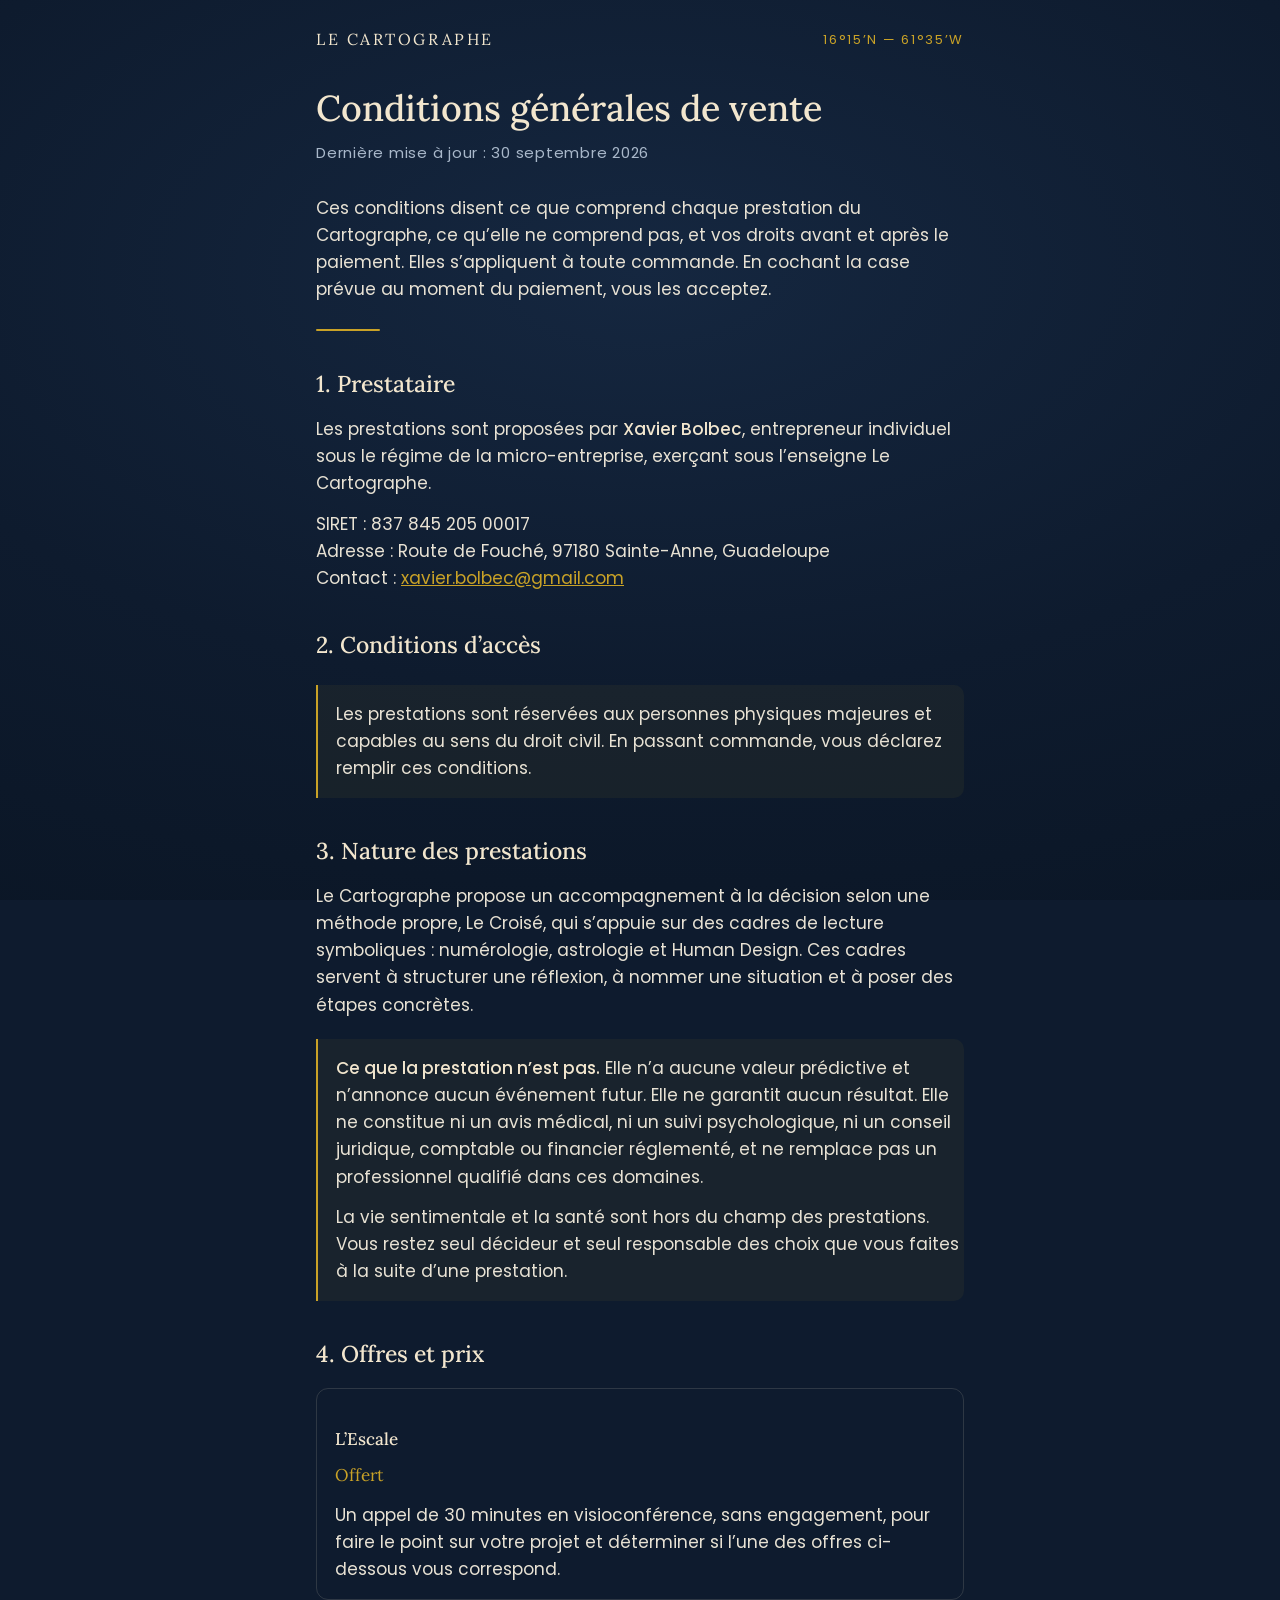
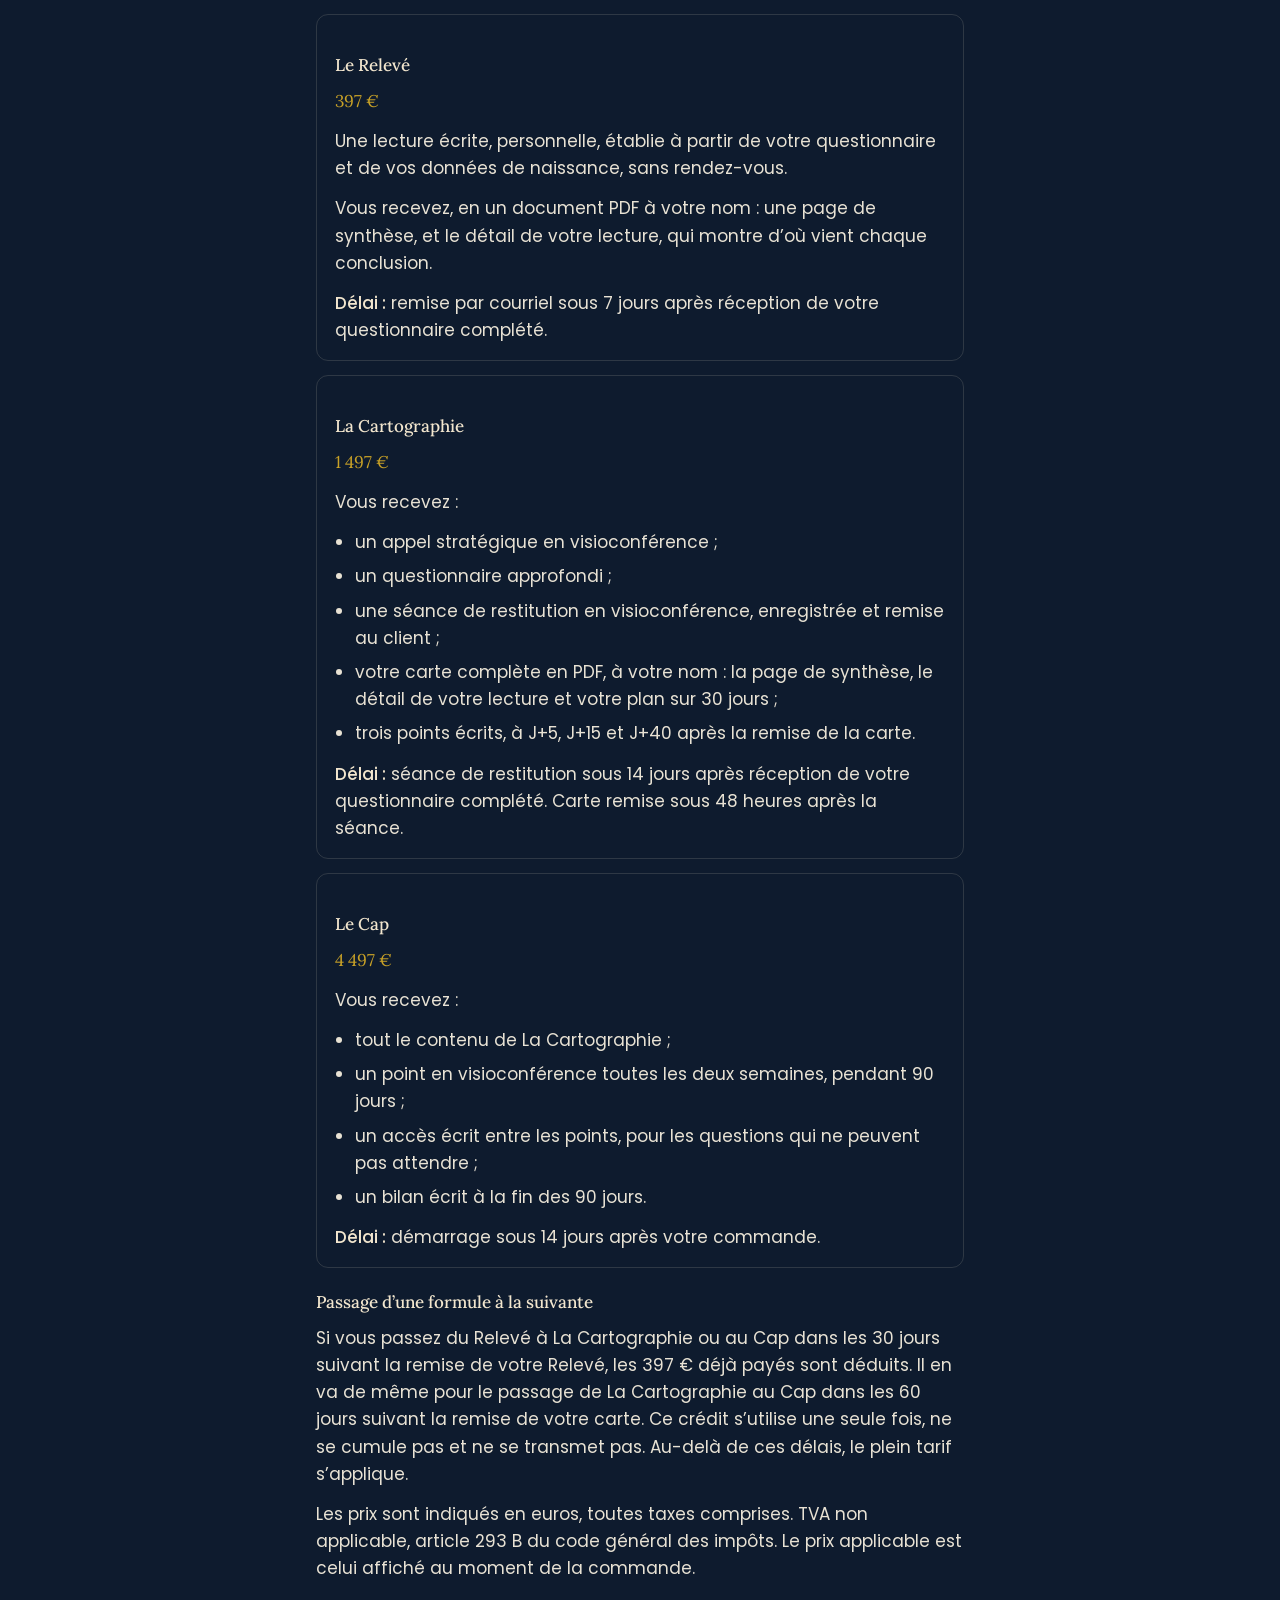
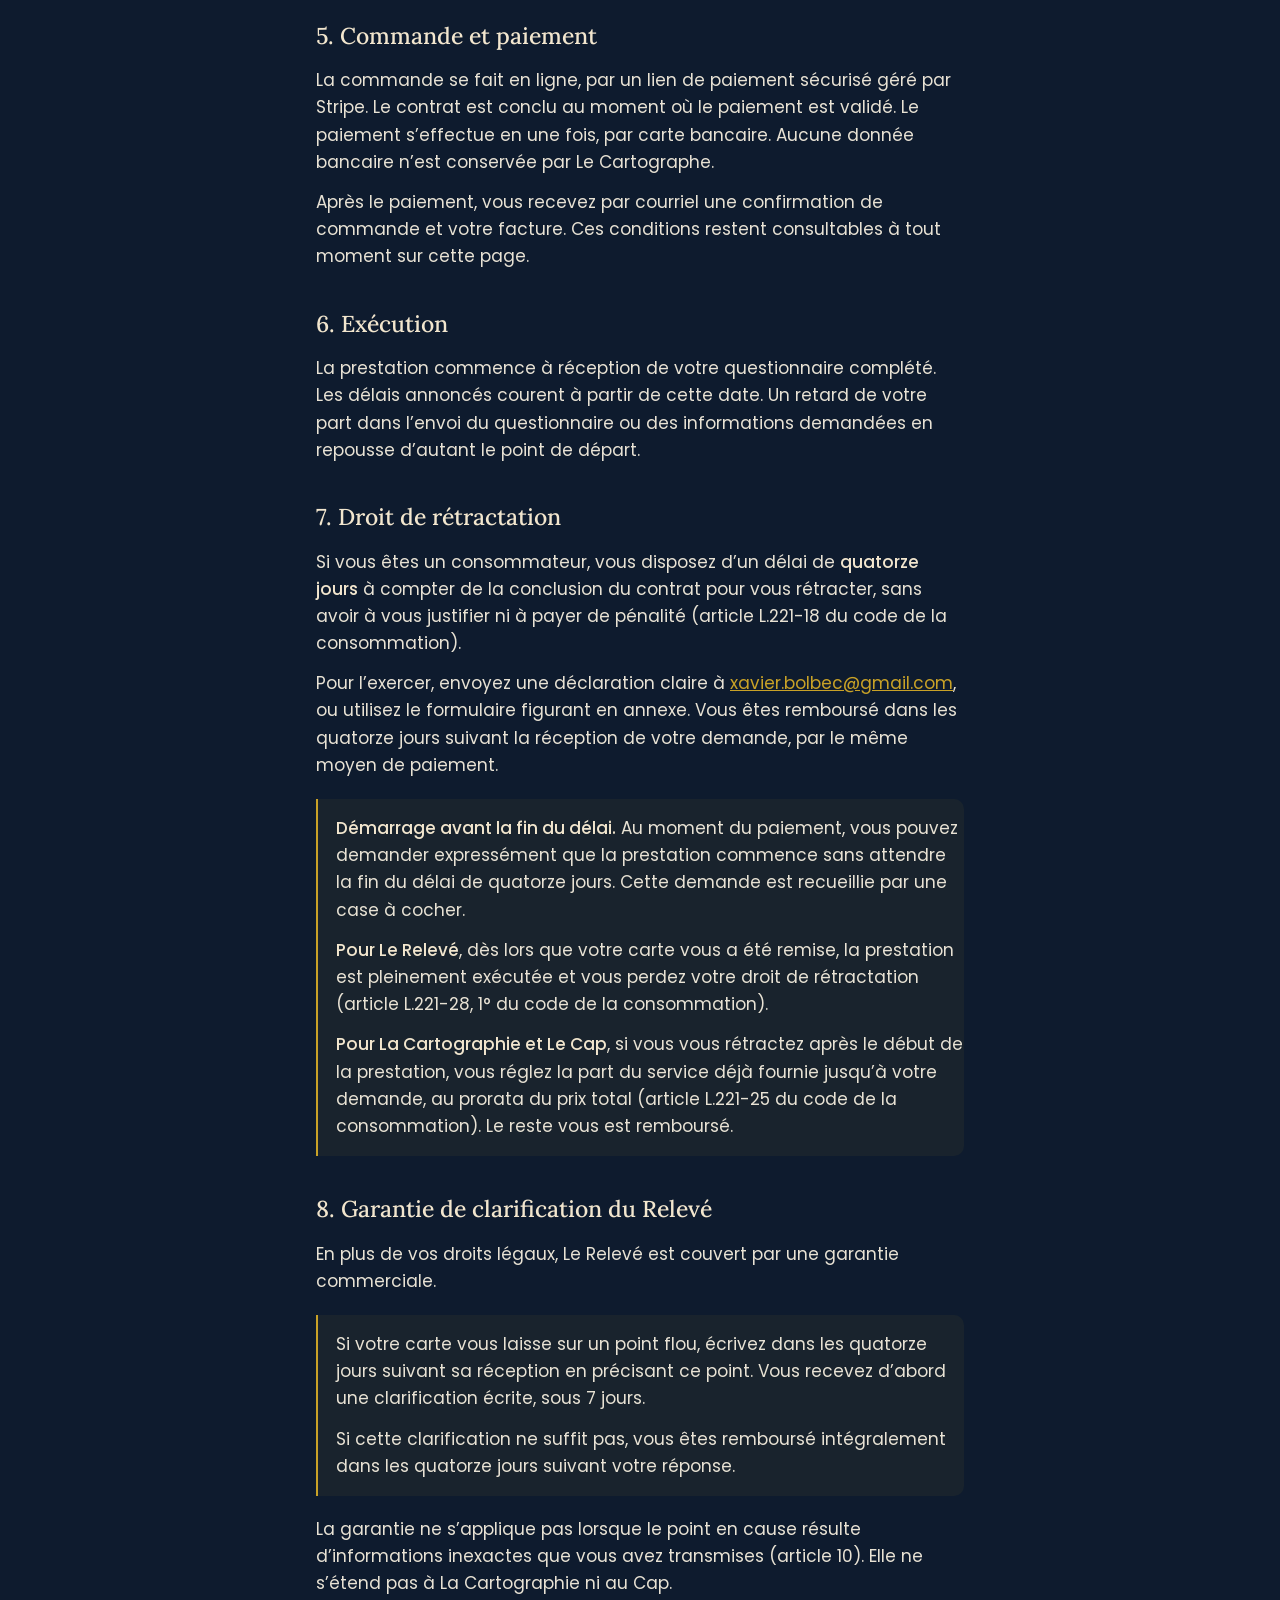
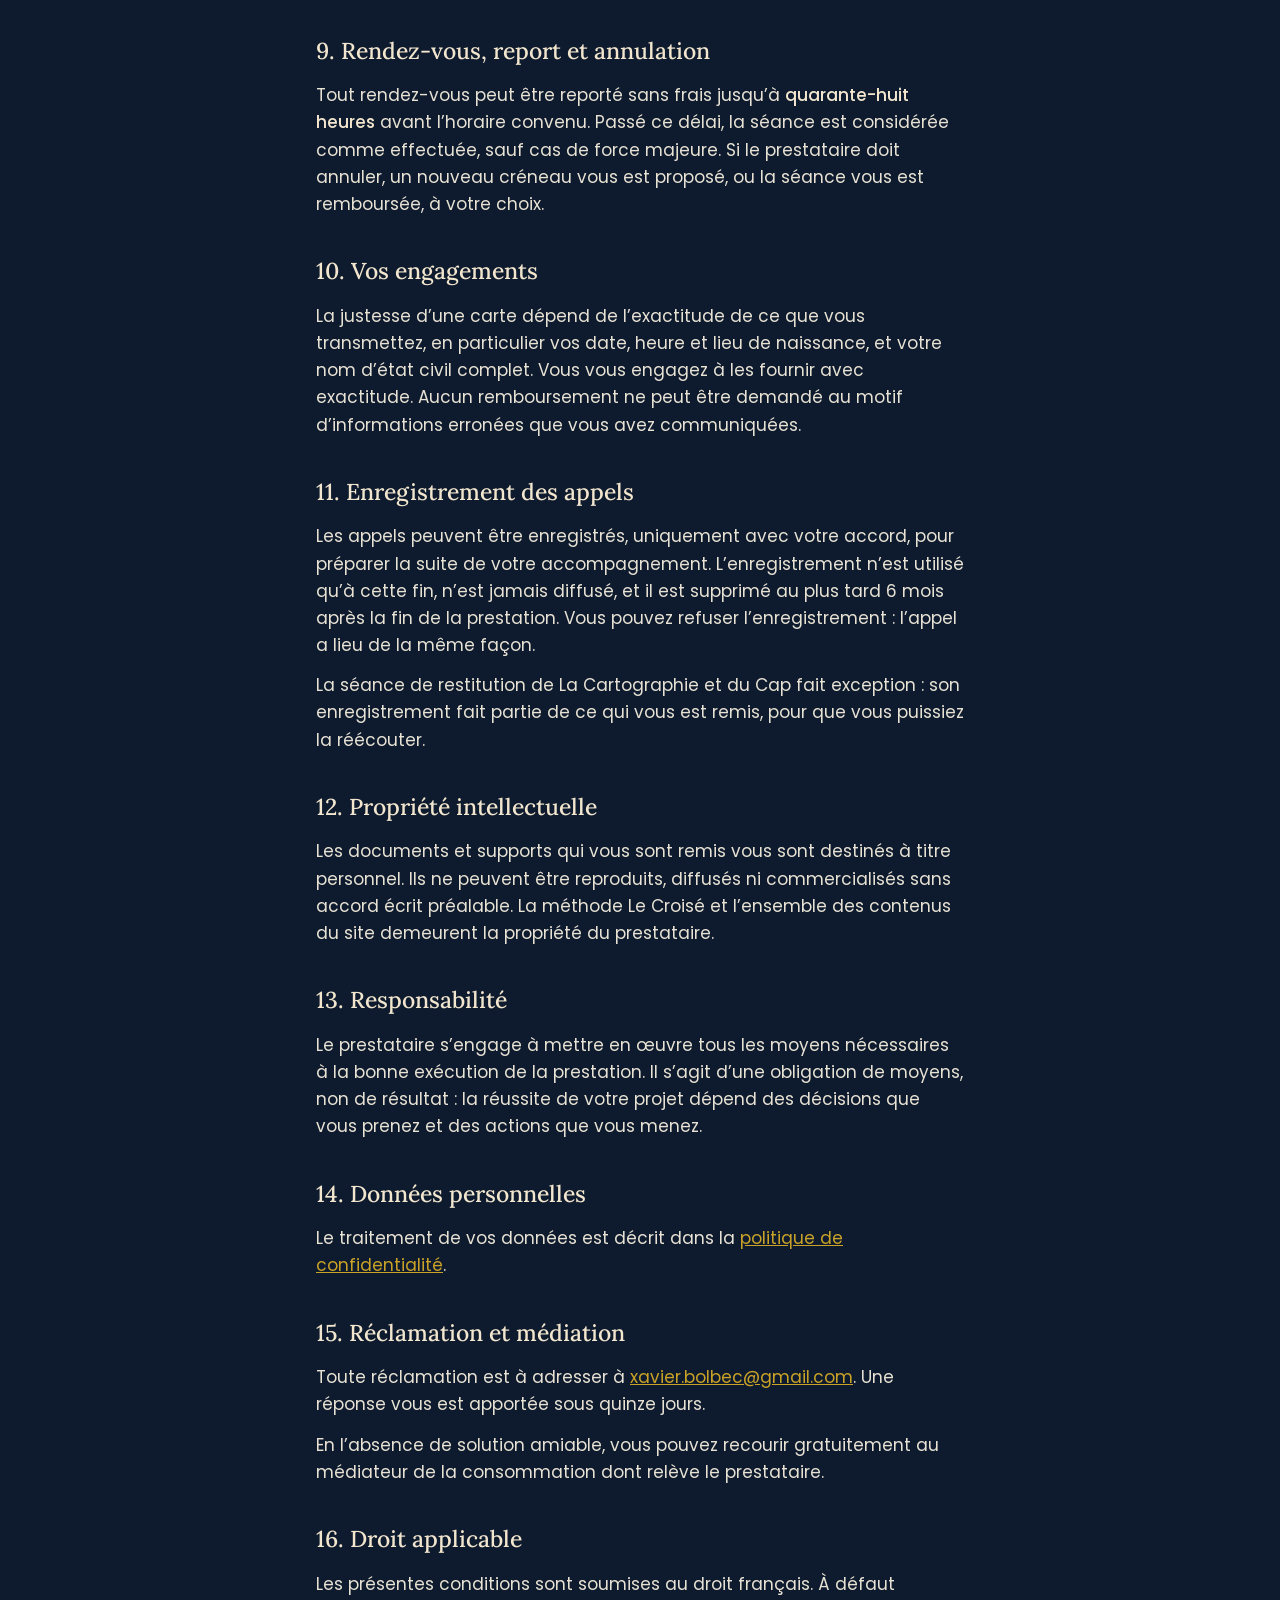
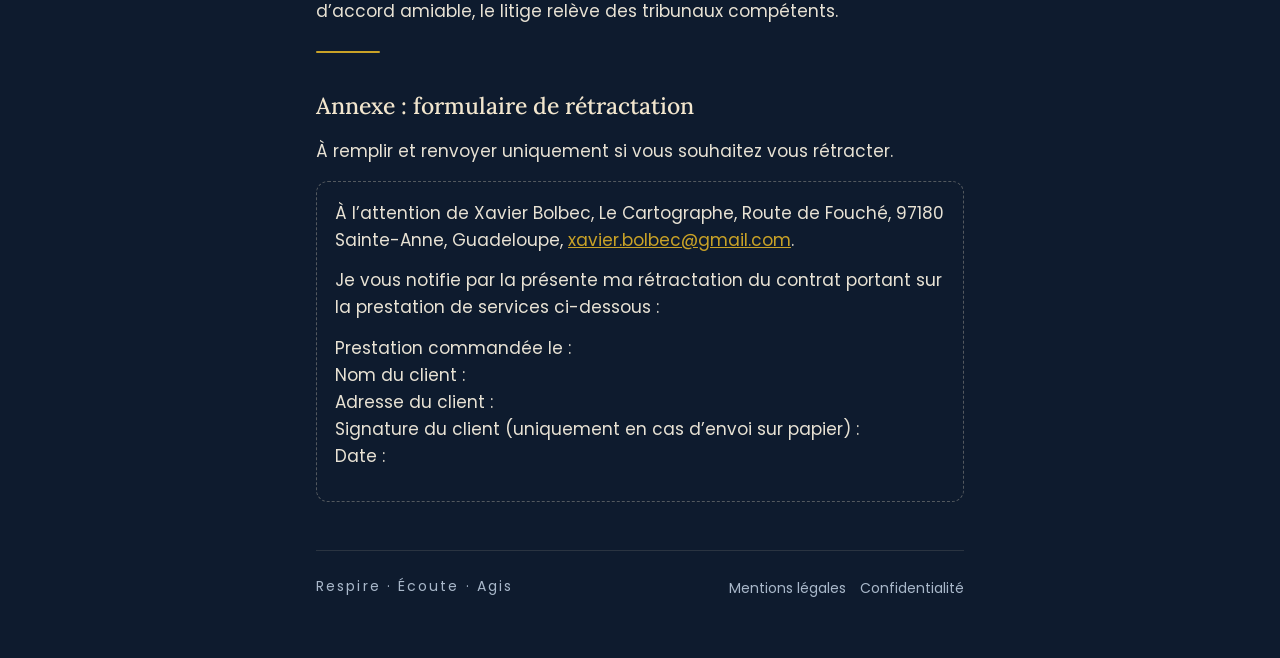
<file: cgv.html>
<!DOCTYPE html>
<html lang="fr">
<head>
<meta charset="utf-8">
<meta name="viewport" content="width=device-width, initial-scale=1, viewport-fit=cover">
<title>Conditions générales de vente · Le Cartographe</title>
<meta name="description" content="Ce que comprend une prestation du Cartographe, ce qu'elle ne comprend pas, et dans quelles conditions elle est vendue.">
<meta name="robots" content="noindex, follow">
<link rel="preconnect" href="https://fonts.googleapis.com">
<link rel="preconnect" href="https://fonts.gstatic.com" crossorigin>
<link href="https://fonts.googleapis.com/css2?family=Lora:wght@400;500&family=Poppins:wght@300;400;500&display=swap" rel="stylesheet">
<style>
:root{
  --nuit:#0E1B2E; --nuit-2:#0A1524; --nuit-3:#152740;
  --or:#C9A227; --creme:#F2E6CE; --texte:#E8E2D4; --texte-doux:#A9B8CA;
  --serif:'Lora',Georgia,serif; --sans:'Poppins',-apple-system,BlinkMacSystemFont,sans-serif;
}
*{box-sizing:border-box;margin:0;padding:0}
html{-webkit-text-size-adjust:100%}
body{background:var(--nuit);color:var(--texte);font-family:var(--sans);font-weight:300;
  line-height:1.68;min-height:100vh;
  background-image:radial-gradient(ellipse 120% 90% at 50% 30%,var(--nuit-3),var(--nuit) 52%,var(--nuit-2) 100%);
  background-attachment:fixed}
.enveloppe{max-width:680px;margin:0 auto;padding:26px 16px calc(56px + env(safe-area-inset-bottom))}
header{display:flex;align-items:center;justify-content:space-between;gap:14px;margin-bottom:34px}
.marque{font-family:var(--serif);font-size:15px;letter-spacing:.16em;text-transform:uppercase;color:var(--creme);text-decoration:none}
.coord{font-size:11px;letter-spacing:.13em;color:var(--or);white-space:nowrap}
h1{font-family:var(--serif);font-weight:500;font-size:clamp(27px,7vw,36px);line-height:1.18;color:var(--creme);margin-bottom:12px}
.maj{font-size:12.5px;letter-spacing:.05em;color:var(--texte-doux);margin-bottom:30px}
h2{font-family:var(--serif);font-weight:500;font-size:clamp(19px,4.6vw,23px);color:var(--creme);margin:34px 0 12px}
h3{font-family:var(--serif);font-weight:500;font-size:17px;color:var(--creme);margin:20px 0 8px}
p{font-size:15.5px;margin-bottom:13px}
ul{margin:0 0 13px 20px}
li{font-size:15.5px;margin-bottom:7px}
strong{color:var(--creme);font-weight:500}
a{color:var(--or)}
.filet{width:64px;height:2px;background:var(--or);margin:26px 0;border-radius:2px}
.encadre{border-left:2px solid var(--or);padding:16px 0 16px 18px;background:rgba(201,162,39,.06);
  border-radius:0 10px 10px 0;margin:20px 0}
.encadre p:last-child{margin-bottom:0}
.offre{border:1px solid rgba(242,230,206,.14);border-radius:12px;padding:16px 18px;margin:14px 0}
.offre .prix{color:var(--or);font-family:var(--serif);font-size:17px}
.offre p:last-child{margin-bottom:0}
.a-completer{background:rgba(201,162,39,.22);color:var(--creme);padding:1px 6px;border-radius:4px;font-weight:400}
.formulaire{border:1px dashed rgba(242,230,206,.3);border-radius:12px;padding:18px;margin:16px 0;font-size:14.5px}
.formulaire p{font-size:14.5px}
footer{margin-top:48px;padding-top:24px;border-top:1px solid rgba(242,230,206,.12);
  display:flex;justify-content:space-between;gap:14px;flex-wrap:wrap}
.devise{font-size:12px;letter-spacing:.15em;color:var(--texte-doux)}
footer a{font-size:12px;text-decoration:none;color:var(--texte-doux);margin-left:14px}
footer a:hover{color:var(--or)}
</style>
<link rel="stylesheet" href="/lisibilite.css">
</head>
<body>
<div class="enveloppe">

<header>
  <a class="marque" href="/">Le Cartographe</a>
  <div class="coord">16°15&rsquo;N &mdash; 61°35&rsquo;W</div>
</header>

<h1>Conditions générales de vente</h1>
<p class="maj">Dernière mise à jour : 30 septembre 2026</p>

<p>Ces conditions disent ce que comprend chaque prestation du Cartographe, ce qu&rsquo;elle ne comprend pas, et vos droits avant et après le paiement. Elles s&rsquo;appliquent à toute commande. En cochant la case prévue au moment du paiement, vous les acceptez.</p>

<div class="filet"></div>

<h2>1. Prestataire</h2>
<p>Les prestations sont proposées par <strong>Xavier Bolbec</strong>, entrepreneur individuel sous le régime de la micro-entreprise, exerçant sous l&rsquo;enseigne Le Cartographe.</p>
<p>SIRET : 837 845 205 00017<br>
Adresse : Route de Fouché, 97180 Sainte-Anne, Guadeloupe<br>
Contact&nbsp;: <a href="mailto:xavier.bolbec@gmail.com">xavier.bolbec@gmail.com</a></p>

<h2>2. Conditions d&rsquo;accès</h2>
<div class="encadre">
<p>Les prestations sont réservées aux personnes physiques majeures et capables au sens du droit civil. En passant commande, vous déclarez remplir ces conditions.</p>
</div>

<h2>3. Nature des prestations</h2>
<p>Le Cartographe propose un accompagnement à la décision selon une méthode propre, Le Croisé, qui s&rsquo;appuie sur des cadres de lecture symboliques : numérologie, astrologie et Human Design. Ces cadres servent à structurer une réflexion, à nommer une situation et à poser des étapes concrètes.</p>
<div class="encadre">
<p><strong>Ce que la prestation n&rsquo;est pas.</strong> Elle n&rsquo;a aucune valeur prédictive et n&rsquo;annonce aucun événement futur. Elle ne garantit aucun résultat. Elle ne constitue ni un avis médical, ni un suivi psychologique, ni un conseil juridique, comptable ou financier réglementé, et ne remplace pas un professionnel qualifié dans ces domaines.</p>
<p>La vie sentimentale et la santé sont hors du champ des prestations. Vous restez seul décideur et seul responsable des choix que vous faites à la suite d&rsquo;une prestation.</p>
</div>

<h2>4. Offres et prix</h2>

<div class="offre">
<h3>L&rsquo;Escale</h3>
<p class="prix">Offert</p>
<p>Un appel de 30 minutes en visioconférence, sans engagement, pour faire le point sur votre projet et déterminer si l&rsquo;une des offres ci-dessous vous correspond.</p>
</div>

<div class="offre">
<h3>Le Relevé</h3>
<p class="prix">397 €</p>
<p>Une lecture écrite, personnelle, établie à partir de votre questionnaire et de vos données de naissance, sans rendez-vous.</p>
<p>Vous recevez, en un document PDF à votre nom : une page de synthèse, et le détail de votre lecture, qui montre d&rsquo;où vient chaque conclusion.</p>
<p><strong>Délai&nbsp;:</strong> remise par courriel sous 7 jours après réception de votre questionnaire complété.</p>
</div>

<div class="offre">
<h3>La Cartographie</h3>
<p class="prix">1 497 €</p>
<p>Vous recevez&nbsp;:</p>
<ul>
  <li>un appel stratégique en visioconférence&nbsp;;</li>
  <li>un questionnaire approfondi&nbsp;;</li>
  <li>une séance de restitution en visioconférence, enregistrée et remise au client&nbsp;;</li>
  <li>votre carte complète en PDF, à votre nom : la page de synthèse, le détail de votre lecture et votre plan sur 30 jours&nbsp;;</li>
  <li>trois points écrits, à J+5, J+15 et J+40 après la remise de la carte.</li>
</ul>
<p><strong>Délai&nbsp;:</strong> séance de restitution sous 14 jours après réception de votre questionnaire complété. Carte remise sous 48 heures après la séance.</p>
</div>

<div class="offre">
<h3>Le Cap</h3>
<p class="prix">4 497 €</p>
<p>Vous recevez&nbsp;:</p>
<ul>
  <li>tout le contenu de La Cartographie&nbsp;;</li>
  <li>un point en visioconférence toutes les deux semaines, pendant 90 jours&nbsp;;</li>
  <li>un accès écrit entre les points, pour les questions qui ne peuvent pas attendre&nbsp;;</li>
  <li>un bilan écrit à la fin des 90 jours.</li>
</ul>
<p><strong>Délai&nbsp;:</strong> démarrage sous 14 jours après votre commande.</p>
</div>

<h3>Passage d&rsquo;une formule à la suivante</h3>
<p>Si vous passez du Relevé à La Cartographie ou au Cap dans les 30 jours suivant la remise de votre Relevé, les 397 € déjà payés sont déduits. Il en va de même pour le passage de La Cartographie au Cap dans les 60 jours suivant la remise de votre carte. Ce crédit s&rsquo;utilise une seule fois, ne se cumule pas et ne se transmet pas. Au-delà de ces délais, le plein tarif s&rsquo;applique.</p>

<p>Les prix sont indiqués en euros, toutes taxes comprises. TVA non applicable, article 293 B du code général des impôts. Le prix applicable est celui affiché au moment de la commande.</p>

<h2>5. Commande et paiement</h2>
<p>La commande se fait en ligne, par un lien de paiement sécurisé géré par Stripe. Le contrat est conclu au moment où le paiement est validé. Le paiement s&rsquo;effectue en une fois, par carte bancaire. Aucune donnée bancaire n&rsquo;est conservée par Le Cartographe.</p>
<p>Après le paiement, vous recevez par courriel une confirmation de commande et votre facture. Ces conditions restent consultables à tout moment sur cette page.</p>

<h2>6. Exécution</h2>
<p>La prestation commence à réception de votre questionnaire complété. Les délais annoncés courent à partir de cette date. Un retard de votre part dans l&rsquo;envoi du questionnaire ou des informations demandées en repousse d&rsquo;autant le point de départ.</p>

<h2>7. Droit de rétractation</h2>
<p>Si vous êtes un consommateur, vous disposez d&rsquo;un délai de <strong>quatorze jours</strong> à compter de la conclusion du contrat pour vous rétracter, sans avoir à vous justifier ni à payer de pénalité (article L.221-18 du code de la consommation).</p>
<p>Pour l&rsquo;exercer, envoyez une déclaration claire à <a href="mailto:xavier.bolbec@gmail.com">xavier.bolbec@gmail.com</a>, ou utilisez le formulaire figurant en annexe. Vous êtes remboursé dans les quatorze jours suivant la réception de votre demande, par le même moyen de paiement.</p>

<div class="encadre">
<p><strong>Démarrage avant la fin du délai.</strong> Au moment du paiement, vous pouvez demander expressément que la prestation commence sans attendre la fin du délai de quatorze jours. Cette demande est recueillie par une case à cocher.</p>
<p><strong>Pour Le Relevé</strong>, dès lors que votre carte vous a été remise, la prestation est pleinement exécutée et vous perdez votre droit de rétractation (article L.221-28, 1° du code de la consommation).</p>
<p><strong>Pour La Cartographie et Le Cap</strong>, si vous vous rétractez après le début de la prestation, vous réglez la part du service déjà fournie jusqu&rsquo;à votre demande, au prorata du prix total (article L.221-25 du code de la consommation). Le reste vous est remboursé.</p>
</div>

<h2>8. Garantie de clarification du Relevé</h2>
<p>En plus de vos droits légaux, Le Relevé est couvert par une garantie commerciale.</p>
<div class="encadre">
<p>Si votre carte vous laisse sur un point flou, écrivez dans les quatorze jours suivant sa réception en précisant ce point. Vous recevez d&rsquo;abord une clarification écrite, sous 7 jours.</p>
<p>Si cette clarification ne suffit pas, vous êtes remboursé intégralement dans les quatorze jours suivant votre réponse.</p>
</div>
<p>La garantie ne s&rsquo;applique pas lorsque le point en cause résulte d&rsquo;informations inexactes que vous avez transmises (article 10). Elle ne s&rsquo;étend pas à La Cartographie ni au Cap.</p>

<h2>9. Rendez-vous, report et annulation</h2>
<p>Tout rendez-vous peut être reporté sans frais jusqu&rsquo;à <strong>quarante-huit heures</strong> avant l&rsquo;horaire convenu. Passé ce délai, la séance est considérée comme effectuée, sauf cas de force majeure. Si le prestataire doit annuler, un nouveau créneau vous est proposé, ou la séance vous est remboursée, à votre choix.</p>

<h2>10. Vos engagements</h2>
<p>La justesse d&rsquo;une carte dépend de l&rsquo;exactitude de ce que vous transmettez, en particulier vos date, heure et lieu de naissance, et votre nom d&rsquo;état civil complet. Vous vous engagez à les fournir avec exactitude. Aucun remboursement ne peut être demandé au motif d&rsquo;informations erronées que vous avez communiquées.</p>

<h2>11. Enregistrement des appels</h2>
<p>Les appels peuvent être enregistrés, uniquement avec votre accord, pour préparer la suite de votre accompagnement. L&rsquo;enregistrement n&rsquo;est utilisé qu&rsquo;à cette fin, n&rsquo;est jamais diffusé, et il est supprimé au plus tard 6 mois après la fin de la prestation. Vous pouvez refuser l&rsquo;enregistrement : l&rsquo;appel a lieu de la même façon.</p>
<p>La séance de restitution de La Cartographie et du Cap fait exception : son enregistrement fait partie de ce qui vous est remis, pour que vous puissiez la réécouter.</p>

<h2>12. Propriété intellectuelle</h2>
<p>Les documents et supports qui vous sont remis vous sont destinés à titre personnel. Ils ne peuvent être reproduits, diffusés ni commercialisés sans accord écrit préalable. La méthode Le Croisé et l&rsquo;ensemble des contenus du site demeurent la propriété du prestataire.</p>

<h2>13. Responsabilité</h2>
<p>Le prestataire s&rsquo;engage à mettre en œuvre tous les moyens nécessaires à la bonne exécution de la prestation. Il s&rsquo;agit d&rsquo;une obligation de moyens, non de résultat : la réussite de votre projet dépend des décisions que vous prenez et des actions que vous menez.</p>

<h2>14. Données personnelles</h2>
<p>Le traitement de vos données est décrit dans la <a href="/confidentialite">politique de confidentialité</a>.</p>

<h2>15. Réclamation et médiation</h2>
<p>Toute réclamation est à adresser à <a href="mailto:xavier.bolbec@gmail.com">xavier.bolbec@gmail.com</a>. Une réponse vous est apportée sous quinze jours.</p>
<p>En l&rsquo;absence de solution amiable, vous pouvez recourir gratuitement au médiateur de la consommation dont relève le prestataire.</p>

<h2>16. Droit applicable</h2>
<p>Les présentes conditions sont soumises au droit français. À défaut d&rsquo;accord amiable, le litige relève des tribunaux compétents.</p>

<div class="filet"></div>

<h2>Annexe : formulaire de rétractation</h2>
<p>À remplir et renvoyer uniquement si vous souhaitez vous rétracter.</p>
<div class="formulaire">
<p>À l&rsquo;attention de Xavier Bolbec, Le Cartographe, Route de Fouché, 97180 Sainte-Anne, Guadeloupe, <a href="mailto:xavier.bolbec@gmail.com">xavier.bolbec@gmail.com</a>.</p>
<p>Je vous notifie par la présente ma rétractation du contrat portant sur la prestation de services ci-dessous&nbsp;:</p>
<p>Prestation commandée le&nbsp;:<br>
Nom du client&nbsp;:<br>
Adresse du client&nbsp;:<br>
Signature du client (uniquement en cas d&rsquo;envoi sur papier) :<br>
Date&nbsp;:</p>
</div>

<footer>
  <div class="devise">Respire · Écoute · Agis</div>
  <div><a href="/mentions-legales">Mentions légales</a><a href="/confidentialite">Confidentialité</a></div>
</footer>

</div>
</body>
</html>
</file>
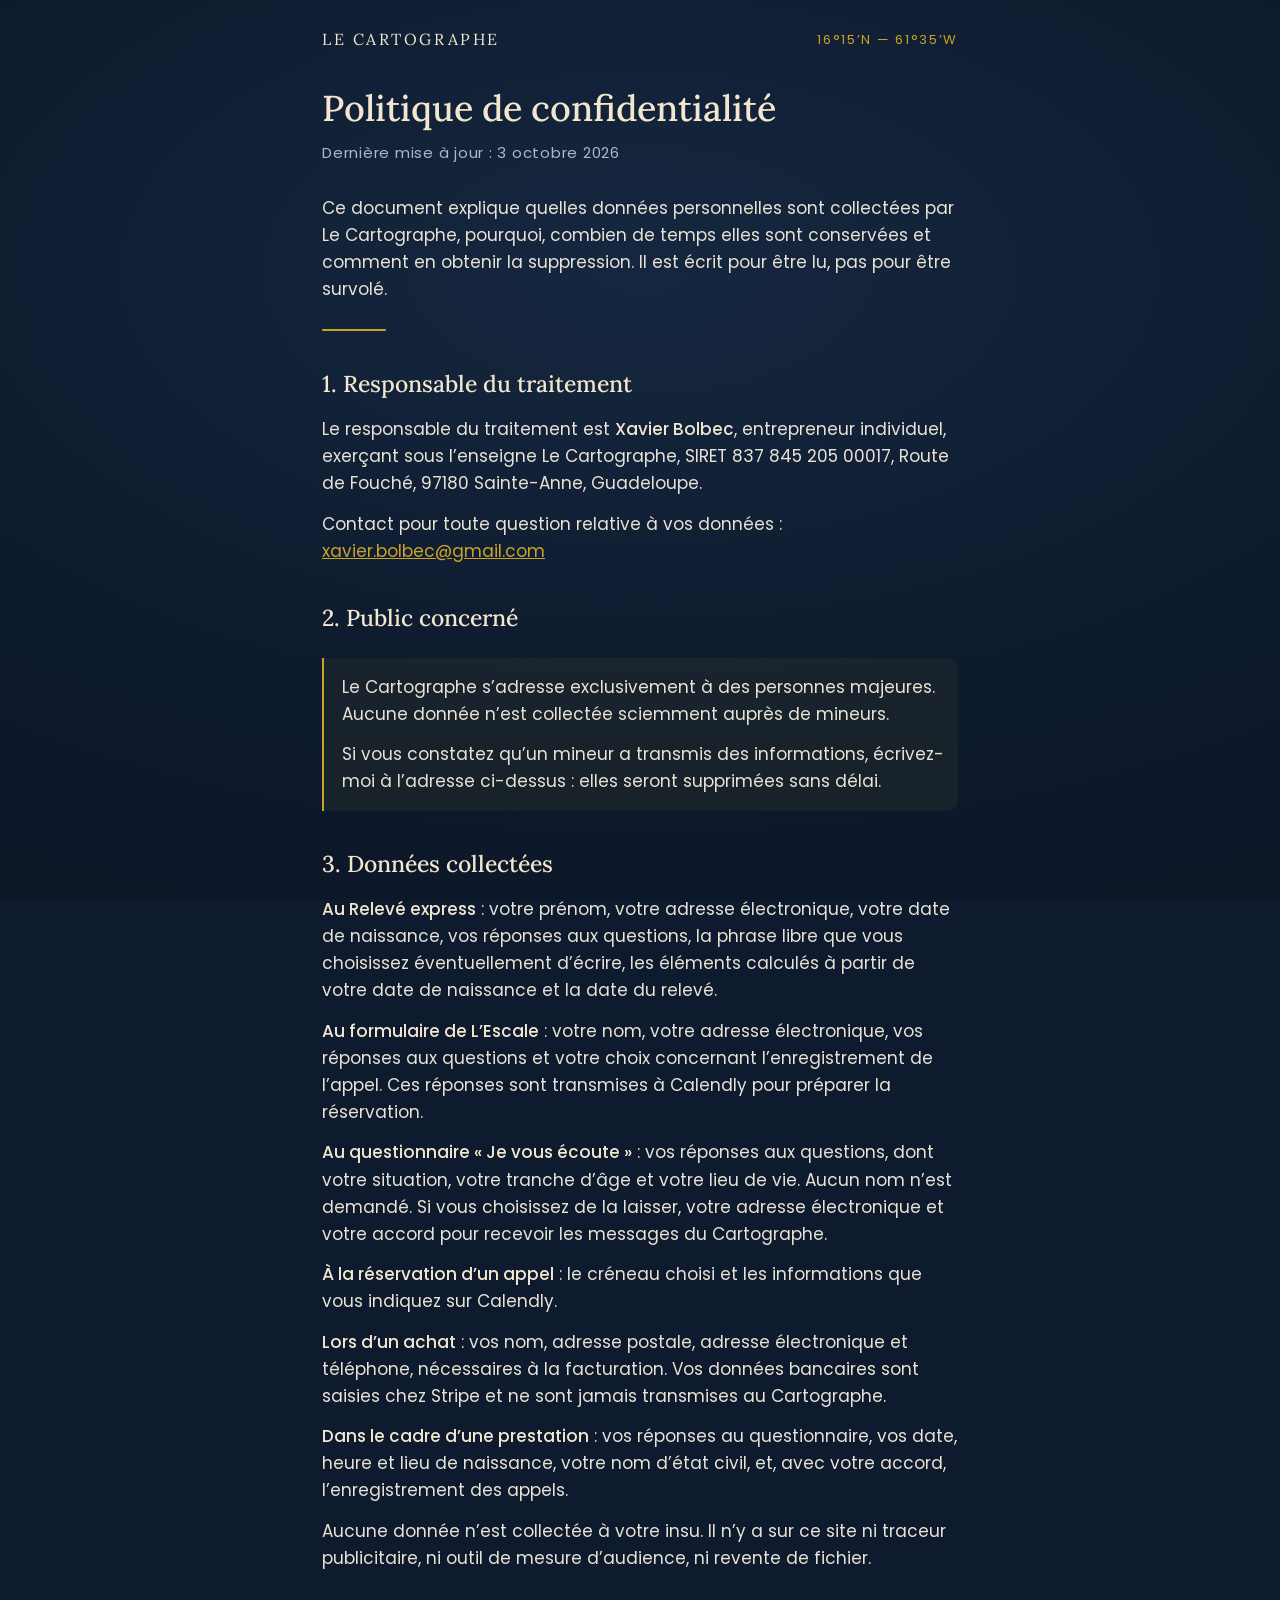
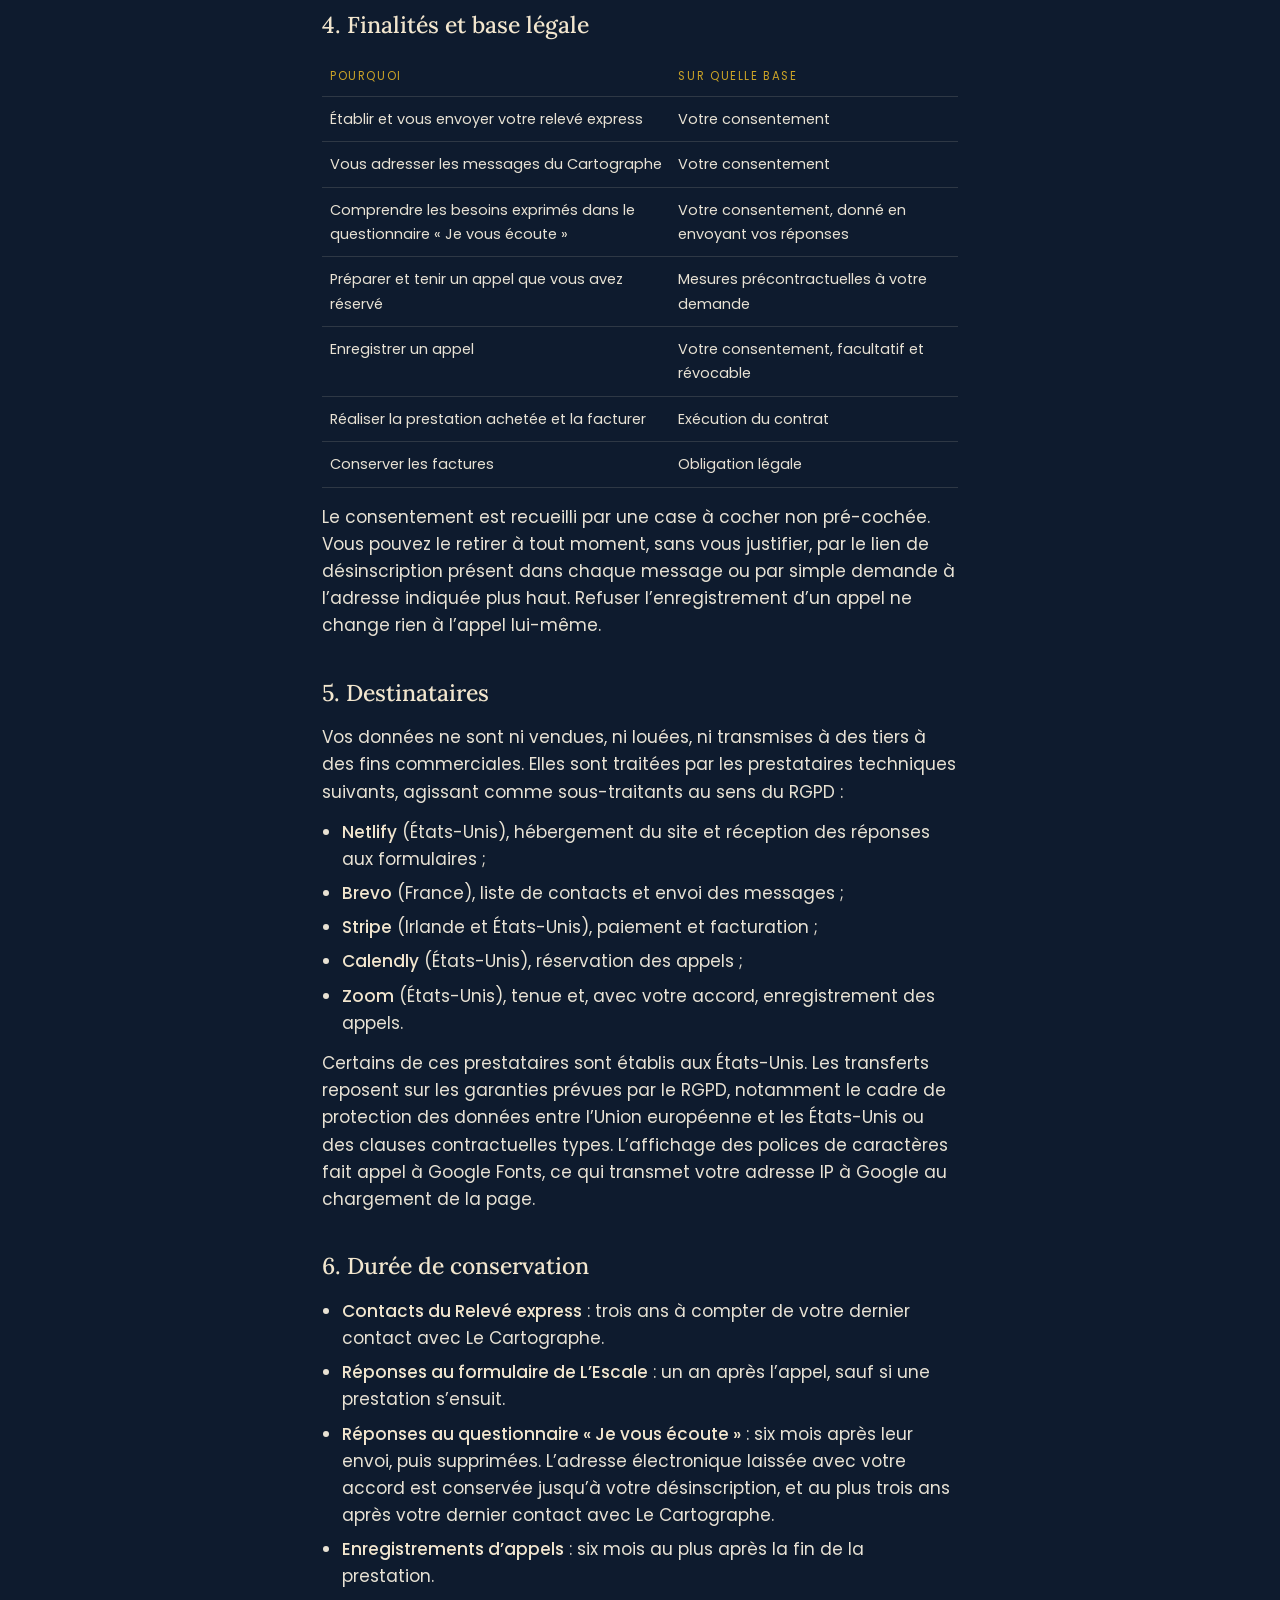
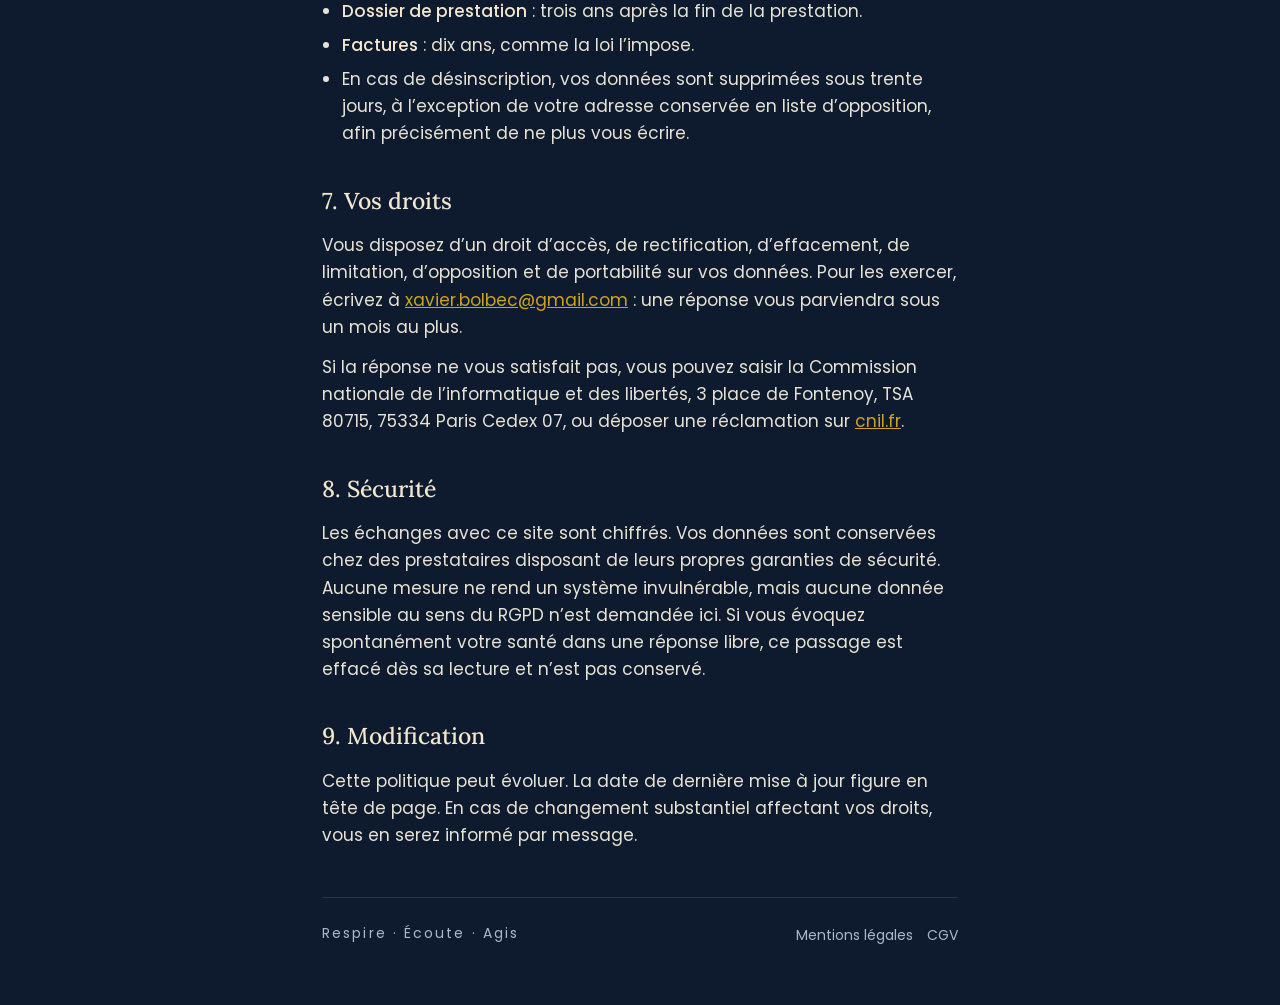
<file: confidentialite.html>
<!DOCTYPE html>
<html lang="fr">
<head>
<meta charset="utf-8">
<meta name="viewport" content="width=device-width, initial-scale=1, viewport-fit=cover">
<title>Politique de confidentialité — Le Cartographe</title>
<meta name="description" content="Quelles données sont collectées, pourquoi, combien de temps, et comment les faire supprimer.">
<meta name="robots" content="noindex, follow">
<link rel="preconnect" href="https://fonts.googleapis.com">
<link rel="preconnect" href="https://fonts.gstatic.com" crossorigin>
<link href="https://fonts.googleapis.com/css2?family=Lora:wght@400;500&family=Poppins:wght@300;400;500&display=swap" rel="stylesheet">
<style>
:root{
  --nuit:#0E1B2E; --nuit-2:#0A1524; --nuit-3:#152740;
  --or:#C9A227; --creme:#F2E6CE; --texte:#E8E2D4; --texte-doux:#A9B8CA;
  --serif:'Lora',Georgia,serif; --sans:'Poppins',-apple-system,BlinkMacSystemFont,sans-serif;
}
*{box-sizing:border-box;margin:0;padding:0}
html{-webkit-text-size-adjust:100%}
body{background:var(--nuit);color:var(--texte);font-family:var(--sans);font-weight:300;
  line-height:1.68;min-height:100vh;
  background-image:radial-gradient(ellipse 120% 90% at 50% 30%,var(--nuit-3),var(--nuit) 52%,var(--nuit-2) 100%);
  background-attachment:fixed}
.enveloppe{max-width:680px;margin:0 auto;padding:26px 22px calc(56px + env(safe-area-inset-bottom))}
header{display:flex;align-items:center;justify-content:space-between;gap:14px;margin-bottom:34px}
.marque{font-family:var(--serif);font-size:15px;letter-spacing:.16em;text-transform:uppercase;color:var(--creme);text-decoration:none}
.coord{font-size:11px;letter-spacing:.13em;color:var(--or);white-space:nowrap}
h1{font-family:var(--serif);font-weight:500;font-size:clamp(27px,7vw,36px);line-height:1.18;color:var(--creme);margin-bottom:12px}
.maj{font-size:12.5px;letter-spacing:.05em;color:var(--texte-doux);margin-bottom:30px}
h2{font-family:var(--serif);font-weight:500;font-size:clamp(19px,4.6vw,23px);color:var(--creme);margin:34px 0 12px}
p{font-size:15.5px;margin-bottom:13px}
ul{margin:0 0 13px 20px}
li{font-size:15.5px;margin-bottom:7px}
strong{color:var(--creme);font-weight:500}
a{color:var(--or)}
.filet{width:64px;height:2px;background:var(--or);margin:26px 0;border-radius:2px}
.encadre{border-left:2px solid var(--or);padding:16px 0 16px 18px;background:rgba(201,162,39,.06);
  border-radius:0 10px 10px 0;margin:20px 0}
.encadre p:last-child{margin-bottom:0}
table{width:100%;border-collapse:collapse;margin:6px 0 16px;font-size:14.5px}
th,td{text-align:left;padding:10px 8px;border-bottom:1px solid rgba(242,230,206,.14);vertical-align:top}
th{color:var(--or);font-weight:400;font-size:11.5px;letter-spacing:.14em;text-transform:uppercase}
footer{margin-top:48px;padding-top:24px;border-top:1px solid rgba(242,230,206,.12);
  display:flex;justify-content:space-between;gap:14px;flex-wrap:wrap}
.devise{font-size:12px;letter-spacing:.15em;color:var(--texte-doux)}
footer a{font-size:12px;text-decoration:none;color:var(--texte-doux);margin-left:14px}
footer a:hover{color:var(--or)}
</style>
<link rel="stylesheet" href="/lisibilite.css">
</head>
<body>
<div class="enveloppe">

<header>
  <a class="marque" href="/">Le Cartographe</a>
  <div class="coord">16°15&rsquo;N &mdash; 61°35&rsquo;W</div>
</header>

<h1>Politique de confidentialité</h1>
<p class="maj">Dernière mise à jour : 3 octobre 2026</p>

<p>Ce document explique quelles données personnelles sont collectées par Le Cartographe, pourquoi, combien de temps elles sont conservées et comment en obtenir la suppression. Il est écrit pour être lu, pas pour être survolé.</p>

<div class="filet"></div>

<h2>1. Responsable du traitement</h2>
<p>Le responsable du traitement est <strong>Xavier Bolbec</strong>, entrepreneur individuel, exerçant sous l&rsquo;enseigne Le Cartographe, SIRET 837&nbsp;845&nbsp;205&nbsp;00017, Route de Fouché, 97180 Sainte-Anne, Guadeloupe.</p>
<p>Contact pour toute question relative à vos données&nbsp;: <a href="mailto:xavier.bolbec@gmail.com">xavier.bolbec@gmail.com</a></p>

<h2>2. Public concerné</h2>
<div class="encadre">
<p>Le Cartographe s&rsquo;adresse exclusivement à des personnes majeures. Aucune donnée n&rsquo;est collectée sciemment auprès de mineurs.</p>
<p>Si vous constatez qu&rsquo;un mineur a transmis des informations, écrivez-moi à l&rsquo;adresse ci-dessus&nbsp;: elles seront supprimées sans délai.</p>
</div>

<h2>3. Données collectées</h2>
<p><strong>Au Relevé express</strong>&nbsp;: votre prénom, votre adresse électronique, votre date de naissance, vos réponses aux questions, la phrase libre que vous choisissez éventuellement d&rsquo;écrire, les éléments calculés à partir de votre date de naissance et la date du relevé.</p>
<p><strong>Au formulaire de L&rsquo;Escale</strong>&nbsp;: votre nom, votre adresse électronique, vos réponses aux questions et votre choix concernant l&rsquo;enregistrement de l&rsquo;appel. Ces réponses sont transmises à Calendly pour préparer la réservation.</p>
<p><strong>Au questionnaire « Je vous écoute »</strong>&nbsp;: vos réponses aux questions, dont votre situation, votre tranche d&rsquo;âge et votre lieu de vie. Aucun nom n&rsquo;est demandé. Si vous choisissez de la laisser, votre adresse électronique et votre accord pour recevoir les messages du Cartographe.</p>
<p><strong>À la réservation d&rsquo;un appel</strong>&nbsp;: le créneau choisi et les informations que vous indiquez sur Calendly.</p>
<p><strong>Lors d&rsquo;un achat</strong>&nbsp;: vos nom, adresse postale, adresse électronique et téléphone, nécessaires à la facturation. Vos données bancaires sont saisies chez Stripe et ne sont jamais transmises au Cartographe.</p>
<p><strong>Dans le cadre d&rsquo;une prestation</strong>&nbsp;: vos réponses au questionnaire, vos date, heure et lieu de naissance, votre nom d&rsquo;état civil, et, avec votre accord, l&rsquo;enregistrement des appels.</p>
<p>Aucune donnée n&rsquo;est collectée à votre insu. Il n&rsquo;y a sur ce site ni traceur publicitaire, ni outil de mesure d&rsquo;audience, ni revente de fichier.</p>

<h2>4. Finalités et base légale</h2>
<table>
  <tr><th>Pourquoi</th><th>Sur quelle base</th></tr>
  <tr><td>Établir et vous envoyer votre relevé express</td><td>Votre consentement</td></tr>
  <tr><td>Vous adresser les messages du Cartographe</td><td>Votre consentement</td></tr>
  <tr><td>Comprendre les besoins exprimés dans le questionnaire « Je vous écoute »</td><td>Votre consentement, donné en envoyant vos réponses</td></tr>
  <tr><td>Préparer et tenir un appel que vous avez réservé</td><td>Mesures précontractuelles à votre demande</td></tr>
  <tr><td>Enregistrer un appel</td><td>Votre consentement, facultatif et révocable</td></tr>
  <tr><td>Réaliser la prestation achetée et la facturer</td><td>Exécution du contrat</td></tr>
  <tr><td>Conserver les factures</td><td>Obligation légale</td></tr>
</table>
<p>Le consentement est recueilli par une case à cocher non pré-cochée. Vous pouvez le retirer à tout moment, sans vous justifier, par le lien de désinscription présent dans chaque message ou par simple demande à l&rsquo;adresse indiquée plus haut. Refuser l&rsquo;enregistrement d&rsquo;un appel ne change rien à l&rsquo;appel lui-même.</p>

<h2>5. Destinataires</h2>
<p>Vos données ne sont ni vendues, ni louées, ni transmises à des tiers à des fins commerciales. Elles sont traitées par les prestataires techniques suivants, agissant comme sous-traitants au sens du RGPD&nbsp;:</p>
<ul>
  <li><strong>Netlify</strong> (États-Unis), hébergement du site et réception des réponses aux formulaires&nbsp;;</li>
  <li><strong>Brevo</strong> (France), liste de contacts et envoi des messages&nbsp;;</li>
  <li><strong>Stripe</strong> (Irlande et États-Unis), paiement et facturation&nbsp;;</li>
  <li><strong>Calendly</strong> (États-Unis), réservation des appels&nbsp;;</li>
  <li><strong>Zoom</strong> (États-Unis), tenue et, avec votre accord, enregistrement des appels.</li>
</ul>
<p>Certains de ces prestataires sont établis aux États-Unis. Les transferts reposent sur les garanties prévues par le RGPD, notamment le cadre de protection des données entre l&rsquo;Union européenne et les États-Unis ou des clauses contractuelles types. L&rsquo;affichage des polices de caractères fait appel à Google Fonts, ce qui transmet votre adresse IP à Google au chargement de la page.</p>

<h2>6. Durée de conservation</h2>
<ul>
  <li><strong>Contacts du Relevé express</strong>&nbsp;: trois ans à compter de votre dernier contact avec Le Cartographe.</li>
  <li><strong>Réponses au formulaire de L&rsquo;Escale</strong>&nbsp;: un an après l&rsquo;appel, sauf si une prestation s&rsquo;ensuit.</li>
  <li><strong>Réponses au questionnaire « Je vous écoute »</strong>&nbsp;: six mois après leur envoi, puis supprimées. L&rsquo;adresse électronique laissée avec votre accord est conservée jusqu&rsquo;à votre désinscription, et au plus trois ans après votre dernier contact avec Le Cartographe.</li>
  <li><strong>Enregistrements d&rsquo;appels</strong>&nbsp;: six mois au plus après la fin de la prestation.</li>
  <li><strong>Dossier de prestation</strong>&nbsp;: trois ans après la fin de la prestation.</li>
  <li><strong>Factures</strong>&nbsp;: dix ans, comme la loi l&rsquo;impose.</li>
  <li>En cas de désinscription, vos données sont supprimées sous trente jours, à l&rsquo;exception de votre adresse conservée en liste d&rsquo;opposition, afin précisément de ne plus vous écrire.</li>
</ul>

<h2>7. Vos droits</h2>
<p>Vous disposez d&rsquo;un droit d&rsquo;accès, de rectification, d&rsquo;effacement, de limitation, d&rsquo;opposition et de portabilité sur vos données. Pour les exercer, écrivez à <a href="mailto:xavier.bolbec@gmail.com">xavier.bolbec@gmail.com</a> : une réponse vous parviendra sous un mois au plus.</p>
<p>Si la réponse ne vous satisfait pas, vous pouvez saisir la Commission nationale de l&rsquo;informatique et des libertés, 3 place de Fontenoy, TSA 80715, 75334 Paris Cedex 07, ou déposer une réclamation sur <a href="https://www.cnil.fr">cnil.fr</a>.</p>

<h2>8. Sécurité</h2>
<p>Les échanges avec ce site sont chiffrés. Vos données sont conservées chez des prestataires disposant de leurs propres garanties de sécurité. Aucune mesure ne rend un système invulnérable, mais aucune donnée sensible au sens du RGPD n&rsquo;est demandée ici. Si vous évoquez spontanément votre santé dans une réponse libre, ce passage est effacé dès sa lecture et n&rsquo;est pas conservé.</p>

<h2>9. Modification</h2>
<p>Cette politique peut évoluer. La date de dernière mise à jour figure en tête de page. En cas de changement substantiel affectant vos droits, vous en serez informé par message.</p>

<footer>
  <div class="devise">Respire · Écoute · Agis</div>
  <div><a href="/mentions-legales">Mentions légales</a><a href="/cgv">CGV</a></div>
</footer>

</div>
</body>
</html>
</file>
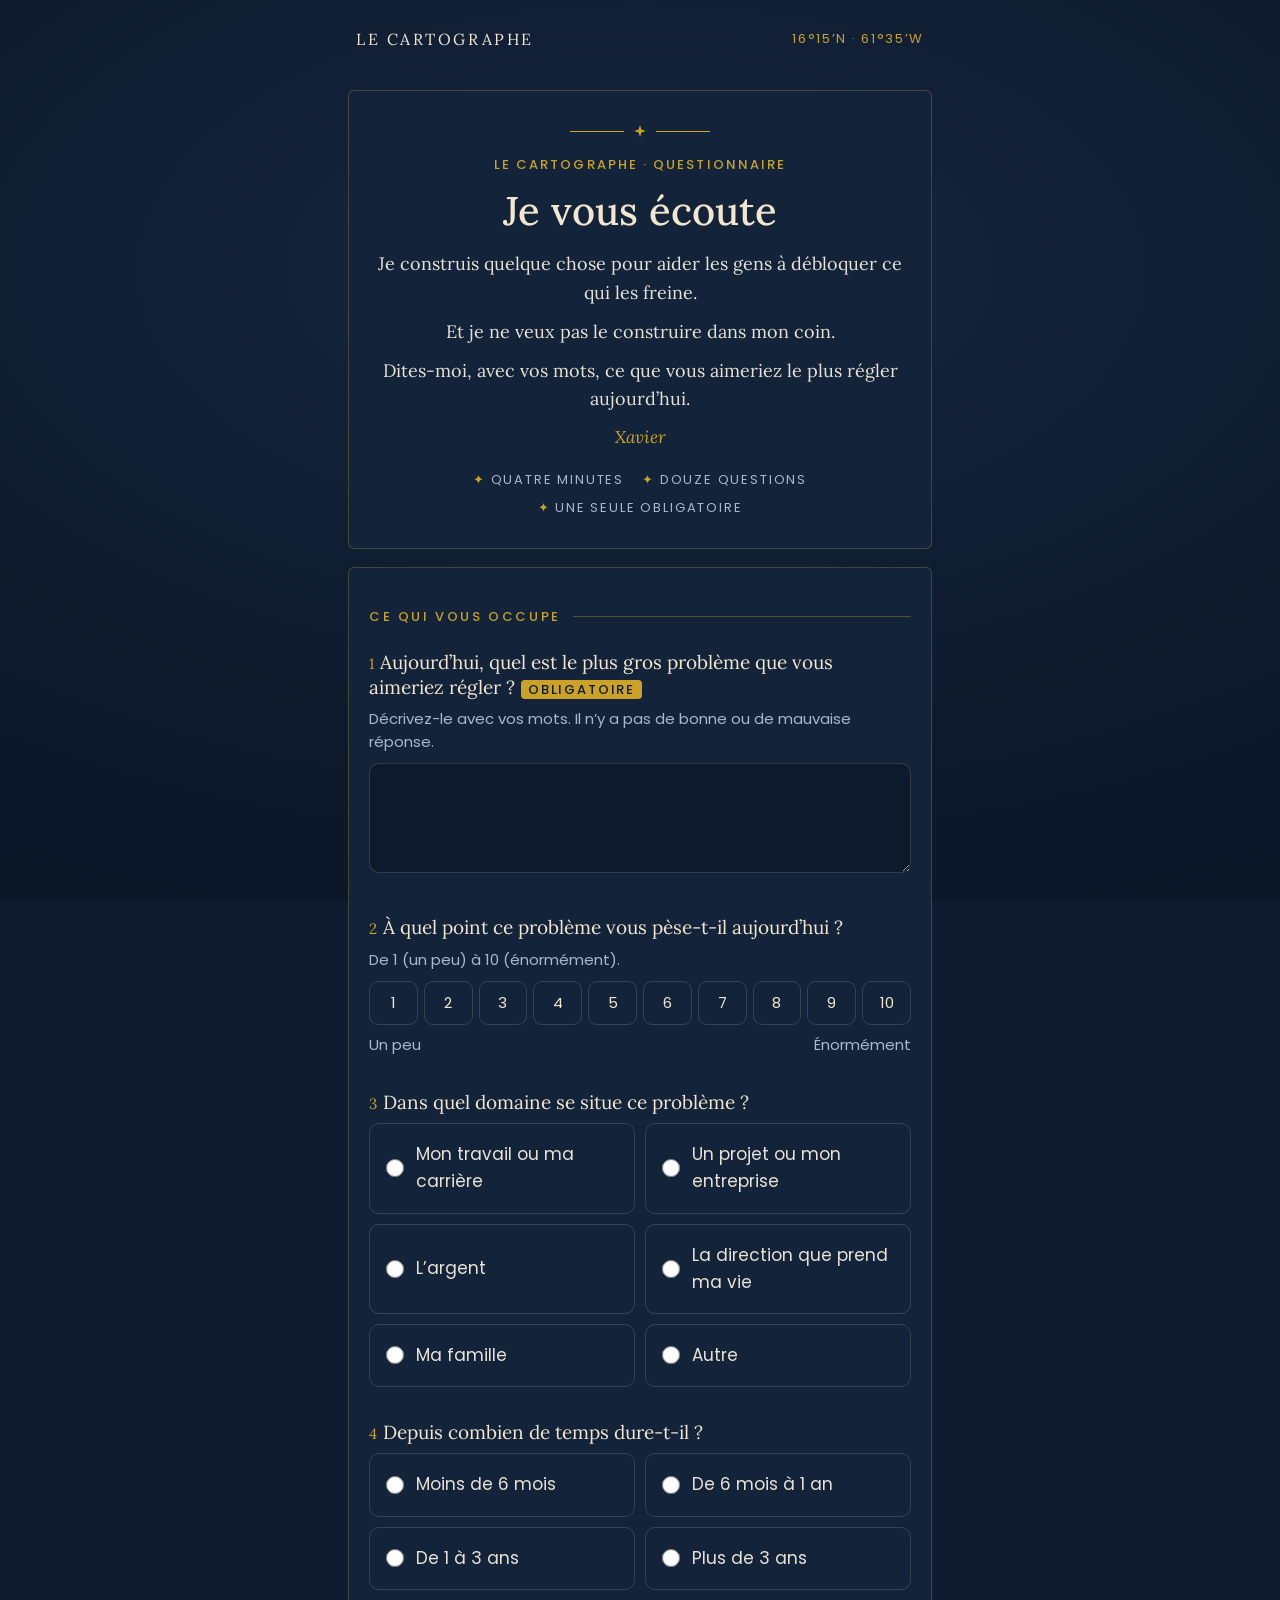
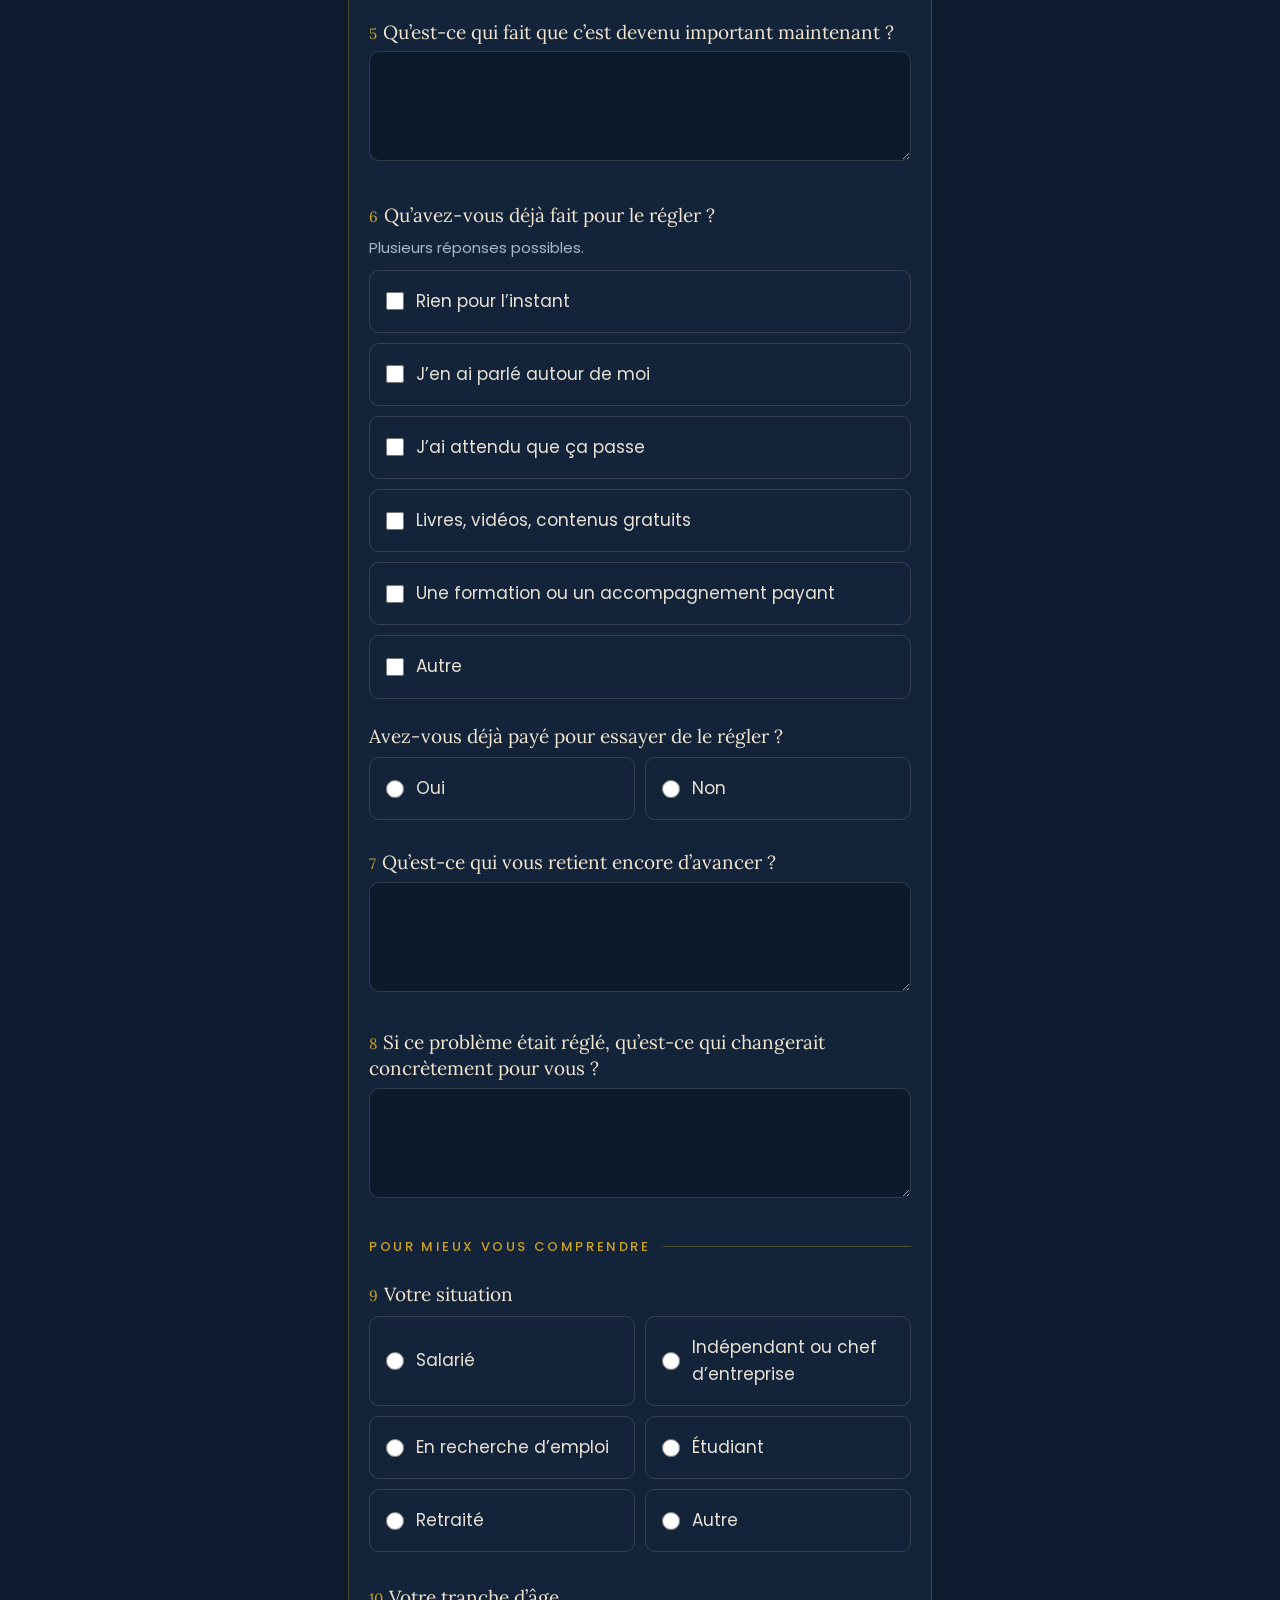
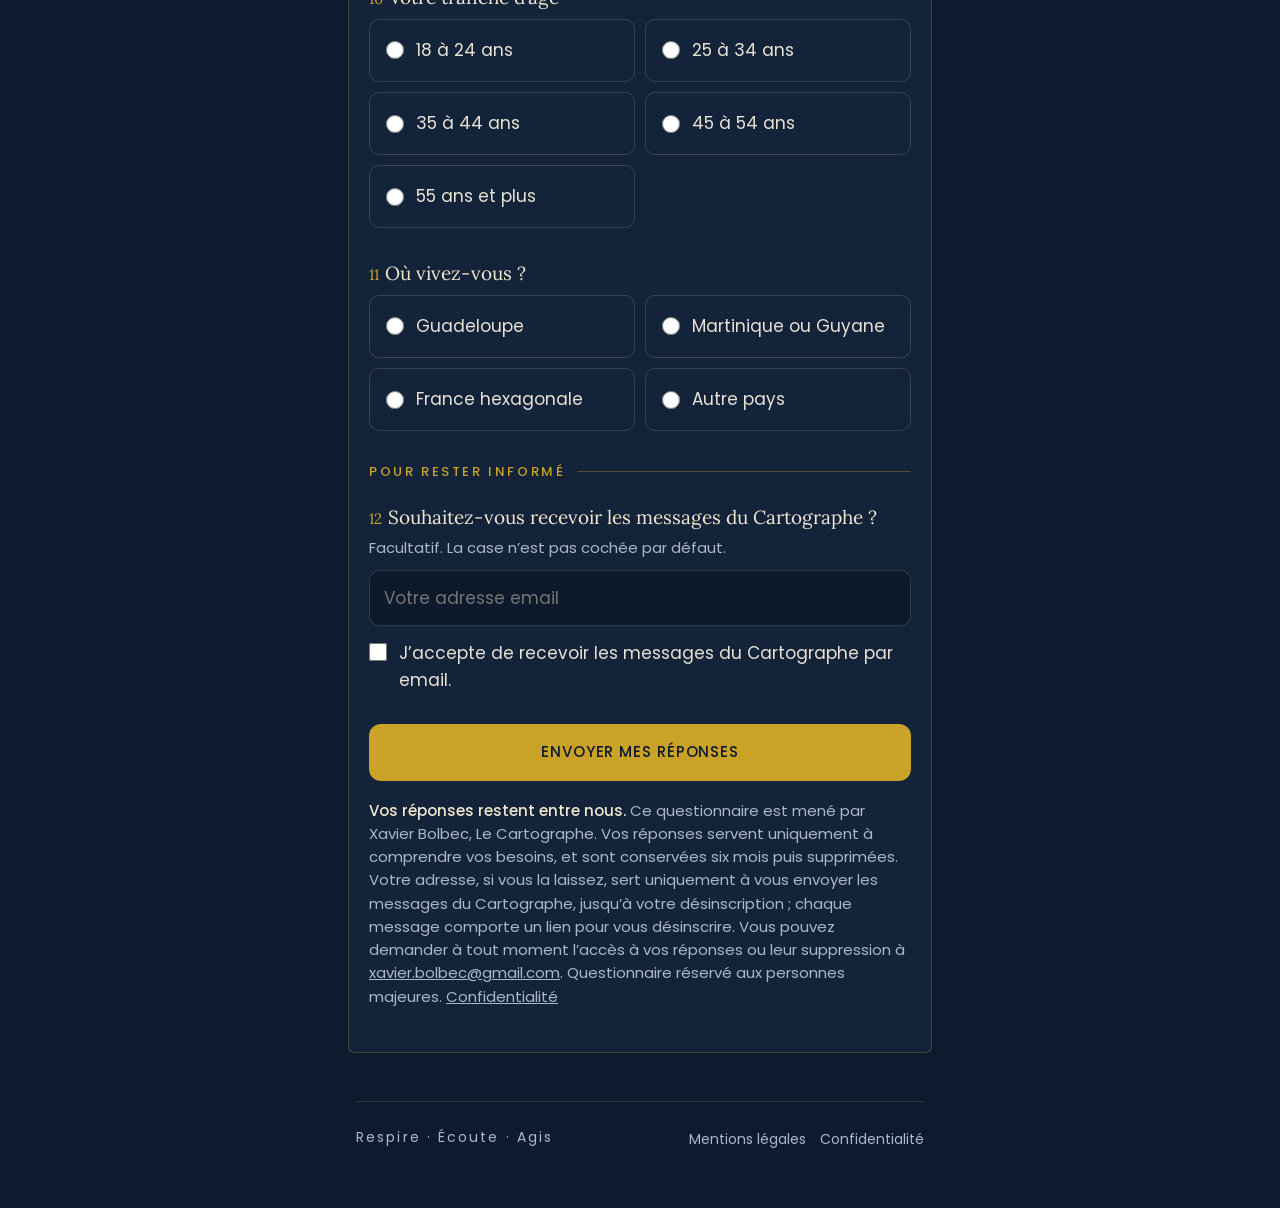
<file: ecoute.html>
<!DOCTYPE html>
<html lang="fr">
<head>
<meta charset="utf-8">
<meta name="viewport" content="width=device-width, initial-scale=1, viewport-fit=cover">
<title>Je vous écoute · Le Cartographe</title>
<meta name="description" content="Quatre minutes pour dire, avec vos mots, ce que vous aimeriez le plus régler aujourd'hui.">
<meta name="robots" content="noindex, follow">
<meta property="og:title" content="Je vous écoute · Le Cartographe">
<meta property="og:description" content="Quatre minutes pour dire, avec vos mots, ce que vous aimeriez le plus régler aujourd'hui.">
<link rel="preconnect" href="https://fonts.googleapis.com">
<link rel="preconnect" href="https://fonts.gstatic.com" crossorigin>
<link href="https://fonts.googleapis.com/css2?family=Lora:wght@400;500&family=Poppins:wght@300;400;500&display=swap" rel="stylesheet">
<style>
:root{
  --nuit:#0E1B2E; --nuit-2:#0A1524; --nuit-3:#152740;
  --or:#C9A227; --bleu:#4EC3E8; --creme:#F2E6CE; --texte:#E8E2D4; --texte-doux:#A9B8CA;
  --ligne:rgba(242,230,206,.16);
  --serif:'Lora',Georgia,serif; --sans:'Poppins',-apple-system,BlinkMacSystemFont,sans-serif;
}
*{box-sizing:border-box;margin:0;padding:0}
html{-webkit-text-size-adjust:100%}
body{background:var(--nuit);color:var(--texte);font-family:var(--sans);font-weight:300;line-height:1.65;min-height:100vh;
  background-image:radial-gradient(ellipse 120% 90% at 50% 30%,var(--nuit-3),var(--nuit) 52%,var(--nuit-2) 100%);background-attachment:fixed}
.enveloppe{max-width:600px;margin:0 auto;padding:26px 16px calc(56px + env(safe-area-inset-bottom))}
header{display:flex;align-items:center;justify-content:space-between;gap:14px;margin-bottom:38px}
.marque{font-family:var(--serif);font-size:15px;letter-spacing:.16em;text-transform:uppercase;color:var(--creme);text-decoration:none}
.coord{font-size:11px;letter-spacing:.13em;color:var(--or);white-space:nowrap}
.sur{font-size:12px;font-weight:500;letter-spacing:.16em;text-transform:uppercase;color:var(--or);margin-bottom:12px}
h1{font-family:var(--serif);font-weight:500;font-size:clamp(30px,8vw,40px);line-height:1.15;color:var(--creme);margin-bottom:16px}
h2{font-family:var(--serif);font-weight:500;font-size:clamp(22px,5.5vw,27px);line-height:1.25;color:var(--creme);margin-bottom:14px}
p{font-size:15.5px;margin-bottom:14px}
.intro{font-family:var(--serif);font-size:16.5px;color:var(--texte);margin-bottom:10px}
.signe{font-family:var(--serif);font-style:italic;color:var(--or);font-size:15px;margin:6px 0 0}
.reperes{display:flex;flex-wrap:wrap;justify-content:center;gap:6px 18px;margin-top:18px;font-size:11.5px;letter-spacing:.14em;text-transform:uppercase;color:var(--texte-doux)}
.reperes span::before{content:"✦ ";color:var(--or)}
.etape{display:flex;align-items:center;gap:12px;font-size:11.5px;font-weight:500;letter-spacing:.2em;text-transform:uppercase;color:var(--or);margin:4px 0 22px}
.etape::after{content:"";flex:1;height:1px;background:rgba(201,162,39,.35)}
.champ{margin-bottom:30px}
.num{font-family:var(--serif);color:var(--or);font-size:15px;margin-right:6px}
label.q,.q{display:block;font-family:var(--serif);font-size:18px;color:var(--creme);margin-bottom:6px;line-height:1.35}
.oblig{display:inline-block;font-family:var(--sans);font-size:10px;font-weight:500;letter-spacing:.14em;text-transform:uppercase;background:var(--or);color:var(--nuit);border-radius:4px;padding:1px 7px;margin-left:6px;vertical-align:middle}
.aide{font-size:13px;color:var(--texte-doux);margin-bottom:10px}
input[type=text],input[type=email],textarea{width:100%;background:rgba(10,21,36,.6);border:1px solid var(--ligne);border-radius:10px;
  color:var(--creme);font:inherit;font-size:16px;padding:13px 14px;outline:none;transition:border-color .2s}
textarea{min-height:110px;resize:vertical}
input:focus,textarea:focus{border-color:var(--or)}
.choix{display:grid;gap:10px}
@media(min-width:520px){.choix.deux{grid-template-columns:1fr 1fr}}
.choix label{display:flex;align-items:center;gap:12px;border:1px solid var(--ligne);border-radius:10px;padding:13px 14px;cursor:pointer;font-size:15px;transition:border-color .2s,background .2s}
.choix input{accent-color:var(--or);width:18px;height:18px;flex:none}
.choix label:has(input:checked){border-color:var(--or);background:rgba(201,162,39,.08);color:var(--creme)}
.precise{margin-top:10px;display:none}
.precise.ouvert{display:block}
.echelle{display:grid;grid-template-columns:repeat(10,1fr);gap:6px}
.echelle label{position:relative;cursor:pointer}
.echelle input{position:absolute;opacity:0;inset:0}
.echelle span{display:flex;align-items:center;justify-content:center;height:44px;border:1px solid var(--ligne);border-radius:9px;font-size:15px;color:var(--creme);transition:all .15s}
.echelle input:checked+span{background:var(--or);border-color:var(--or);color:var(--nuit);font-weight:500}
.echelle input:focus-visible+span{outline:2px solid var(--bleu);outline-offset:2px}
.bornes{display:flex;justify-content:space-between;font-size:12.5px;color:var(--texte-doux);margin-top:8px}
.coche{display:flex;gap:12px;align-items:flex-start;font-size:14.5px;margin-top:14px;cursor:pointer}
.coche input{accent-color:var(--or);width:18px;height:18px;flex:none;margin-top:3px}
.err{color:#E8A04E;font-size:13.5px;margin-top:8px;display:none}
.champ.invalide .err{display:block}
.champ.invalide textarea,.champ.invalide input[type=email]{border-color:#E8A04E}
button{display:block;width:100%;text-align:center;background:var(--or);color:var(--nuit);border:0;border-radius:12px;
  font:inherit;font-weight:500;letter-spacing:.06em;text-transform:uppercase;font-size:15px;padding:16px 18px;cursor:pointer;margin-top:8px}
button:hover{filter:brightness(1.07)}
button[disabled]{opacity:.6;cursor:wait}
.mention{font-size:12.5px;color:var(--texte-doux);line-height:1.6;margin-top:18px}
.mention a{color:var(--texte-doux)}
.mention strong{color:var(--creme);font-weight:500}
.echec{display:none;color:#E8A04E;font-size:14px;text-align:center;margin-top:12px}
.cache{position:absolute;left:-9999px}
#merci{display:none}
footer{margin-top:48px;padding-top:24px;border-top:1px solid rgba(242,230,206,.12);display:flex;justify-content:space-between;gap:14px;flex-wrap:wrap}
.devise{font-size:12px;letter-spacing:.15em;color:var(--texte-doux)}
footer a{font-size:12px;text-decoration:none;color:var(--texte-doux);margin-left:14px}
.pan{background:#13233A;border:1px solid rgba(201,162,39,.28);border-radius:6px;padding:34px 20px 30px;margin:0 -8px 18px}
.pan.centre{text-align:center}
.sep{display:flex;align-items:center;justify-content:center;gap:10px;margin:0 auto 18px}
.sep i{display:block;width:54px;height:1px;background:var(--or)}
.sep svg{width:12px;height:12px}
</style>
<link rel="stylesheet" href="/lisibilite.css">
</head>
<body>
<div class="enveloppe">

<header>
  <a class="marque" href="/">Le Cartographe</a>
  <div class="coord">16°15&rsquo;N · 61°35&rsquo;W</div>
</header>

<section id="formulaire">
  <div class="pan centre">
    <div class="sep"><i></i><svg viewBox="0 0 12 12"><path d="M6 0l1.4 4.6L12 6l-4.6 1.4L6 12l-1.4-4.6L0 6l4.6-1.4z" fill="#C9A227"/></svg><i></i></div>
    <p class="sur">Le Cartographe · Questionnaire</p>
    <h1>Je vous écoute</h1>
    <p class="intro">Je construis quelque chose pour aider les gens à débloquer ce qui les freine.</p>
    <p class="intro">Et je ne veux pas le construire dans mon coin.</p>
    <p class="intro">Dites-moi, avec vos mots, ce que vous aimeriez le plus régler aujourd&rsquo;hui.</p>
    <p class="signe">Xavier</p>
    <div class="reperes"><span>Quatre minutes</span><span>Douze questions</span><span>Une seule obligatoire</span></div>
  </div>

  <div class="pan">
  <form id="f" name="je-vous-ecoute" method="POST" data-netlify="true" netlify-honeypot="champ-robot" novalidate>
    <input type="hidden" name="form-name" value="je-vous-ecoute">
    <p class="cache"><label>Ne pas remplir <input name="champ-robot" tabindex="-1" autocomplete="off"></label></p>
    <input type="hidden" name="deja_fait" id="deja_fait">

    <div class="etape">Ce qui vous occupe</div>

    <div class="champ" id="c-probleme">
      <label class="q" for="probleme"><span class="num">1</span>Aujourd&rsquo;hui, quel est le plus gros problème que vous aimeriez régler&nbsp;?<span class="oblig">Obligatoire</span></label>
      <p class="aide">Décrivez-le avec vos mots. Il n&rsquo;y a pas de bonne ou de mauvaise réponse.</p>
      <textarea id="probleme" name="probleme" required></textarea>
      <p class="err">Quelques mots suffisent.</p>
    </div>

    <div class="champ">
      <p class="q"><span class="num">2</span>À quel point ce problème vous pèse-t-il aujourd&rsquo;hui&nbsp;?</p>
      <p class="aide">De 1 (un peu) à 10 (énormément).</p>
      <div class="echelle">
        <label><input type="radio" name="intensite" value="1"><span>1</span></label>
        <label><input type="radio" name="intensite" value="2"><span>2</span></label>
        <label><input type="radio" name="intensite" value="3"><span>3</span></label>
        <label><input type="radio" name="intensite" value="4"><span>4</span></label>
        <label><input type="radio" name="intensite" value="5"><span>5</span></label>
        <label><input type="radio" name="intensite" value="6"><span>6</span></label>
        <label><input type="radio" name="intensite" value="7"><span>7</span></label>
        <label><input type="radio" name="intensite" value="8"><span>8</span></label>
        <label><input type="radio" name="intensite" value="9"><span>9</span></label>
        <label><input type="radio" name="intensite" value="10"><span>10</span></label>
      </div>
      <div class="bornes"><span>Un peu</span><span>Énormément</span></div>
    </div>

    <div class="champ">
      <p class="q"><span class="num">3</span>Dans quel domaine se situe ce problème&nbsp;?</p>
      <div class="choix deux" data-autre="domaine_autre">
        <label><input type="radio" name="domaine" value="Mon travail ou ma carrière"> Mon travail ou ma carrière</label>
        <label><input type="radio" name="domaine" value="Un projet ou mon entreprise"> Un projet ou mon entreprise</label>
        <label><input type="radio" name="domaine" value="L'argent"> L&rsquo;argent</label>
        <label><input type="radio" name="domaine" value="La direction que prend ma vie"> La direction que prend ma vie</label>
        <label><input type="radio" name="domaine" value="Ma famille"> Ma famille</label>
        <label><input type="radio" name="domaine" value="Autre"> Autre</label>
      </div>
      <input type="text" class="precise" id="domaine_autre" name="domaine_autre" placeholder="Précisez">
    </div>

    <div class="champ">
      <p class="q"><span class="num">4</span>Depuis combien de temps dure-t-il&nbsp;?</p>
      <div class="choix deux">
        <label><input type="radio" name="duree" value="Moins de 6 mois"> Moins de 6 mois</label>
        <label><input type="radio" name="duree" value="De 6 mois à 1 an"> De 6 mois à 1 an</label>
        <label><input type="radio" name="duree" value="De 1 à 3 ans"> De 1 à 3 ans</label>
        <label><input type="radio" name="duree" value="Plus de 3 ans"> Plus de 3 ans</label>
      </div>
    </div>

    <div class="champ">
      <label class="q" for="declic"><span class="num">5</span>Qu&rsquo;est-ce qui fait que c&rsquo;est devenu important maintenant&nbsp;?</label>
      <textarea id="declic" name="declic"></textarea>
    </div>

    <div class="champ">
      <p class="q"><span class="num">6</span>Qu&rsquo;avez-vous déjà fait pour le régler&nbsp;?</p>
      <p class="aide">Plusieurs réponses possibles.</p>
      <div class="choix" id="essais" data-autre="essai_autre">
        <label><input type="checkbox" value="Rien pour l'instant"> Rien pour l&rsquo;instant</label>
        <label><input type="checkbox" value="J'en ai parlé autour de moi"> J&rsquo;en ai parlé autour de moi</label>
        <label><input type="checkbox" value="J'ai attendu que ça passe"> J&rsquo;ai attendu que ça passe</label>
        <label><input type="checkbox" value="Livres, vidéos, contenus gratuits"> Livres, vidéos, contenus gratuits</label>
        <label><input type="checkbox" value="Une formation ou un accompagnement payant"> Une formation ou un accompagnement payant</label>
        <label><input type="checkbox" value="Autre"> Autre</label>
      </div>
      <input type="text" class="precise" id="essai_autre" name="essai_autre" placeholder="Précisez">

      <p class="q" style="margin-top:22px;font-size:16.5px">Avez-vous déjà payé pour essayer de le régler&nbsp;?</p>
      <div class="choix deux" data-autre="paye_quoi" data-declencheur="Oui">
        <label><input type="radio" name="deja_paye" value="Oui"> Oui</label>
        <label><input type="radio" name="deja_paye" value="Non"> Non</label>
      </div>
      <input type="text" class="precise" id="paye_quoi" name="paye_quoi" placeholder="Si oui, pour quoi ?">
    </div>

    <div class="champ">
      <label class="q" for="frein"><span class="num">7</span>Qu&rsquo;est-ce qui vous retient encore d&rsquo;avancer&nbsp;?</label>
      <textarea id="frein" name="frein"></textarea>
    </div>

    <div class="champ">
      <label class="q" for="changement"><span class="num">8</span>Si ce problème était réglé, qu&rsquo;est-ce qui changerait concrètement pour vous&nbsp;?</label>
      <textarea id="changement" name="changement"></textarea>
    </div>

    <div class="etape">Pour mieux vous comprendre</div>

    <div class="champ">
      <p class="q"><span class="num">9</span>Votre situation</p>
      <div class="choix deux">
        <label><input type="radio" name="situation" value="Salarié"> Salarié</label>
        <label><input type="radio" name="situation" value="Indépendant ou chef d'entreprise"> Indépendant ou chef d&rsquo;entreprise</label>
        <label><input type="radio" name="situation" value="En recherche d'emploi"> En recherche d&rsquo;emploi</label>
        <label><input type="radio" name="situation" value="Étudiant"> Étudiant</label>
        <label><input type="radio" name="situation" value="Retraité"> Retraité</label>
        <label><input type="radio" name="situation" value="Autre"> Autre</label>
      </div>
    </div>

    <div class="champ">
      <p class="q"><span class="num">10</span>Votre tranche d&rsquo;âge</p>
      <div class="choix deux">
        <label><input type="radio" name="age" value="18 à 24 ans"> 18 à 24 ans</label>
        <label><input type="radio" name="age" value="25 à 34 ans"> 25 à 34 ans</label>
        <label><input type="radio" name="age" value="35 à 44 ans"> 35 à 44 ans</label>
        <label><input type="radio" name="age" value="45 à 54 ans"> 45 à 54 ans</label>
        <label><input type="radio" name="age" value="55 ans et plus"> 55 ans et plus</label>
      </div>
    </div>

    <div class="champ">
      <p class="q"><span class="num">11</span>Où vivez-vous&nbsp;?</p>
      <div class="choix deux">
        <label><input type="radio" name="lieu" value="Guadeloupe"> Guadeloupe</label>
        <label><input type="radio" name="lieu" value="Martinique ou Guyane"> Martinique ou Guyane</label>
        <label><input type="radio" name="lieu" value="France hexagonale"> France hexagonale</label>
        <label><input type="radio" name="lieu" value="Autre pays"> Autre pays</label>
      </div>
    </div>

    <div class="etape">Pour rester informé</div>

    <div class="champ" id="c-email">
      <label class="q" for="email"><span class="num">12</span>Souhaitez-vous recevoir les messages du Cartographe&nbsp;?</label>
      <p class="aide">Facultatif. La case n&rsquo;est pas cochée par défaut.</p>
      <input type="email" id="email" name="email" autocomplete="email" placeholder="Votre adresse email">
      <label class="coche"><input type="checkbox" id="accord" name="accord_messages" value="Oui"> <span>J&rsquo;accepte de recevoir les messages du Cartographe par email.</span></label>
      <p class="err" id="err-email">Indiquez une adresse valide, ou cochez la case si vous souhaitez recevoir les messages.</p>
    </div>

    <button type="submit" id="envoyer">Envoyer mes réponses</button>
    <p class="echec" id="echec">L&rsquo;envoi n&rsquo;a pas abouti. Vérifiez votre connexion et réessayez.</p>

    <p class="mention"><strong>Vos réponses restent entre nous.</strong> Ce questionnaire est mené par Xavier Bolbec, Le Cartographe. Vos réponses servent uniquement à comprendre vos besoins, et sont conservées six mois puis supprimées. Votre adresse, si vous la laissez, sert uniquement à vous envoyer les messages du Cartographe, jusqu&rsquo;à votre désinscription ; chaque message comporte un lien pour vous désinscrire. Vous pouvez demander à tout moment l&rsquo;accès à vos réponses ou leur suppression à <a href="mailto:xavier.bolbec@gmail.com">xavier.bolbec@gmail.com</a>. Questionnaire réservé aux personnes majeures. <a href="/confidentialite">Confidentialité</a></p>
  </form>
  </div>
</section>

<section id="merci">
  <div class="pan centre">
    <div class="sep"><i></i><svg viewBox="0 0 12 12"><path d="M6 0l1.4 4.6L12 6l-4.6 1.4L6 12l-1.4-4.6L0 6l4.6-1.4z" fill="#C9A227"/></svg><i></i></div>
    <p class="sur">C&rsquo;est envoyé</p>
    <h2>Merci.</h2>
    <p class="intro">Vos mots comptent plus que vous ne le pensez.</p>
    <p class="intro" style="margin-bottom:0">Ils m&rsquo;aident à construire ce qui vous sera vraiment utile.</p>
  </div>
</section>

<footer>
  <div class="devise">Respire · Écoute · Agis</div>
  <div><a href="/mentions-legales">Mentions légales</a><a href="/confidentialite">Confidentialité</a></div>
</footer>

</div>
<script>
(function(){
  var f=document.getElementById('f');
  /* champs « Précisez » qui s'ouvrent selon le choix */
  f.querySelectorAll('[data-autre]').forEach(function(g){
    var champ=document.getElementById(g.getAttribute('data-autre'));
    var decl=g.getAttribute('data-declencheur')||'Autre';
    g.addEventListener('change',function(){
      var on=!!g.querySelector('input[value="'+decl+'"]:checked');
      champ.classList.toggle('ouvert',on); if(!on) champ.value='';
    });
  });
  function marque(id,ok){document.getElementById(id).classList.toggle('invalide',!ok);return ok;}
  f.addEventListener('submit',function(e){
    e.preventDefault();
    var email=f.email.value.trim(), accord=document.getElementById('accord').checked;
    var ok=true;
    ok=marque('c-probleme',f.probleme.value.trim().length>1)&&ok;
    var emailOk = (!email && !accord) || (/^[^\s@]+@[^\s@]+\.[^\s@]+$/.test(email));
    ok=marque('c-email',emailOk)&&ok;
    if(!ok){var p=f.querySelector('.invalide');if(p)p.scrollIntoView({behavior:'smooth',block:'center'});return;}
    var coches=[].map.call(document.querySelectorAll('#essais input:checked'),function(i){return i.value;});
    document.getElementById('deja_fait').value=coches.join(' ; ');
    var b=document.getElementById('envoyer'); b.disabled=true; b.textContent='Envoi en cours';
    document.getElementById('echec').style.display='none';
    var data=new URLSearchParams(new FormData(f)).toString();
    fetch('/',{method:'POST',headers:{'Content-Type':'application/x-www-form-urlencoded'},body:data})
      .then(function(r){ if(!r.ok) throw new Error(r.status);
        document.getElementById('formulaire').style.display='none';
        document.getElementById('merci').style.display='block';
        window.scrollTo({top:0,behavior:'smooth'}); })
      .catch(function(){ b.disabled=false; b.textContent='Envoyer mes réponses';
        document.getElementById('echec').style.display='block'; });
  });
  f.addEventListener('input',function(e){var c=e.target.closest('.champ');if(c)c.classList.remove('invalide');});
  f.addEventListener('change',function(e){var c=e.target.closest('.champ');if(c)c.classList.remove('invalide');});
})();
</script>
</body>
</html>
</file>
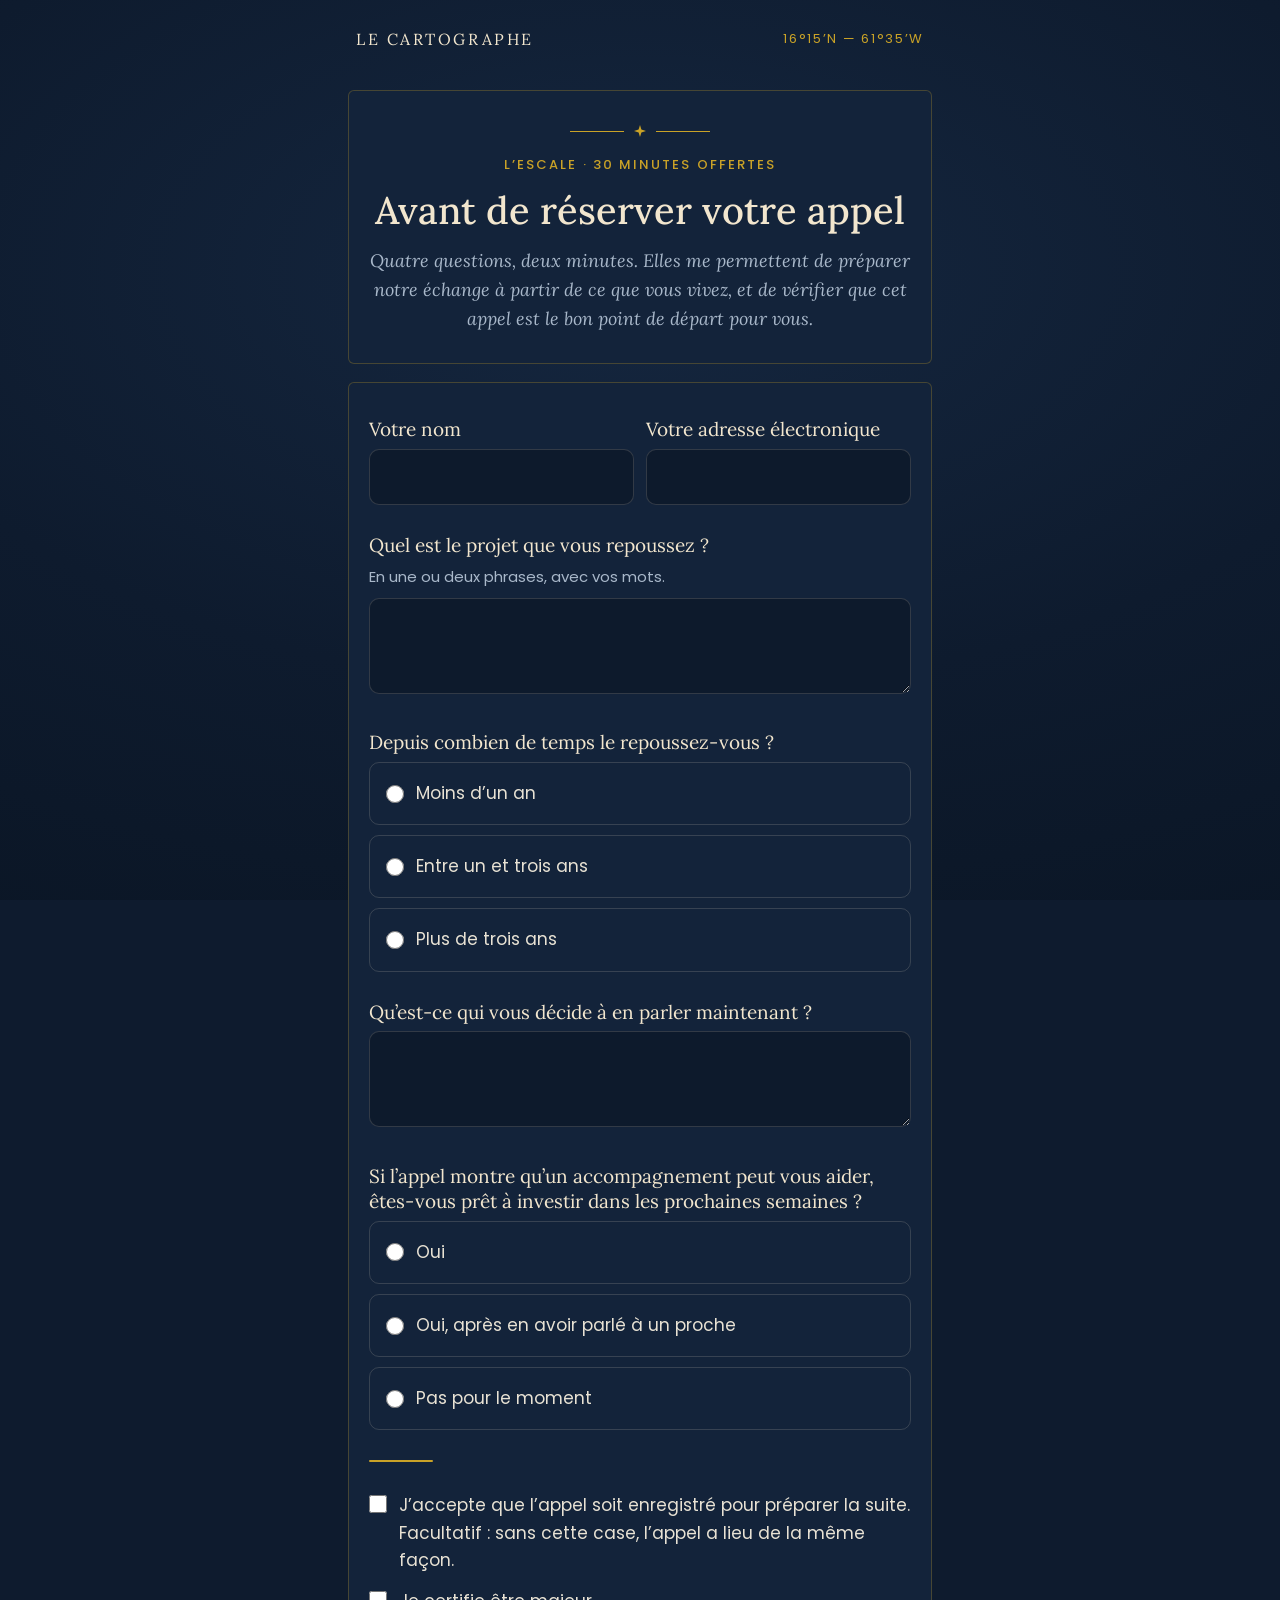
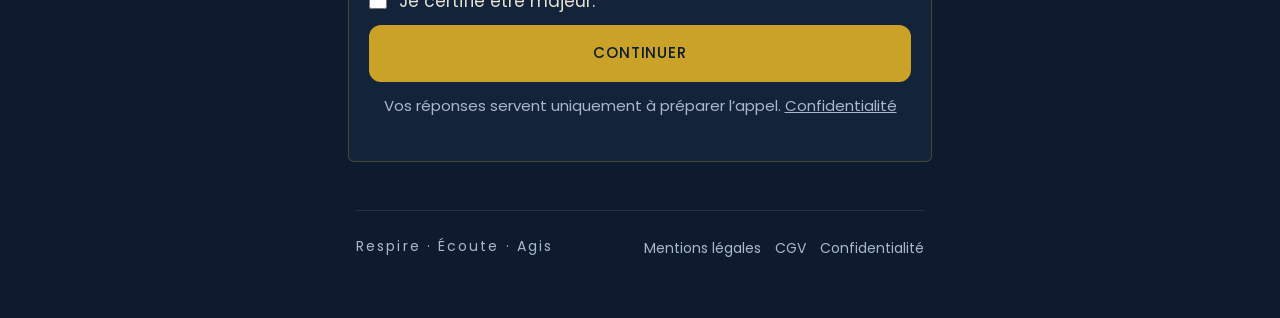
<file: escale.html>
<!DOCTYPE html>
<html lang="fr">
<head>
<meta charset="utf-8">
<meta name="viewport" content="width=device-width, initial-scale=1, viewport-fit=cover">
<title>L'Escale · Le Cartographe</title>
<meta name="description" content="Trente minutes offertes pour faire le point sur le projet que vous repoussez.">
<meta name="robots" content="noindex, follow">
<link rel="preconnect" href="https://fonts.googleapis.com">
<link rel="preconnect" href="https://fonts.gstatic.com" crossorigin>
<link href="https://fonts.googleapis.com/css2?family=Lora:wght@400;500&family=Poppins:wght@300;400;500&display=swap" rel="stylesheet">
<style>
:root{
  --nuit:#0E1B2E; --nuit-2:#0A1524; --nuit-3:#152740;
  --or:#C9A227; --bleu:#4EC3E8; --creme:#F2E6CE; --texte:#E8E2D4; --texte-doux:#A9B8CA;
  --ligne:rgba(242,230,206,.16);
  --serif:'Lora',Georgia,serif; --sans:'Poppins',-apple-system,BlinkMacSystemFont,sans-serif;
}
*{box-sizing:border-box;margin:0;padding:0}
html{-webkit-text-size-adjust:100%}
body{background:var(--nuit);color:var(--texte);font-family:var(--sans);font-weight:300;line-height:1.65;min-height:100vh;
  background-image:radial-gradient(ellipse 120% 90% at 50% 30%,var(--nuit-3),var(--nuit) 52%,var(--nuit-2) 100%);background-attachment:fixed}
.enveloppe{max-width:600px;margin:0 auto;padding:26px 16px calc(56px + env(safe-area-inset-bottom))}
header{display:flex;align-items:center;justify-content:space-between;gap:14px;margin-bottom:38px}
.marque{font-family:var(--serif);font-size:15px;letter-spacing:.16em;text-transform:uppercase;color:var(--creme);text-decoration:none}
.coord{font-size:11px;letter-spacing:.13em;color:var(--or);white-space:nowrap}
.sur{font-size:11.5px;letter-spacing:.18em;text-transform:uppercase;color:var(--or);margin-bottom:12px}
h1{font-family:var(--serif);font-weight:500;font-size:clamp(28px,7.5vw,38px);line-height:1.18;color:var(--creme);margin-bottom:16px}
h2{font-family:var(--serif);font-weight:500;font-size:clamp(22px,5.5vw,27px);line-height:1.25;color:var(--creme);margin-bottom:14px}
p{font-size:15.5px;margin-bottom:14px}
.intro{color:var(--texte-doux);margin-bottom:32px}
.filet{width:64px;height:2px;background:var(--or);margin:30px 0;border-radius:2px}
.champ{margin-bottom:28px}
label.q{display:block;font-family:var(--serif);font-size:18px;color:var(--creme);margin-bottom:6px;line-height:1.35}
.aide{font-size:13px;color:var(--texte-doux);margin-bottom:10px}
input[type=text],input[type=email],textarea{width:100%;background:rgba(10,21,36,.6);border:1px solid var(--ligne);border-radius:10px;
  color:var(--creme);font:inherit;font-size:16px;padding:13px 14px;outline:none;transition:border-color .2s}
textarea{min-height:96px;resize:vertical}
input:focus,textarea:focus{border-color:var(--or)}
.duo{display:grid;grid-template-columns:1fr;gap:12px}
@media(min-width:520px){.duo{grid-template-columns:1fr 1fr}}
.choix{display:grid;gap:10px}
.choix label{display:flex;align-items:center;gap:12px;border:1px solid var(--ligne);border-radius:10px;padding:13px 14px;cursor:pointer;font-size:15px;transition:border-color .2s,background .2s}
.choix input{accent-color:var(--or);width:18px;height:18px;flex:none}
.choix label:has(input:checked){border-color:var(--or);background:rgba(201,162,39,.08);color:var(--creme)}
.coche{display:flex;gap:12px;align-items:flex-start;font-size:14.5px;margin-bottom:14px;cursor:pointer}
.coche input{accent-color:var(--or);width:18px;height:18px;flex:none;margin-top:3px}
.err{color:#E8A04E;font-size:13.5px;margin-top:8px;display:none}
.champ.invalide .err{display:block}
.champ.invalide input[type=text],.champ.invalide input[type=email],.champ.invalide textarea{border-color:#E8A04E}
button,.bouton{display:block;width:100%;text-align:center;background:var(--or);color:var(--nuit);border:0;border-radius:12px;
  font:inherit;font-weight:500;font-size:16px;padding:16px 18px;cursor:pointer;text-decoration:none;margin-top:8px}
button:hover,.bouton:hover{filter:brightness(1.07)}
.mention{font-size:12.5px;color:var(--texte-doux);text-align:center;margin-top:12px}
.mention a{color:var(--texte-doux)}
.carte{border:1px solid var(--ligne);border-radius:14px;padding:22px 20px;margin:22px 0;background:rgba(10,21,36,.45)}
.prix{font-family:var(--serif);color:var(--or);font-size:22px;margin-bottom:10px}
.carte ul{margin:0 0 16px 20px}
.carte li{font-size:15px;margin-bottom:6px}
#suite{display:none}
footer{margin-top:48px;padding-top:24px;border-top:1px solid rgba(242,230,206,.12);display:flex;justify-content:space-between;gap:14px;flex-wrap:wrap}
.devise{font-size:12px;letter-spacing:.15em;color:var(--texte-doux)}
footer a{font-size:12px;text-decoration:none;color:var(--texte-doux);margin-left:14px}

/* ===== panneaux, comme la page de résultat ===== */
.pan{background:#13233A;border:1px solid rgba(201,162,39,.28);border-radius:6px;padding:34px 20px 30px;margin:0 -8px 18px}
.pan.centre{text-align:center}
.sep{display:flex;align-items:center;justify-content:center;gap:10px;margin:0 auto 18px}
.sep i{display:block;width:54px;height:1px;background:var(--or)}
.sep svg{width:12px;height:12px}
.pan .sur{font-size:12px;font-weight:500;letter-spacing:.16em;margin-bottom:12px}
.pan h1{margin-bottom:14px}
.pan .intro{font-family:var(--serif);font-style:italic;font-size:16.5px;margin-bottom:0}
.pan .carte{background:#182B46;border:1px solid rgba(201,162,39,.2);border-radius:6px;margin:22px 0 0;text-align:center}
.pan .carte ul{display:inline-block;text-align:left}
.prix{font-size:34px !important;color:var(--creme) !important}
button,.bouton{letter-spacing:.06em;text-transform:uppercase;font-size:15px}
</style>
<link rel="stylesheet" href="/lisibilite.css">
</head>
<body>
<div class="enveloppe">

<header>
  <a class="marque" href="/">Le Cartographe</a>
  <div class="coord">16°15&rsquo;N &mdash; 61°35&rsquo;W</div>
</header>

<section id="formulaire">
  <div class="pan centre">
  <div class="sep"><i></i><svg viewBox="0 0 12 12"><path d="M6 0l1.4 4.6L12 6l-4.6 1.4L6 12l-1.4-4.6L0 6l4.6-1.4z" fill="#C9A227"/></svg><i></i></div>
  <p class="sur">L&rsquo;Escale · 30 minutes offertes</p>
  <h1>Avant de réserver votre appel</h1>
  <p class="intro">Quatre questions, deux minutes. Elles me permettent de préparer notre échange à partir de ce que vous vivez, et de vérifier que cet appel est le bon point de départ pour vous.</p>
  </div>
  <div class="pan">

  <form id="f" novalidate>
    <div class="duo champ" id="c-identite">
      <div>
        <label class="q" for="nom">Votre nom</label>
        <input type="text" id="nom" autocomplete="name" required>
      </div>
      <div>
        <label class="q" for="email">Votre adresse électronique</label>
        <input type="email" id="email" autocomplete="email" required>
      </div>
      <p class="err">Indiquez votre nom et une adresse valide.</p>
    </div>

    <div class="champ" id="c-projet">
      <label class="q" for="projet">Quel est le projet que vous repoussez&nbsp;?</label>
      <p class="aide">En une ou deux phrases, avec vos mots.</p>
      <textarea id="projet" required></textarea>
      <p class="err">Décrivez votre projet en quelques mots.</p>
    </div>

    <div class="champ" id="c-duree">
      <label class="q">Depuis combien de temps le repoussez-vous&nbsp;?</label>
      <div class="choix">
        <label><input type="radio" name="duree" value="Moins d'un an"> Moins d&rsquo;un an</label>
        <label><input type="radio" name="duree" value="Entre un et trois ans"> Entre un et trois ans</label>
        <label><input type="radio" name="duree" value="Plus de trois ans"> Plus de trois ans</label>
      </div>
      <p class="err">Choisissez une réponse.</p>
    </div>

    <div class="champ" id="c-maintenant">
      <label class="q" for="maintenant">Qu&rsquo;est-ce qui vous décide à en parler maintenant&nbsp;?</label>
      <textarea id="maintenant" required></textarea>
      <p class="err">Une phrase suffit.</p>
    </div>

    <div class="champ" id="c-invest">
      <label class="q">Si l&rsquo;appel montre qu&rsquo;un accompagnement peut vous aider, êtes-vous prêt à investir dans les prochaines semaines&nbsp;?</label>
      <div class="choix">
        <label><input type="radio" name="invest" value="Oui"> Oui</label>
        <label><input type="radio" name="invest" value="Oui, après en avoir parlé à un proche"> Oui, après en avoir parlé à un proche</label>
        <label><input type="radio" name="invest" value="Pas pour le moment"> Pas pour le moment</label>
      </div>
      <p class="err">Choisissez une réponse.</p>
    </div>

    <div class="filet"></div>

    <label class="coche"><input type="checkbox" id="enreg"> <span>J&rsquo;accepte que l&rsquo;appel soit enregistré pour préparer la suite. Facultatif : sans cette case, l&rsquo;appel a lieu de la même façon.</span></label>
    <div class="champ" id="c-majeur" style="margin-bottom:10px">
      <label class="coche" style="margin-bottom:0"><input type="checkbox" id="majeur"> <span>Je certifie être majeur.</span></label>
      <p class="err">Le Cartographe est réservé aux personnes majeures.</p>
    </div>

    <button type="submit">Continuer</button>
    <p class="mention">Vos réponses servent uniquement à préparer l&rsquo;appel. <a href="/confidentialite">Confidentialité</a></p>
  </form>
  </div>
</section>

<section id="suite">
  <div class="pan centre">
  <div class="sep"><i></i><svg viewBox="0 0 12 12"><path d="M6 0l1.4 4.6L12 6l-4.6 1.4L6 12l-1.4-4.6L0 6l4.6-1.4z" fill="#C9A227"/></svg><i></i></div>
  <p class="sur">Votre point de départ</p>
  <h2>Pour vous, tout commence par Le Relevé</h2>
  <p>Merci pour vos réponses. Un accompagnement sur plusieurs semaines demande d&rsquo;être prêt à s&rsquo;y engager maintenant, et vous m&rsquo;avez dit que ce n&rsquo;est pas encore le cas. C&rsquo;est une information, pas un échec.</p>
  <p>Le Relevé est fait pour ce moment-là : une lecture écrite pour vous seul, sans rendez-vous, à votre rythme.</p>

  <div class="carte">
    <h2 style="margin-bottom:6px">Le Relevé</h2>
    <p class="prix">397 €</p>
    <ul>
      <li>pourquoi votre projet n&rsquo;avance pas&nbsp;;</li>
      <li>ce qui doit guider votre choix&nbsp;;</li>
      <li>ce que vous faites en premier, et quand.</li>
    </ul>
    <p style="font-size:14px;color:var(--texte-doux)">Une page de synthèse et le détail de votre lecture, en PDF à votre nom, sous 7 jours après votre questionnaire.</p>
    <a class="bouton" href="https://buy.stripe.com/28EeVd0j47Sj1iIbkgb7y00">Je commande mon Relevé</a>
    <p class="mention">Si vous passez ensuite à La Cartographie dans les 30 jours, les 397 € sont déduits. <a href="/cgv">Conditions générales de vente</a></p>
  </div>
  </div>
</section>

<footer>
  <div class="devise">Respire · Écoute · Agis</div>
  <div><a href="/mentions-legales">Mentions légales</a><a href="/cgv">CGV</a><a href="/confidentialite">Confidentialité</a></div>
</footer>

</div>
<script>
(function(){
  var CALENDLY='https://calendly.com/xavier-bolbec/30min';
  var f=document.getElementById('f');
  /* ce que le Relevé express sait déjà, transmis par la page de résultat */
  var Q=new URLSearchParams(location.search), QZ={};
  ['prenom','email','profil','cause','duree','revenu','projet'].forEach(function(k){var v=(Q.get(k)||'').trim().slice(0,300); if(v) QZ[k]=v;});
  if(QZ.prenom) document.getElementById('nom').value=QZ.prenom;
  if(QZ.email) document.getElementById('email').value=QZ.email;
  if(QZ.projet) document.getElementById('projet').value=QZ.projet;
  function val(id){return document.getElementById(id).value.trim();}
  function radio(n){var r=f.querySelector('input[name="'+n+'"]:checked');return r?r.value:'';}
  function marque(id,ok){document.getElementById(id).classList.toggle('invalide',!ok);return ok;}
  f.addEventListener('submit',function(e){
    e.preventDefault();
    var nom=val('nom'),email=val('email');
    var ok=true;
    ok=marque('c-identite',nom.length>1&&/^[^\s@]+@[^\s@]+\.[^\s@]+$/.test(email))&&ok;
    ok=marque('c-projet',val('projet').length>2)&&ok;
    ok=marque('c-duree',!!radio('duree'))&&ok;
    ok=marque('c-maintenant',val('maintenant').length>1)&&ok;
    ok=marque('c-invest',!!radio('invest'))&&ok;
    ok=marque('c-majeur',document.getElementById('majeur').checked)&&ok;
    if(!ok){var p=f.querySelector('.invalide');if(p)p.scrollIntoView({behavior:'smooth',block:'center'});return;}
    var resume='Projet : '+val('projet')
      +'\nDepuis : '+radio('duree')
      +'\nPourquoi maintenant : '+val('maintenant')
      +'\nPrêt à investir : '+radio('invest')
      +'\nEnregistrement : '+(document.getElementById('enreg').checked?'accepté':'refusé')
      +(QZ.profil ? '\n\nRelevé express : '+QZ.profil
        +(QZ.cause ? '\nAvant de lâcher : '+QZ.cause : '')
        +(QZ.duree ? '\nDepuis : '+QZ.duree : '')
        +(QZ.revenu ? '\nRapport estimé par mois : '+QZ.revenu : '') : '');
    /* trace pour Xavier, que la personne réserve ou non ; n'attend pas la réponse */
    try{ fetch('/.netlify/functions/escale',{method:'POST',keepalive:true,headers:{'Content-Type':'application/json'},
      body:JSON.stringify({nom:nom,email:email,resume:resume,suite:radio('invest')==='Pas pour le moment'?'orientée vers Le Relevé':'partie vers Calendly'})}); }catch(_){}
    if(radio('invest')==='Pas pour le moment'){
      document.getElementById('formulaire').style.display='none';
      document.getElementById('suite').style.display='block';
      window.scrollTo({top:0,behavior:'smooth'});
      return;
    }
    var q=new URLSearchParams({name:nom,email:email,a1:resume});
    window.location.href=CALENDLY+'?'+q.toString();
  });
  f.addEventListener('input',function(e){var c=e.target.closest('.champ');if(c)c.classList.remove('invalide');});
  f.addEventListener('change',function(e){var c=e.target.closest('.champ');if(c)c.classList.remove('invalide');});
})();
</script>
</body>
</html>
</file>
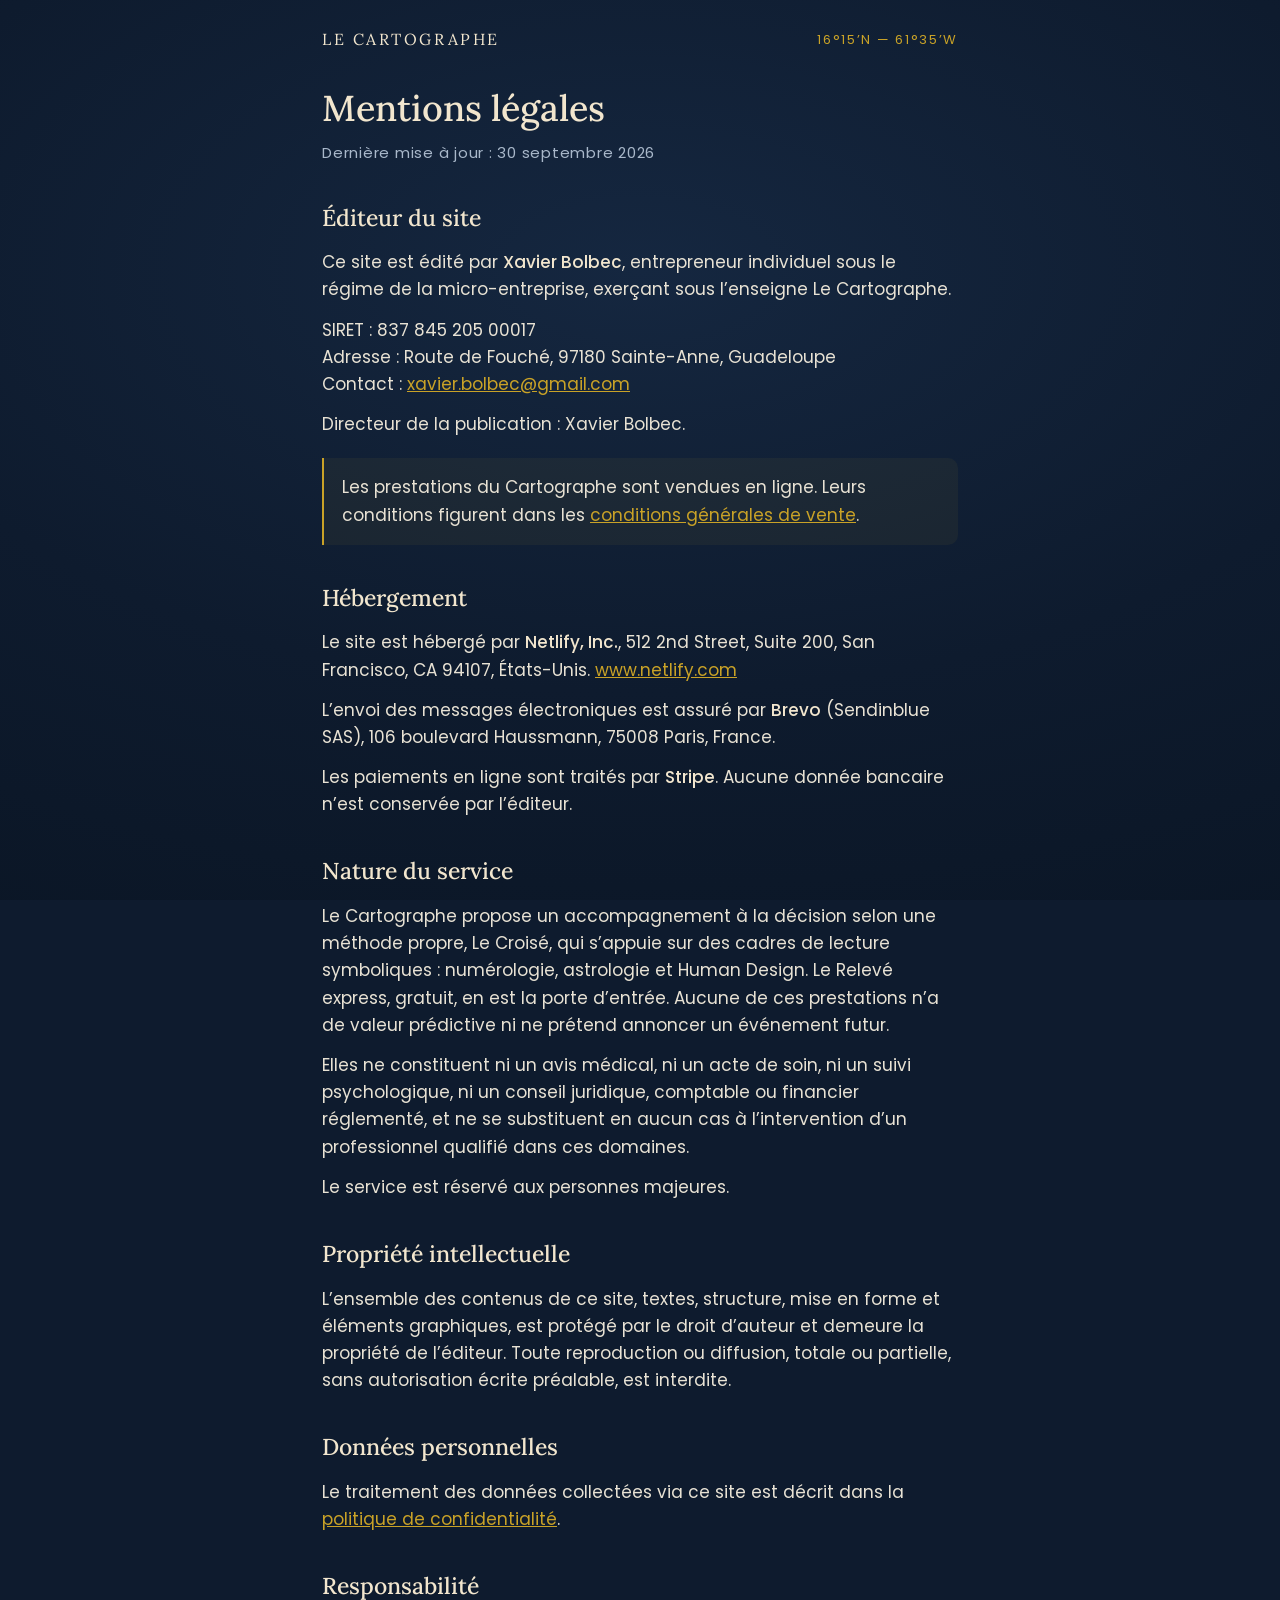
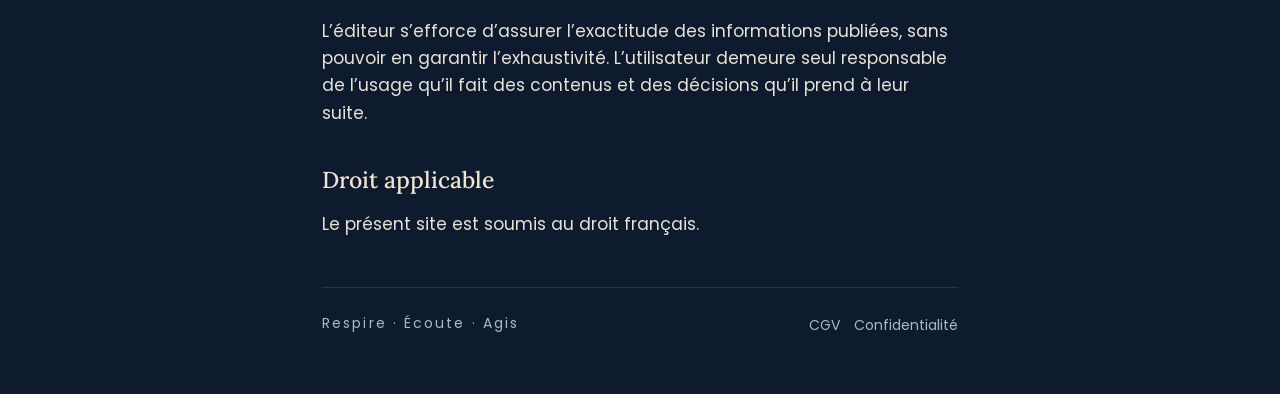
<file: mentions-legales.html>
<!DOCTYPE html>
<html lang="fr">
<head>
<meta charset="utf-8">
<meta name="viewport" content="width=device-width, initial-scale=1, viewport-fit=cover">
<title>Mentions légales · Le Cartographe</title>
<meta name="description" content="Éditeur du site, hébergement et conditions d'utilisation.">
<meta name="robots" content="noindex, follow">
<link rel="preconnect" href="https://fonts.googleapis.com">
<link rel="preconnect" href="https://fonts.gstatic.com" crossorigin>
<link href="https://fonts.googleapis.com/css2?family=Lora:wght@400;500&family=Poppins:wght@300;400;500&display=swap" rel="stylesheet">
<style>
:root{
  --nuit:#0E1B2E; --nuit-2:#0A1524; --nuit-3:#152740;
  --or:#C9A227; --creme:#F2E6CE; --texte:#E8E2D4; --texte-doux:#A9B8CA;
  --serif:'Lora',Georgia,serif; --sans:'Poppins',-apple-system,BlinkMacSystemFont,sans-serif;
}
*{box-sizing:border-box;margin:0;padding:0}
html{-webkit-text-size-adjust:100%}
body{background:var(--nuit);color:var(--texte);font-family:var(--sans);font-weight:300;
  line-height:1.68;min-height:100vh;
  background-image:radial-gradient(ellipse 120% 90% at 50% 30%,var(--nuit-3),var(--nuit) 52%,var(--nuit-2) 100%);
  background-attachment:fixed}
.enveloppe{max-width:680px;margin:0 auto;padding:26px 22px calc(56px + env(safe-area-inset-bottom))}
header{display:flex;align-items:center;justify-content:space-between;gap:14px;margin-bottom:34px}
.marque{font-family:var(--serif);font-size:15px;letter-spacing:.16em;text-transform:uppercase;color:var(--creme);text-decoration:none}
.coord{font-size:11px;letter-spacing:.13em;color:var(--or);white-space:nowrap}
h1{font-family:var(--serif);font-weight:500;font-size:clamp(27px,7vw,36px);line-height:1.18;color:var(--creme);margin-bottom:12px}
.maj{font-size:12.5px;letter-spacing:.05em;color:var(--texte-doux);margin-bottom:30px}
h2{font-family:var(--serif);font-weight:500;font-size:clamp(19px,4.6vw,23px);color:var(--creme);margin:34px 0 12px}
p{font-size:15.5px;margin-bottom:13px}
ul{margin:0 0 13px 20px}
li{font-size:15.5px;margin-bottom:7px}
strong{color:var(--creme);font-weight:500}
a{color:var(--or)}
.encadre{border-left:2px solid var(--or);padding:16px 0 16px 18px;background:rgba(201,162,39,.06);
  border-radius:0 10px 10px 0;margin:20px 0}
.encadre p:last-child{margin-bottom:0}
footer{margin-top:48px;padding-top:24px;border-top:1px solid rgba(242,230,206,.12);
  display:flex;justify-content:space-between;gap:14px;flex-wrap:wrap}
.devise{font-size:12px;letter-spacing:.15em;color:var(--texte-doux)}
footer a{font-size:12px;text-decoration:none;color:var(--texte-doux);margin-left:14px}
footer a:hover{color:var(--or)}
</style>
<link rel="stylesheet" href="/lisibilite.css">
</head>
<body>
<div class="enveloppe">

<header>
  <a class="marque" href="/">Le Cartographe</a>
  <div class="coord">16°15&rsquo;N &mdash; 61°35&rsquo;W</div>
</header>

<h1>Mentions légales</h1>
<p class="maj">Dernière mise à jour : 30 septembre 2026</p>

<h2>Éditeur du site</h2>
<p>Ce site est édité par <strong>Xavier Bolbec</strong>, entrepreneur individuel sous le régime de la micro-entreprise, exerçant sous l&rsquo;enseigne Le Cartographe.</p>
<p>SIRET : 837 845 205 00017<br>
Adresse : Route de Fouché, 97180 Sainte-Anne, Guadeloupe<br>
Contact&nbsp;: <a href="mailto:xavier.bolbec@gmail.com">xavier.bolbec@gmail.com</a></p>
<p>Directeur de la publication : Xavier Bolbec.</p>

<div class="encadre">
<p>Les prestations du Cartographe sont vendues en ligne. Leurs conditions figurent dans les <a href="/cgv">conditions générales de vente</a>.</p>
</div>

<h2>Hébergement</h2>
<p>Le site est hébergé par <strong>Netlify, Inc.</strong>, 512 2nd Street, Suite 200, San Francisco, CA 94107, États-Unis. <a href="https://www.netlify.com">www.netlify.com</a></p>
<p>L&rsquo;envoi des messages électroniques est assuré par <strong>Brevo</strong> (Sendinblue SAS), 106 boulevard Haussmann, 75008 Paris, France.</p>
<p>Les paiements en ligne sont traités par <strong>Stripe</strong>. Aucune donnée bancaire n&rsquo;est conservée par l&rsquo;éditeur.</p>

<h2>Nature du service</h2>
<p>Le Cartographe propose un accompagnement à la décision selon une méthode propre, Le Croisé, qui s&rsquo;appuie sur des cadres de lecture symboliques : numérologie, astrologie et Human Design. Le Relevé express, gratuit, en est la porte d&rsquo;entrée. Aucune de ces prestations n&rsquo;a de valeur prédictive ni ne prétend annoncer un événement futur.</p>
<p>Elles ne constituent ni un avis médical, ni un acte de soin, ni un suivi psychologique, ni un conseil juridique, comptable ou financier réglementé, et ne se substituent en aucun cas à l&rsquo;intervention d&rsquo;un professionnel qualifié dans ces domaines.</p>
<p>Le service est réservé aux personnes majeures.</p>

<h2>Propriété intellectuelle</h2>
<p>L&rsquo;ensemble des contenus de ce site, textes, structure, mise en forme et éléments graphiques, est protégé par le droit d&rsquo;auteur et demeure la propriété de l&rsquo;éditeur. Toute reproduction ou diffusion, totale ou partielle, sans autorisation écrite préalable, est interdite.</p>

<h2>Données personnelles</h2>
<p>Le traitement des données collectées via ce site est décrit dans la <a href="/confidentialite">politique de confidentialité</a>.</p>

<h2>Responsabilité</h2>
<p>L&rsquo;éditeur s&rsquo;efforce d&rsquo;assurer l&rsquo;exactitude des informations publiées, sans pouvoir en garantir l&rsquo;exhaustivité. L&rsquo;utilisateur demeure seul responsable de l&rsquo;usage qu&rsquo;il fait des contenus et des décisions qu&rsquo;il prend à leur suite.</p>

<h2>Droit applicable</h2>
<p>Le présent site est soumis au droit français.</p>

<footer>
  <div class="devise">Respire · Écoute · Agis</div>
  <div><a href="/cgv">CGV</a><a href="/confidentialite">Confidentialité</a></div>
</footer>

</div>
</body>
</html>
</file>
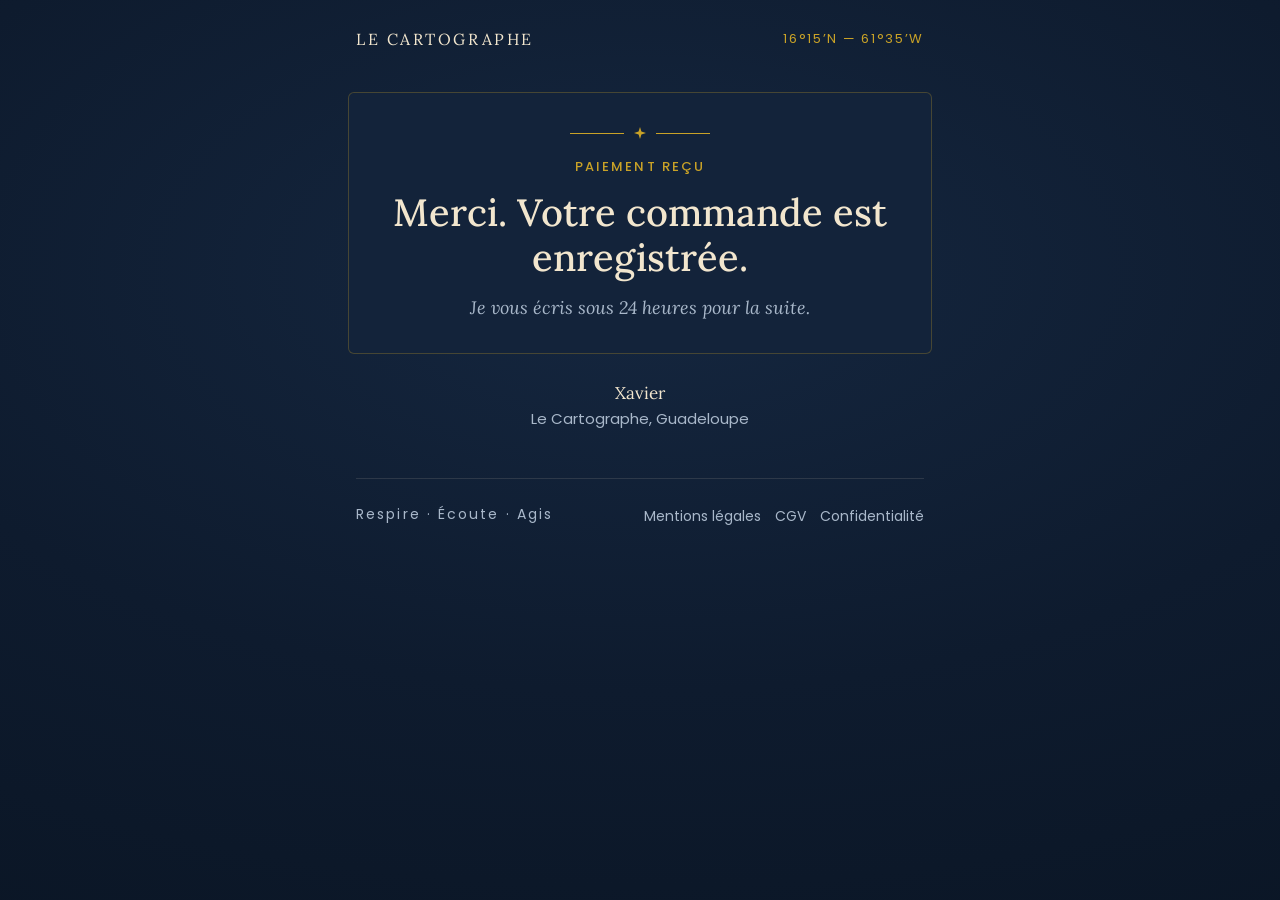
<file: merci.html>
<!DOCTYPE html>
<html lang="fr">
<head>
<meta charset="utf-8">
<meta name="viewport" content="width=device-width, initial-scale=1, viewport-fit=cover">
<title>Merci · Le Cartographe</title>
<meta name="robots" content="noindex, nofollow">
<link rel="preconnect" href="https://fonts.googleapis.com">
<link rel="preconnect" href="https://fonts.gstatic.com" crossorigin>
<link href="https://fonts.googleapis.com/css2?family=Lora:wght@400;500&family=Poppins:wght@300;400;500&display=swap" rel="stylesheet">
<style>
:root{--nuit:#0E1B2E;--nuit-2:#0A1524;--nuit-3:#152740;--or:#C9A227;--creme:#F2E6CE;--texte:#E8E2D4;--texte-doux:#A9B8CA;--ligne:rgba(242,230,206,.16);
  --serif:'Lora',Georgia,serif;--sans:'Poppins',-apple-system,BlinkMacSystemFont,sans-serif}
*{box-sizing:border-box;margin:0;padding:0}
html{-webkit-text-size-adjust:100%}
body{background:var(--nuit);color:var(--texte);font-family:var(--sans);font-weight:300;line-height:1.65;min-height:100vh;
  background-image:radial-gradient(ellipse 120% 90% at 50% 30%,var(--nuit-3),var(--nuit) 52%,var(--nuit-2) 100%);background-attachment:fixed}
.enveloppe{max-width:600px;margin:0 auto;padding:26px 16px calc(56px + env(safe-area-inset-bottom))}
header{display:flex;align-items:center;justify-content:space-between;gap:14px;margin-bottom:40px}
.marque{font-family:var(--serif);font-size:15px;letter-spacing:.16em;text-transform:uppercase;color:var(--creme);text-decoration:none}
.coord{font-size:11px;letter-spacing:.13em;color:var(--or);white-space:nowrap}
.sur{font-size:11.5px;letter-spacing:.18em;text-transform:uppercase;color:var(--or);margin-bottom:12px}
h1{font-family:var(--serif);font-weight:500;font-size:clamp(28px,7.5vw,38px);line-height:1.18;color:var(--creme);margin-bottom:16px}
p{font-size:15.5px;margin-bottom:14px}
.intro{color:var(--texte-doux);font-family:var(--serif);font-style:italic;font-size:17px}
.etapes{list-style:none;margin:28px 0;counter-reset:e}
.etapes li{counter-increment:e;position:relative;padding:0 0 22px 46px;border-left:1px solid var(--ligne);margin-left:14px}
.etapes li:last-child{border-left-color:transparent}
.etapes li::before{content:counter(e);position:absolute;left:-15px;top:-2px;width:30px;height:30px;border-radius:50%;border:1px solid var(--or);background:var(--nuit);color:var(--or);font-family:var(--serif);font-size:15px;display:flex;align-items:center;justify-content:center}
.etapes b{display:block;font-family:var(--serif);font-weight:500;font-size:17px;color:var(--creme);margin-bottom:4px}
.etapes span{font-size:15px;color:var(--texte)}
.encadre{border-left:2px solid var(--or);padding:14px 0 14px 18px;background:rgba(201,162,39,.06);border-radius:0 10px 10px 0;margin:8px 0 22px}
.encadre p{margin:0;font-size:14.5px}
a{color:var(--or)}
.signe{font-family:var(--serif);font-size:17px;color:var(--creme);margin-top:26px}
.signe small{display:block;font-family:var(--sans);font-size:12px;color:var(--texte-doux)}
footer{margin-top:48px;padding-top:24px;border-top:1px solid rgba(242,230,206,.12);display:flex;justify-content:space-between;gap:14px;flex-wrap:wrap}
.devise{font-size:12px;letter-spacing:.15em;color:var(--texte-doux)}
footer a{font-size:12px;text-decoration:none;color:var(--texte-doux);margin-left:14px}

/* ===== panneaux, comme la page de résultat ===== */
.pan{background:#13233A;border:1px solid rgba(201,162,39,.28);border-radius:6px;padding:34px 20px 30px;margin:0 -8px 18px}
.pan.centre{text-align:center}
.sep{display:flex;align-items:center;justify-content:center;gap:10px;margin:0 auto 18px}
.sep i{display:block;width:54px;height:1px;background:var(--or)}
.sep svg{width:12px;height:12px}
.pan .sur{font-size:12px;font-weight:500;letter-spacing:.16em;margin-bottom:12px}
.pan h1{margin-bottom:14px}
.pan .intro{font-family:var(--serif);font-style:italic;font-size:16.5px;margin-bottom:0}
.pan .carte{background:#182B46;border:1px solid rgba(201,162,39,.2);border-radius:6px;margin:22px 0 0;text-align:center}
.pan .carte ul{display:inline-block;text-align:left}
.prix{font-size:34px !important;color:var(--creme) !important}
.btn{display:block;text-align:center;background:var(--or);color:var(--nuit);border:1px solid var(--or);border-radius:8px;font-weight:500;font-size:15px;letter-spacing:.06em;text-transform:uppercase;padding:16px 14px;text-decoration:none;margin:4px 0 8px}
.btn-note{font-size:13px;color:var(--texte-doux);text-align:center;margin:0 0 22px}
button,.bouton{letter-spacing:.06em;text-transform:uppercase;font-size:15px}
</style>
<link rel="stylesheet" href="/lisibilite.css">
</head>
<body>
<div class="enveloppe">
<header>
  <a class="marque" href="/">Le Cartographe</a>
  <div class="coord">16°15&rsquo;N &mdash; 61°35&rsquo;W</div>
</header>

<div class="pan centre">
<div class="sep"><i></i><svg viewBox="0 0 12 12"><path d="M6 0l1.4 4.6L12 6l-4.6 1.4L6 12l-1.4-4.6L0 6l4.6-1.4z" fill="#C9A227"/></svg><i></i></div>
<p class="sur" id="sur">Paiement reçu</p>
<h1 id="titre">Merci. Votre commande est enregistrée.</h1>
<p class="intro" id="intro">Voici les trois étapes à venir.</p>
</div>

<div class="pan">
<div class="sep"><i></i><svg viewBox="0 0 12 12"><path d="M6 0l1.4 4.6L12 6l-4.6 1.4L6 12l-1.4-4.6L0 6l4.6-1.4z" fill="#C9A227"/></svg><i></i></div>
<ol class="etapes" id="etapes"></ol>
<div id="cta" hidden><a class="btn" id="btn-q" href="/questionnaire">Commencer mon questionnaire</a><p class="btn-note" id="btn-note"></p></div>

<div class="encadre"><p>Vous recevez aussi un reçu et votre facture de la part de Stripe, notre prestataire de paiement. Pensez à vérifier vos courriers indésirables si mon message n&rsquo;arrive pas.</p></div>

<p>Une question d&rsquo;ici là&nbsp;? Écrivez-moi à <a href="mailto:xavier.bolbec@gmail.com">xavier.bolbec@gmail.com</a>, je réponds à chaque message.</p>

</div>

<p class="signe" style="text-align:center">Xavier<small>Le Cartographe, Guadeloupe</small></p>

<footer>
  <div class="devise">Respire · Écoute · Agis</div>
  <div><a href="/mentions-legales">Mentions légales</a><a href="/cgv">CGV</a><a href="/confidentialite">Confidentialité</a></div>
</footer>
</div>
<script>
(function(){
  var O={
    releve:{nom:'Le Relevé',duree:'Environ 15 minutes',etapes:[
      ['Remplissez votre questionnaire','Dès maintenant avec le bouton ci-dessous, ou plus tard grâce au lien que je vous envoie par e-mail sous 24 heures. Votre lecture repose sur ce que vous y écrivez.'],
      ['Vous recevez un accusé de réception','Dès l’envoi de vos réponses, à l’adresse que vous avez indiquée.'],
      ['Vous recevez votre Relevé sous 7 jours','En PDF, à votre nom, 7 jours au plus après réception de votre questionnaire complété.']]},
    cartographie:{nom:'La Cartographie',duree:'Environ 40 minutes, en une ou plusieurs fois',etapes:[
      ['Remplissez votre questionnaire approfondi','Dès maintenant avec le bouton ci-dessous, ou plus tard grâce au lien que je vous envoie par e-mail sous 24 heures. En une ou plusieurs fois.'],
      ['Je vous écris sous 24 heures','Pour fixer la date de votre séance de restitution, qui a lieu sous 14 jours après réception de votre questionnaire.'],
      ['Votre séance de restitution, puis votre carte','Votre carte vous est remise sous 48 heures après la séance.']]},
    cap:{nom:'Le Cap',duree:'Environ 50 minutes, en une ou plusieurs fois',etapes:[
      ['Remplissez votre questionnaire approfondi','Dès maintenant avec le bouton ci-dessous, ou plus tard grâce au lien que je vous envoie par e-mail sous 24 heures. En une ou plusieurs fois.'],
      ['Je vous écris sous 24 heures','Pour fixer notre premier rendez-vous. Votre accompagnement de 90 jours démarre sous 14 jours, par le contenu de La Cartographie.'],
      ['Un point toutes les deux semaines','Avec un accès écrit entre les points, et un bilan écrit à la fin des 90 jours.']]}
  };
  var k=(new URLSearchParams(location.search).get('offre')||'').toLowerCase();
  var o=O[k];
  if(!o){document.getElementById('intro').textContent='Je vous écris sous 24 heures pour la suite.';document.getElementById('etapes').parentNode.style.display='none';return;}
  document.getElementById('sur').textContent=o.nom+' · paiement reçu';
  document.getElementById('titre').textContent='Merci. '+o.nom+' commence maintenant.';
  document.getElementById('btn-q').href='/questionnaire?offre='+k;
  document.getElementById('btn-note').textContent=o.duree+'. Vos réponses s’enregistrent au fur et à mesure.';
  document.getElementById('cta').hidden=false;
  document.getElementById('etapes').innerHTML=o.etapes.map(function(e){return '<li><b>'+e[0]+'</b><span>'+e[1]+'</span></li>';}).join('');
})();
</script>
</body>
</html>
</file>
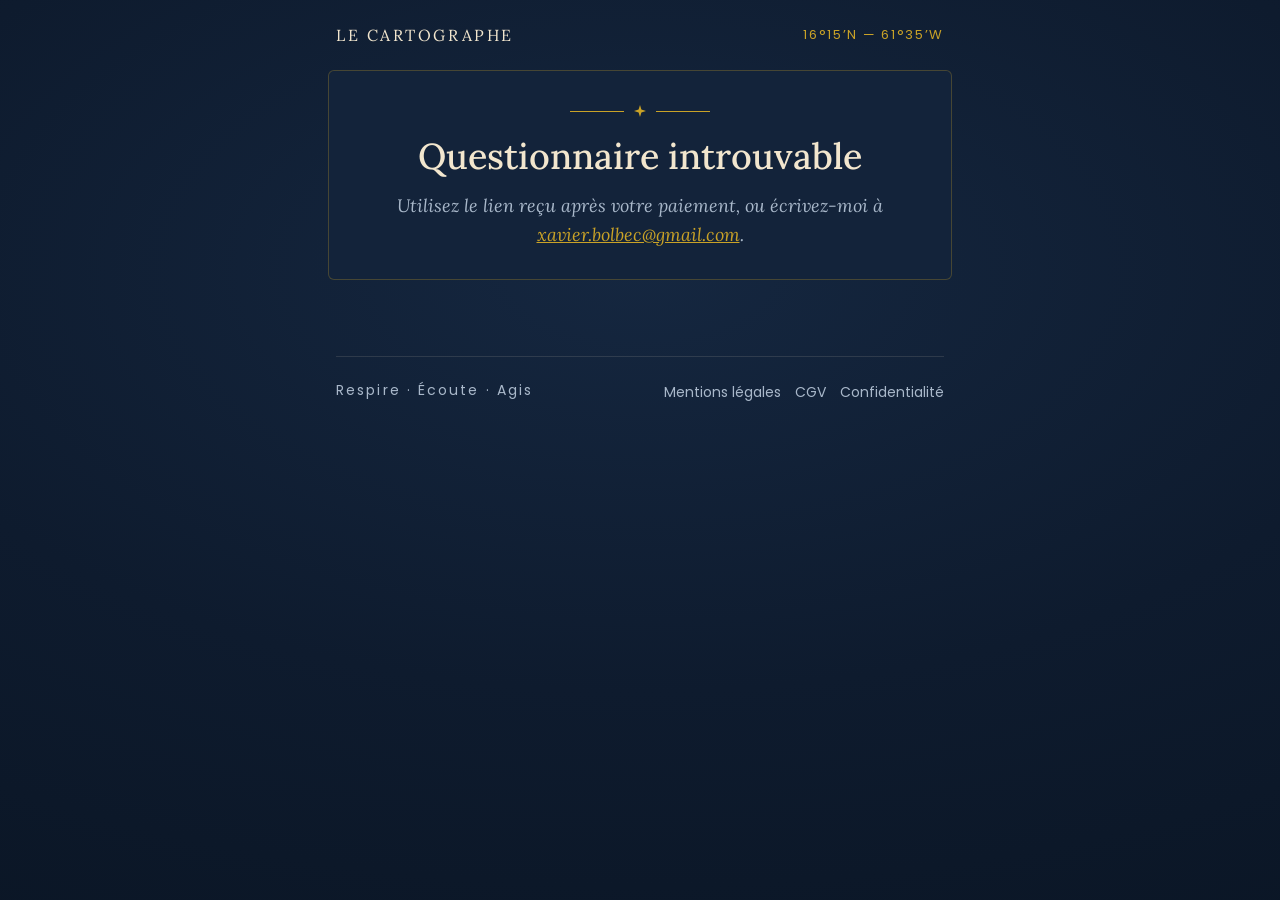
<file: questionnaire.html>
<!DOCTYPE html>
<html lang="fr">
<head>
<meta charset="utf-8">
<meta name="viewport" content="width=device-width, initial-scale=1, viewport-fit=cover">
<title>Votre questionnaire · Le Cartographe</title>
<meta name="robots" content="noindex, nofollow">
<link rel="preconnect" href="https://fonts.googleapis.com">
<link rel="preconnect" href="https://fonts.gstatic.com" crossorigin>
<link href="https://fonts.googleapis.com/css2?family=Lora:ital,wght@0,400;0,500;1,400&family=Poppins:wght@300;400;500&display=swap" rel="stylesheet">
<style>
:root{--nuit:#0E1B2E;--nuit-2:#0A1524;--nuit-3:#152740;--or:#C9A227;--or-clair:#E3C25C;--creme:#F2E6CE;--texte:#E8E2D4;--texte-doux:#A9B8CA;
  --ligne:rgba(242,230,206,.16);--serif:'Lora',Georgia,serif;--sans:'Poppins',-apple-system,BlinkMacSystemFont,sans-serif}
*{box-sizing:border-box;margin:0;padding:0}
html{-webkit-text-size-adjust:100%}
body{background:var(--nuit);color:var(--texte);font-family:var(--sans);font-weight:300;line-height:1.65;min-height:100vh;
  background-image:radial-gradient(ellipse 120% 90% at 50% 30%,var(--nuit-3),var(--nuit) 52%,var(--nuit-2) 100%);background-attachment:fixed}
.enveloppe{max-width:640px;margin:0 auto;padding:22px 16px calc(56px + env(safe-area-inset-bottom))}
header{display:flex;align-items:center;justify-content:space-between;gap:14px;margin-bottom:22px}
.marque{font-family:var(--serif);font-size:15px;letter-spacing:.16em;text-transform:uppercase;color:var(--creme);text-decoration:none}
.coord{font-size:11px;letter-spacing:.13em;color:var(--or);white-space:nowrap}
.progression{margin:0 0 18px}
.progression .jauge{height:2px;background:rgba(242,230,206,.12);border-radius:2px;overflow:hidden}
.progression .jauge span{display:block;height:100%;width:0;background:linear-gradient(90deg,var(--or),var(--or-clair));transition:width .4s}
.progression .info{display:flex;justify-content:space-between;font-size:11px;letter-spacing:.14em;text-transform:uppercase;color:var(--texte-doux);margin-top:8px}
.pan{background:#13233A;border:1px solid rgba(201,162,39,.28);border-radius:6px;padding:34px 20px 30px;margin:0 -8px 18px}
.centre{text-align:center}
.sep{display:flex;align-items:center;justify-content:center;gap:10px;margin:0 auto 18px}
.sep i{display:block;width:54px;height:1px;background:var(--or)}
.sep svg{width:12px;height:12px}
.sur{font-size:12px;font-weight:500;letter-spacing:.16em;text-transform:uppercase;color:var(--or);margin-bottom:12px}
h1{font-family:var(--serif);font-weight:500;font-size:clamp(28px,7.5vw,36px);line-height:1.18;color:var(--creme);margin-bottom:14px}
h2{font-family:var(--serif);font-weight:500;font-size:clamp(22px,6vw,26px);line-height:1.3;color:var(--creme);margin-bottom:10px}
.it{font-family:var(--serif);font-style:italic;font-size:16.5px;line-height:1.6;color:var(--texte-doux)}
.duree{font-size:12px;letter-spacing:.14em;text-transform:uppercase;color:var(--texte-doux);margin-top:16px}
.encart{background:#1B2F4C;border-left:2px solid var(--or);border-radius:5px;padding:16px;margin:18px 0 4px;font-size:14.5px;line-height:1.7;text-align:left}
.champ{margin-top:26px;text-align:left}
.champ label.q{display:block;font-family:var(--serif);font-size:17.5px;line-height:1.45;color:var(--creme);margin-bottom:6px}
.champ label.q .obl{color:var(--or);font-family:var(--sans);font-size:12px;margin-left:4px}
.aide{font-size:13px;line-height:1.55;color:var(--texte-doux);margin-bottom:10px}
input[type=text],input[type=email],textarea,select{width:100%;background:rgba(10,21,36,.65);border:1px solid var(--ligne);border-radius:8px;color:var(--creme);
  font:inherit;font-size:16px;padding:12px 13px;outline:none;transition:border-color .2s}
textarea{resize:vertical;line-height:1.55}
input:focus,textarea:focus,select:focus{border-color:var(--or)}
select{appearance:none;-webkit-appearance:none;background-image:linear-gradient(45deg,transparent 50%,var(--or) 50%),linear-gradient(135deg,var(--or) 50%,transparent 50%);
  background-position:calc(100% - 18px) 52%,calc(100% - 13px) 52%;background-size:5px 5px;background-repeat:no-repeat;padding-right:32px}
.trois{display:grid;grid-template-columns:1fr 1.3fr 1.1fr;gap:8px}
.ligne-heure{display:flex;gap:12px;align-items:center;flex-wrap:wrap}
.ligne-heure input[type=time]{width:150px;background:rgba(10,21,36,.65);border:1px solid var(--ligne);border-radius:8px;color:var(--creme);font:inherit;font-size:16px;padding:11px 12px;color-scheme:dark}
.coche{display:flex;gap:10px;align-items:flex-start;font-size:14.5px;cursor:pointer;line-height:1.5}
.coche input{accent-color:var(--or);width:18px;height:18px;flex:none;margin-top:2px}
.choix{display:grid;gap:9px}
.choix label{display:flex;align-items:center;gap:12px;border:1px solid var(--ligne);border-radius:8px;padding:12px 14px;cursor:pointer;font-size:15px}
.choix input{accent-color:var(--or);width:18px;height:18px}
.choix label:has(input:checked){border-color:var(--or);background:rgba(201,162,39,.08);color:var(--creme)}
.err{display:none;color:#E8A04E;font-size:13.5px;margin-top:7px}
.champ.invalide .err{display:block}
.champ.invalide input,.champ.invalide textarea,.champ.invalide select{border-color:#E8A04E}
.nav{display:flex;gap:10px;margin-top:30px}
.btn{flex:1;display:block;text-align:center;background:var(--or);color:var(--nuit);border:1px solid var(--or);border-radius:8px;font:inherit;font-weight:500;font-size:14.5px;
  letter-spacing:.06em;text-transform:uppercase;padding:15px 14px;cursor:pointer;text-decoration:none}
.btn.contour{flex:0 0 auto;background:transparent;color:var(--or)}
.btn[disabled]{opacity:.6;cursor:wait}
.enreg{font-size:12px;color:var(--texte-doux);text-align:center;margin-top:12px;min-height:18px}
.src{margin-top:10px}
.recap{margin-top:26px;text-align:left}
.recap .bloc{border-top:1px solid var(--ligne);padding:18px 0 6px}
.recap .tete{display:flex;justify-content:space-between;align-items:baseline;gap:12px;margin-bottom:8px}
.recap h3{font-family:var(--serif);font-weight:500;font-size:17px;color:var(--creme)}
.recap .modif{background:none;border:0;color:var(--or);font:inherit;font-size:12px;letter-spacing:.12em;text-transform:uppercase;cursor:pointer;padding:4px 0;white-space:nowrap}
.recap dt{font-size:13px;color:var(--texte-doux);margin-top:10px;line-height:1.45}
.recap dd{font-size:15px;color:var(--texte);white-space:pre-wrap;line-height:1.55}
.recap dd.vide{color:rgba(169,184,202,.55);font-style:italic}
.ecran{display:none}.ecran.actif{display:block}
.pot{position:absolute;left:-9999px;opacity:0;height:0;width:0}
footer{margin-top:40px;padding-top:22px;border-top:1px solid rgba(242,230,206,.12);display:flex;justify-content:space-between;gap:14px;flex-wrap:wrap}
.devise{font-size:12px;letter-spacing:.15em;color:var(--texte-doux)}
footer a{font-size:12px;text-decoration:none;color:var(--texte-doux);margin-left:14px}
a{color:var(--or)}
</style>
<link rel="stylesheet" href="/lisibilite.css">
</head>
<body>
<div class="enveloppe">
<header>
  <a class="marque" href="/">Le Cartographe</a>
  <div class="coord">16°15&rsquo;N &mdash; 61°35&rsquo;W</div>
</header>

<div class="progression" id="progression" hidden><div class="jauge"><span id="jauge"></span></div><div class="info"><span id="etape"></span><span id="pct"></span></div></div>

<main id="ecrans"></main>
<p class="enreg" id="enreg"></p>

<footer>
  <div class="devise">Respire · Écoute · Agis</div>
  <div><a href="/mentions-legales">Mentions légales</a><a href="/cgv">CGV</a><a href="/confidentialite">Confidentialité</a></div>
</footer>
</div>

<script src="/questionnaire-contenu.js"></script>
<script>
(function(){
  var SEP='<div class="sep"><i></i><svg viewBox="0 0 12 12"><path d="M6 0l1.4 4.6L12 6l-4.6 1.4L6 12l-1.4-4.6L0 6l4.6-1.4z" fill="#C9A227"/></svg><i></i></div>';
  var SOURCES=['Acte de naissance intégral','Livret de famille ou autre document officiel','Souvenir familial','Approximative, à une heure près'];
  var MOIS=['janvier','février','mars','avril','mai','juin','juillet','août','septembre','octobre','novembre','décembre'];
  var cle=(new URLSearchParams(location.search).get('offre')||'').toLowerCase();
  var F=Q[cle];
  var main=document.getElementById('ecrans');
  if(!F){main.innerHTML='<section class="ecran actif"><div class="pan centre">'+SEP+'<h1>Questionnaire introuvable</h1><p class="it">Utilisez le lien reçu après votre paiement, ou écrivez-moi à <a href="mailto:xavier.bolbec@gmail.com">xavier.bolbec@gmail.com</a>.</p></div></section>';return;}
  document.title='Questionnaire · '+F.nom+' · Le Cartographe';

  var depuisRecap=false;
  var STOCK='cartographe-questionnaire-'+cle, R={};
  try{R=JSON.parse(localStorage.getItem(STOCK)||'{}')||{};}catch(e){R={};}
  function sauver(){try{localStorage.setItem(STOCK,JSON.stringify(R));document.getElementById('enreg').textContent='Réponses enregistrées sur cet appareil';}catch(e){}}
  function esc(t){return String(t).replace(/[&<>"]/g,function(c){return {'&':'&amp;','<':'&lt;','>':'&gt;','"':'&quot;'}[c];});}
  function visible(q){return !q.si || R[q.si.id]===q.si.val;}

  function champ(q){
    var h='<div class="champ" data-id="'+q.id+'"'+(q.si?' data-si="'+q.si.id+'"':'')+(visible(q)?'':' hidden')+'>';
    h+='<label class="q" for="f-'+q.id+'">'+esc(q.label)+(q.requis?'<span class="obl">obligatoire</span>':'')+'</label>';
    if(q.aide) h+='<p class="aide">'+esc(q.aide)+'</p>';
    var v=R[q.id]||'';
    if(q.type==='textarea') h+='<textarea id="f-'+q.id+'" rows="'+(q.lignes||3)+'">'+esc(v)+'</textarea>';
    else if(q.type==='text'||q.type==='email') h+='<input id="f-'+q.id+'" type="'+q.type+'"'+(q.auto?' autocomplete="'+q.auto+'"':'')+' value="'+esc(v)+'">';
    else if(q.type==='date'){
      var p=(v||'--').split('-'),an=new Date().getFullYear(),j='<option value="">Jour</option>',m='<option value="">Mois</option>',a='<option value="">Année</option>';
      for(var d=1;d<=31;d++) j+='<option'+(+p[2]===d?' selected':'')+'>'+d+'</option>';
      MOIS.forEach(function(n,i){m+='<option value="'+(i+1)+'"'+(+p[1]===i+1?' selected':'')+'>'+n+'</option>';});
      for(var y=an-18;y>=an-100;y--) a+='<option'+(+p[0]===y?' selected':'')+'>'+y+'</option>';
      h+='<div class="trois"><select id="f-'+q.id+'-j" aria-label="Jour">'+j+'</select><select id="f-'+q.id+'-m" aria-label="Mois">'+m+'</select><select id="f-'+q.id+'-a" aria-label="Année">'+a+'</select></div>';
    }
    else if(q.type==='heure'){
      var inc=(v==='inconnue');
      var src=R[q.id+'_source']||'';
      h+='<div class="ligne-heure"><input id="f-'+q.id+'" type="time" value="'+(inc?'':esc(v))+'"'+(inc?' disabled':'')+'><label class="coche"><input type="checkbox" id="f-'+q.id+'-inc"'+(inc?' checked':'')+'> Je ne la connais pas</label></div>';
      h+='<select class="src" id="f-'+q.id+'-src" aria-label="Source de l’heure"'+(inc?' hidden':'')+'><option value="">D’où tenez-vous cette heure ?</option>'+
         SOURCES.map(function(o){return '<option'+(src===o?' selected':'')+'>'+esc(o)+'</option>';}).join('')+'</select>';
    }
    else if(q.type==='choix'){
      h+='<div class="choix">'+q.options.map(function(o){return '<label><input type="radio" name="f-'+q.id+'" value="'+esc(o)+'"'+(v===o?' checked':'')+'> '+esc(o)+'</label>';}).join('')+'</div>';
    }
    h+='<p class="err"></p></div>';
    return h;
  }
  function lire(q){
    if(q.type==='date'){var j=document.getElementById('f-'+q.id+'-j').value,m=document.getElementById('f-'+q.id+'-m').value,a=document.getElementById('f-'+q.id+'-a').value;return (j&&m&&a)?a+'-'+String(m).padStart(2,'0')+'-'+String(j).padStart(2,'0'):'';}
    if(q.type==='heure'){return document.getElementById('f-'+q.id+'-inc').checked?'inconnue':document.getElementById('f-'+q.id).value;}
    if(q.type==='choix'){var c=document.querySelector('input[name="f-'+q.id+'"]:checked');return c?c.value:'';}
    return document.getElementById('f-'+q.id).value.trim();
  }

  var S=F.sections, N=S.length, html='';
  html+='<section class="ecran" id="e-intro"><div class="pan centre">'+SEP+'<p class="sur">Questionnaire · '+esc(F.nom)+'</p><h1>Votre questionnaire</h1><p class="it">'+esc(F.chapo)+'</p><p class="duree">'+esc(F.duree)+' · '+N+' parties</p>'+
        '<div class="nav"><button class="btn" data-va="0" id="b-start">'+(Object.keys(R).length?'Reprendre où j’en étais':'Commencer')+'</button></div></div></section>';
  S.forEach(function(s,i){
    html+='<section class="ecran" id="e-'+i+'"><div class="pan">'+'<div class="centre">'+SEP+'<p class="sur">Partie '+(i+1)+' sur '+N+'</p><h2>'+esc(s.titre)+'</h2><p class="it">'+esc(s.intro)+'</p></div>'+
          (s.scelle?'<div class="encart">Cette partie est conservée telle quelle et ne sera relue qu’au quatre-vingt-dixième jour, avec vous.</div>':'')+
          s.questions.map(champ).join('')+
          '<div class="nav">'+(i>0?'<button class="btn contour" data-va="'+(i-1)+'">Retour</button>':'<button class="btn contour" data-va="intro">Retour</button>')+
          '<button class="btn" data-suite="'+i+'">'+(i<N-1?'Continuer':'Relire mes réponses')+'</button></div></div></section>';
  });
  html+='<section class="ecran" id="e-fin"><div class="pan">'+'<div class="centre">'+SEP+'<p class="sur">Dernière étape</p><h2>Relisez avant l’envoi</h2><p class="it">Voici vos réponses telles qu’elles me parviendront. Un détail à corriger ? Touchez « Modifier » à côté de la partie concernée.</p></div>'+
        '<div class="recap" id="recap"></div><div style="border-top:1px solid var(--ligne);margin-top:12px"></div>'+
        '<div class="champ" data-id="c_exact"><label class="coche"><input type="checkbox" id="c_exact"> Les informations d’état civil sont exactes et recopiées de mon acte de naissance.</label><p class="err">Merci de vérifier puis de cocher cette case.</p></div>'+
        '<div class="champ" data-id="c_majeur"><label class="coche"><input type="checkbox" id="c_majeur"> Je certifie être majeur.</label><p class="err">Le Cartographe est réservé aux personnes majeures.</p></div>'+
        '<p class="aide" style="margin-top:18px">Vos réponses servent uniquement à établir votre lecture. Elles ne sont ni publiées ni transmises. <a href="/confidentialite">Confidentialité</a></p>'+
        '<input class="pot" type="text" id="site" tabindex="-1" autocomplete="off" aria-hidden="true">'+
        '<div class="nav"><button class="btn contour" data-va="'+(N-1)+'">Retour</button><button class="btn" id="b-envoi">Envoyer mes réponses</button></div><p class="err" id="err-envoi" style="text-align:center"></p></div></section>';
  html+='<section class="ecran" id="e-merci"><div class="pan centre">'+SEP+'<p class="sur">'+esc(F.nom)+' · questionnaire reçu</p><h1>Merci. Vos réponses sont arrivées.</h1><p class="it" id="merci-txt"></p></div></section>';
  main.innerHTML=html;

  var DELAI={releve:'Votre Relevé vous parvient sous 7 jours, en PDF, à votre nom. Un accusé de réception part à l’instant sur votre adresse.',
    cartographie:'Je reviens vers vous pour fixer notre séance de restitution, sous 14 jours. Un accusé de réception part à l’instant sur votre adresse.',
    cap:'Je reviens vers vous pour fixer la suite de votre accompagnement. Un accusé de réception part à l’instant sur votre adresse.'};
  document.getElementById('merci-txt').textContent=DELAI[cle];

  function aller(id){
    document.querySelectorAll('.ecran').forEach(function(e){e.classList.remove('actif');});
    if(id==='fin'){recap();depuisRecap=false;}
    if(id!=='fin'&&id!=='merci'&&id!=='intro'){var bs=document.querySelector('#e-'+id+' [data-suite]');if(bs)bs.textContent=depuisRecap?'Revenir à la relecture':((+id)<N-1?'Continuer':'Relire mes réponses');}
    document.getElementById('e-'+id).classList.add('actif');
    var pr=document.getElementById('progression'), n=(id==='fin')?N:(+id);
    pr.hidden=(id==='intro'||id==='merci');
    if(!pr.hidden){document.getElementById('jauge').style.width=Math.round(n/N*100)+'%';document.getElementById('etape').textContent=(id==='fin')?'Envoi':'Partie '+(n+1)+' sur '+N;document.getElementById('pct').textContent=Math.round(n/N*100)+' %';}
    window.scrollTo({top:0,behavior:'smooth'});
  }
  function marquer(id,msg){var c=document.querySelector('.champ[data-id="'+id+'"]');if(!c)return;c.classList.toggle('invalide',!!msg);var e=c.querySelector('.err');if(e)e.textContent=msg||'';}
  function valider(i){
    var ok=true, premier=null;
    S[i].questions.forEach(function(q){
      if(!visible(q)){return;}
      var v=lire(q), msg='';
      if(q.requis && !v) msg = q.type==='date'?'Indiquez le jour, le mois et l’année.':'Cette réponse est nécessaire.';
      if(!msg && q.type==='email' && v && !/^[^\s@]+@[^\s@]+\.[^\s@]{2,}$/.test(v)) msg='Cette adresse ne semble pas valide.';
      if(!msg && q.type==='heure' && v && v!=='inconnue' && !document.getElementById('f-'+q.id+'-src').value) msg='Indiquez d’où vous tenez cette heure : elle change la précision de la lecture.';
      if(!msg && q.type==='date' && v){var p=v.split('-'),d=new Date(+p[0],+p[1]-1,+p[2]);if(d.getDate()!==+p[2]) msg='Cette date n’existe pas. Vérifiez le jour.';}
      marquer(q.id,msg); if(msg){ok=false; if(!premier) premier=q.id;}
    });
    if(premier){var c=document.querySelector('.champ[data-id="'+premier+'"]');c.scrollIntoView({behavior:'smooth',block:'center'});}
    return ok;
  }
  main.addEventListener('input',function(ev){var c=ev.target.closest('.champ');if(!c||!c.dataset.id)return;var q=trouver(c.dataset.id);if(!q)return;R[q.id]=lire(q);if(q.type==='heure')R[q.id+'_source']=document.getElementById('f-'+q.id+'-src').value;marquer(q.id,'');sauver();});
  main.addEventListener('change',function(ev){
    var c=ev.target.closest('.champ');if(!c||!c.dataset.id)return;var q=trouver(c.dataset.id);if(!q)return;
    if(q.type==='heure'){var inc=document.getElementById('f-'+q.id+'-inc').checked;document.getElementById('f-'+q.id).disabled=inc;document.getElementById('f-'+q.id+'-src').hidden=inc;R[q.id+'_source']=inc?'':document.getElementById('f-'+q.id+'-src').value;}
    R[q.id]=lire(q);marquer(q.id,'');sauver();
    document.querySelectorAll('.champ[data-si="'+q.id+'"]').forEach(function(d){var dq=trouver(d.dataset.id);d.hidden=!visible(dq);});
  });
  function affiche(q){var v=R[q.id]||'';
    if(q.type==='date'&&v){var p=v.split('-');v=(+p[2])+' '+MOIS[+p[1]-1]+' '+p[0];}
    if(q.type==='heure'&&v){v=(v==='inconnue')?'Inconnue':v.replace(':','h')+(R[q.id+'_source']?' ('+R[q.id+'_source']+')':'');}
    return v;}
  function recap(){
    document.getElementById('recap').innerHTML=S.map(function(s,i){
      return '<div class="bloc"><div class="tete"><h3>'+esc(s.titre)+'</h3><button class="modif" data-va="'+i+'">Modifier</button></div><dl>'+
        s.questions.filter(visible).map(function(q){var v=affiche(q);return '<dt>'+esc(q.label)+'</dt><dd'+(v?'':' class="vide"')+'>'+(v?esc(v):'Sans réponse')+'</dd>';}).join('')+'</dl></div>';
    }).join('');
  }
  function trouver(id){for(var i=0;i<S.length;i++)for(var j=0;j<S[i].questions.length;j++)if(S[i].questions[j].id===id)return S[i].questions[j];return null;}
  main.addEventListener('click',function(ev){
    var b=ev.target.closest('button');if(!b)return;
    if(b.classList.contains('modif')){depuisRecap=true;aller(b.dataset.va);return;}
    if(b.dataset.va!==undefined){aller(b.dataset.va);return;}
    if(b.dataset.suite!==undefined){var i=+b.dataset.suite;if(!valider(i))return;aller((i<N-1&&!depuisRecap)?i+1:'fin');return;}
    if(b.id==='b-envoi') envoyer(b);
  });

  function envoyer(b){
    var ok=true;
    ['c_exact','c_majeur'].forEach(function(id){var c=document.getElementById(id).checked;marquer(id,c?'':(id==='c_exact'?'Merci de vérifier puis de cocher cette case.':'Le Cartographe est réservé aux personnes majeures.'));if(!c)ok=false;});
    if(!ok) return;
    for(var i=0;i<N;i++){ if(!S[i].questions.every(function(q){return !visible(q)||!q.requis||R[q.id];})){aller(i);valider(i);return;} }
    var sections=S.map(function(s){return {titre:s.titre, scelle:!!s.scelle, reponses:s.questions.filter(visible).map(function(q){return {id:q.id,question:q.label,reponse:affiche(q)};})};});
    b.disabled=true; b.textContent='Envoi en cours…';
    var e=document.getElementById('err-envoi'); e.style.display='none';
    fetch('/.netlify/functions/questionnaire',{method:'POST',headers:{'Content-Type':'application/json'},
      body:JSON.stringify({offre:cle, email:R.email||'', prenom:R.prenom_usage||'', site:document.getElementById('site').value, sections:sections})})
    .then(function(r){if(!r.ok) throw new Error('http '+r.status);
      try{localStorage.removeItem(STOCK);}catch(x){}
      document.getElementById('enreg').textContent=''; aller('merci');})
    .catch(function(){b.disabled=false;b.textContent='Envoyer mes réponses';e.style.display='block';
      e.textContent='L’envoi n’a pas abouti. Vos réponses restent enregistrées sur cet appareil : réessayez dans un instant, ou écrivez-moi à xavier.bolbec@gmail.com.';});
  }

  if(Object.keys(R).length) document.getElementById('enreg').textContent='Réponses déjà enregistrées sur cet appareil';
  aller('intro');
})();
</script>
</body>
</html>
</file>
<file: lisibilite.css>
/* Lisibilité sur téléphone (octobre 2026)
   Chargée en dernier sur chaque page : texte plus grand et plus net,
   panneaux qui occupent toute la largeur de l'écran. */

body{font-weight:400 !important}

/* Texte courant : jamais sous 17 px */
p, li, .opt, .choix label, .chapo, .pan p.t, .bloc p, .encart p,
.etapes span, .etape span, .coche, .case, .carte li, .encadre p,
.formulaire, .formulaire p, .rep b, .etape b, .etapes b{
  font-size:17px !important; line-height:1.6 !important}
.opt, .choix label{font-weight:400 !important; padding:17px 16px !important}

/* Phrases d'appui en italique */
.p-it, .p-def, .p-or, .offre-sous, .garantie3, .intro, .it, .signature{
  font-size:18px !important}

/* Questions et champs */
label.q, .q, .champ label.q{font-size:19px !important}
input, textarea, select{font-size:17px !important; font-weight:400 !important}

/* Petits textes : lisibles sans zoomer */
.aide, .note, .mention, .conditions, .prix-sous, .sous-cta, .offre-lieu,
.envoi, .bornes, .calc, .signe-acc small, .rep small, .enreg, .maj,
.signe small, .err{font-size:15px !important; line-height:1.55 !important}
.avert, .devise, footer a, .mentions a{font-size:14px !important}
label.lab, .sur, .sur-titre, .sur-acc, .etape-num, .bloc .titre, .duree,
.jeton, .progression .info, .coord, .etape, .reperes, .oblig{
  font-size:13px !important}
.marque{font-size:16px !important}
.compare{font-size:15px !important}

/* Boutons : grands et faciles à toucher */
.btn{font-size:17px !important; min-height:54px}
.btn-grand, .btn-contour{font-size:16px !important}

@media (max-width:600px){
  .enveloppe{padding-left:14px !important; padding-right:14px !important}
  header{margin-bottom:22px !important}

  /* Les panneaux prennent toute la largeur de l'écran */
  .pan{margin:0 -14px 14px !important; border-left:0 !important; border-right:0 !important;
       border-radius:0 !important; padding:32px 18px 28px !important}
  /* Un cadre dans un cadre mange la largeur : on garde un seul cadre */
  .pan .pan, .carte-int{background:transparent !important; border:0 !important;
       box-shadow:none !important; padding:0 !important; margin:0 !important}
  .carte, .reserve, .offre{padding:20px 16px !important}
  .feuille{margin:6px 0 10px !important; padding:26px 18px 22px !important}
  .compare{margin:4px 0 0 !important}

  /* Boutons d'action sur toute la largeur, le retour en dessous */
  .actions .btn{flex:1 1 100%}
  .actions .lien-retour{margin:0 auto}
}

/* Rien ne doit dépasser la largeur de l'écran : sinon le téléphone
   dézoome toute la page et le texte paraît petit. */
html, body{max-width:100%; overflow-x:hidden}
</file>
